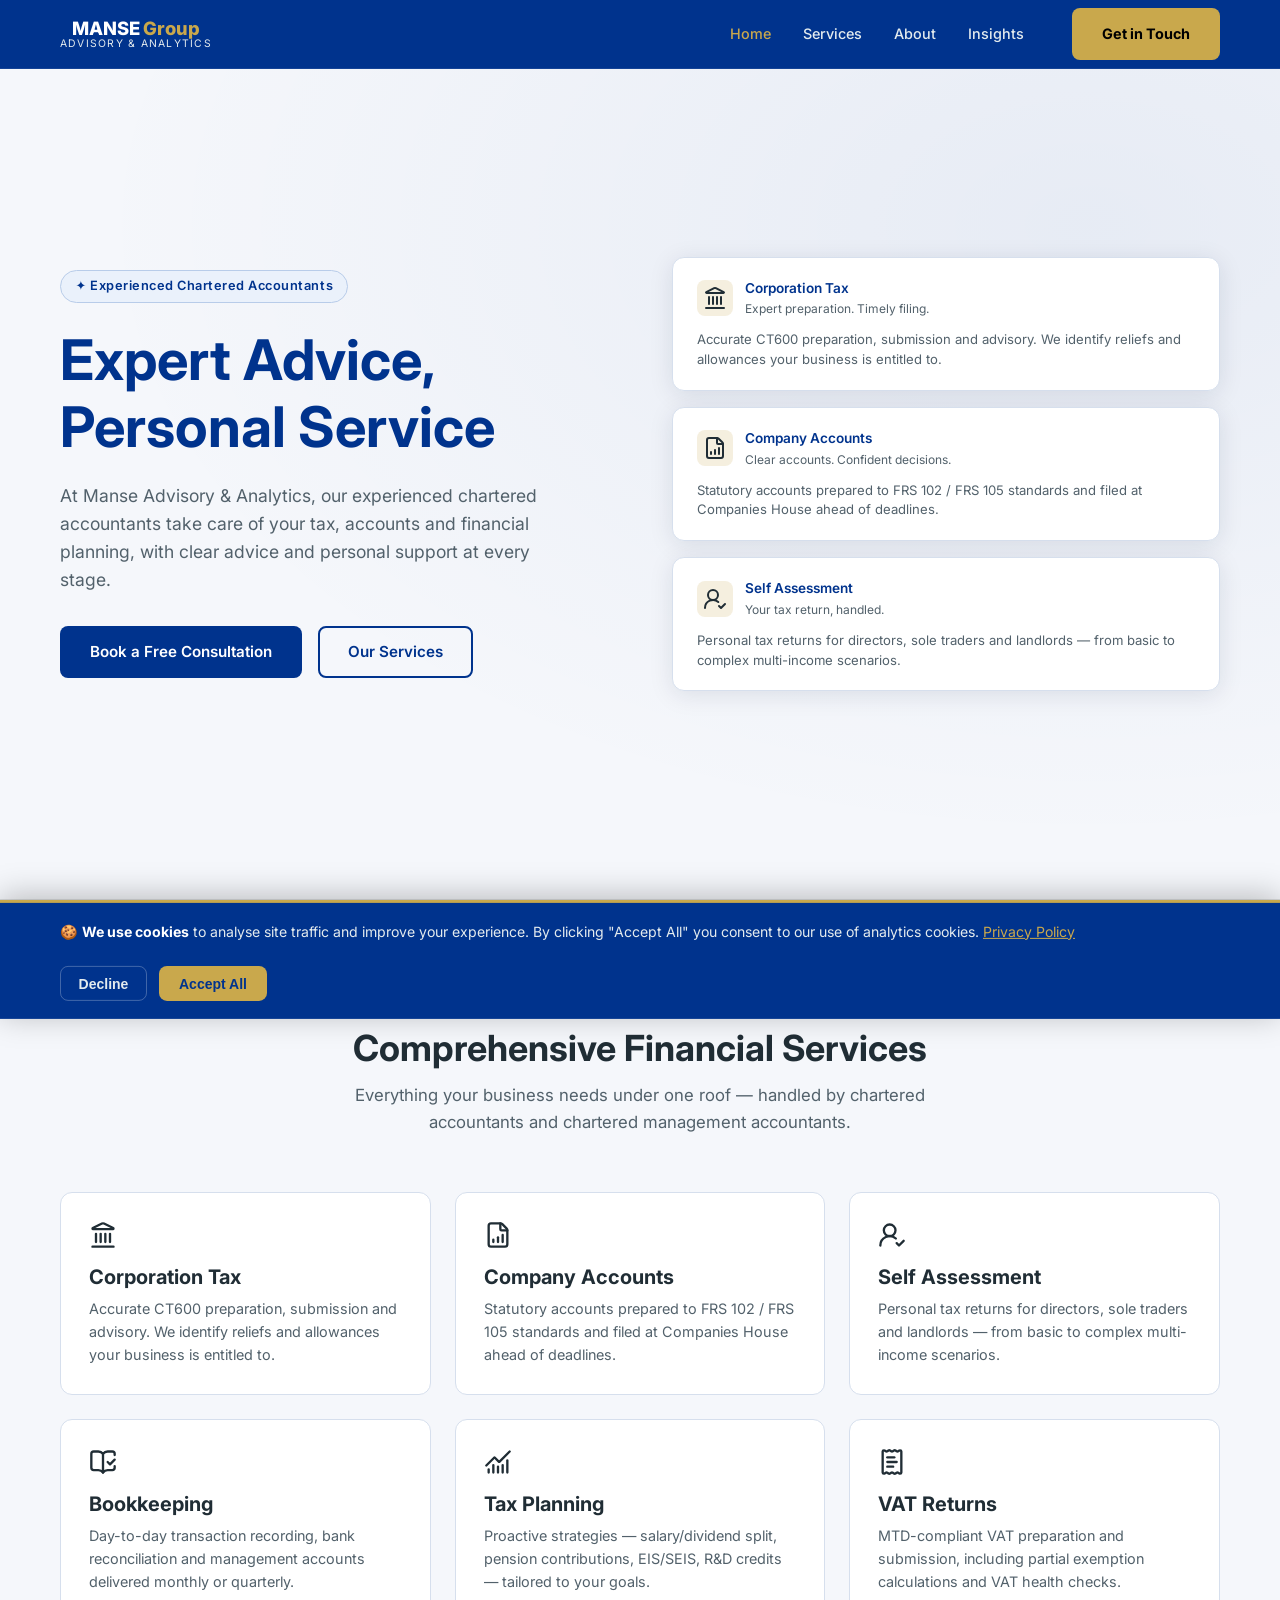
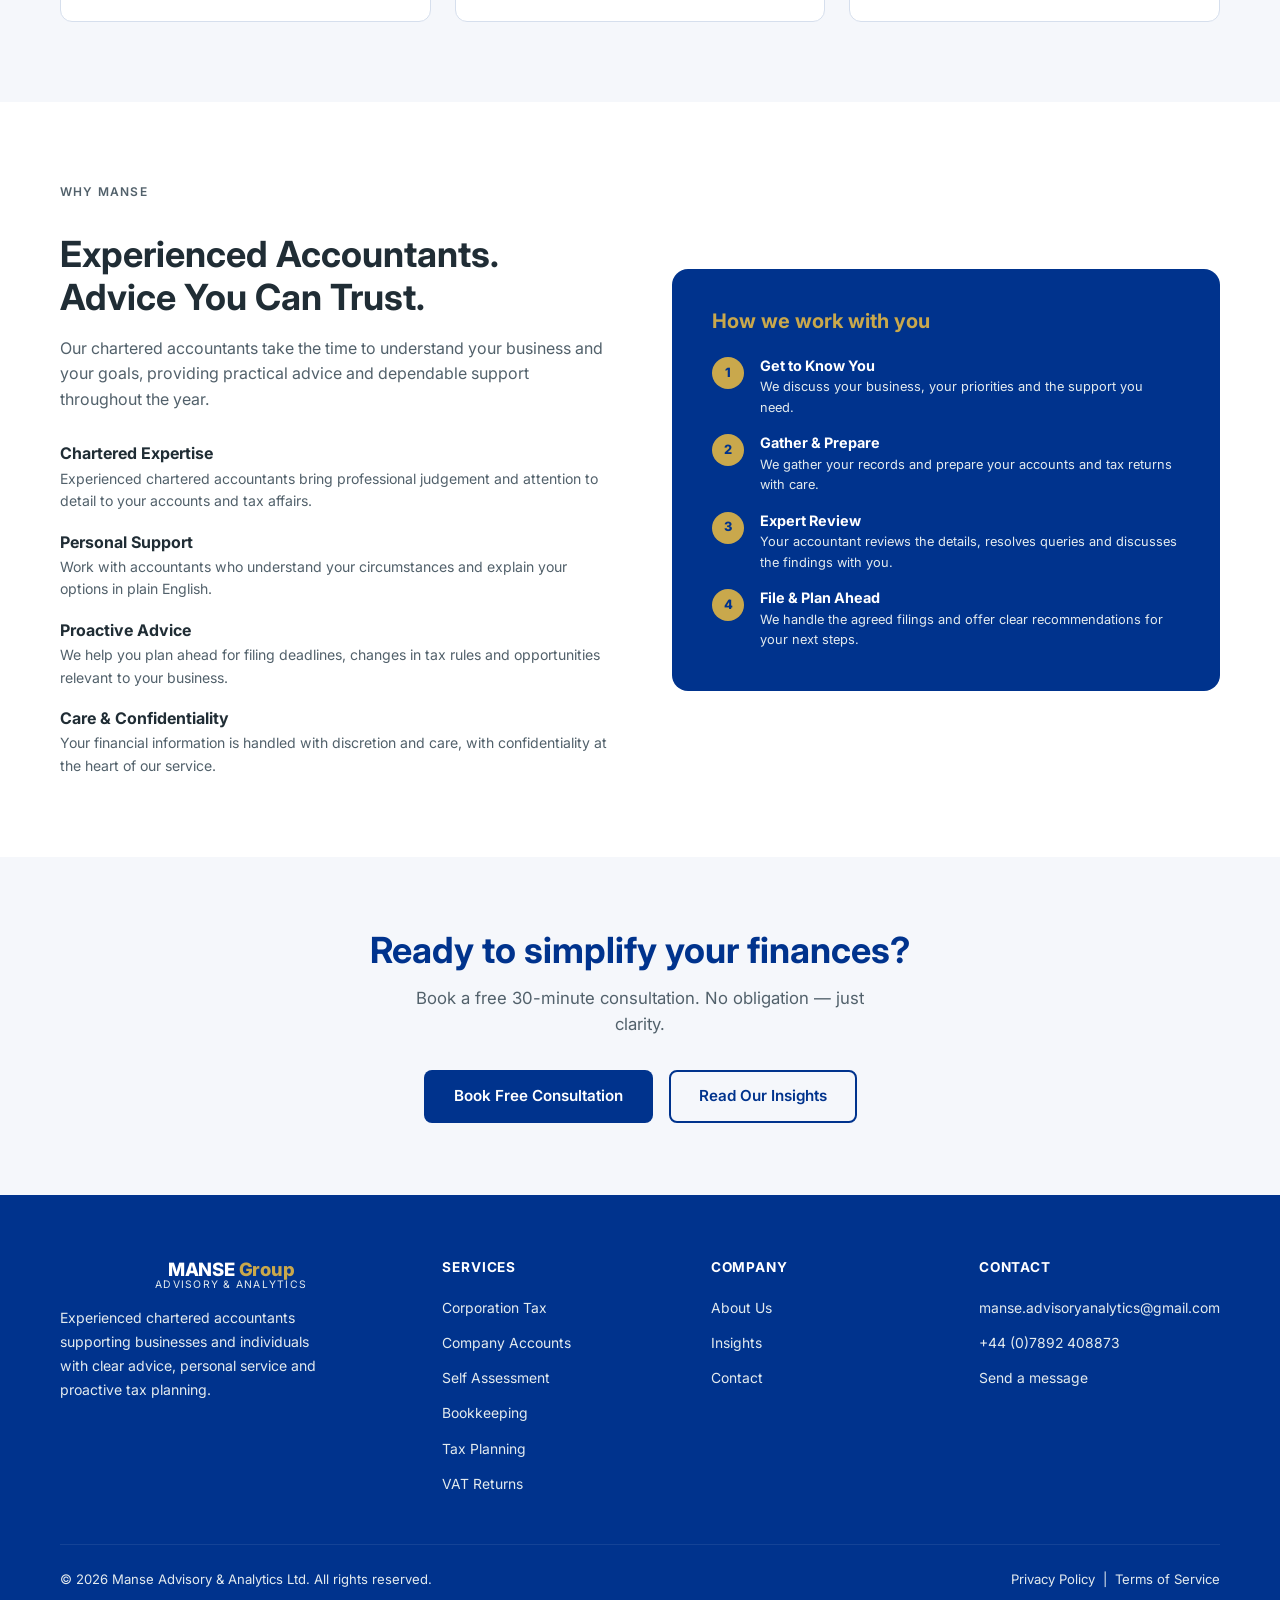
<file: index.html>
<!DOCTYPE html>
<html lang="en">
<head>
  <meta charset="UTF-8" />
  <meta name="viewport" content="width=device-width, initial-scale=1.0" />
  <title>MANSE Group - A&A</title>
  <meta name="description" content="Expert accountancy services — corporation tax, VAT, payroll, self-assessment and more — powered by AI and delivered by human professionals." />
  <link rel="preconnect" href="https://fonts.googleapis.com" />
  <link rel="preconnect" href="https://fonts.gstatic.com" crossorigin />
  <link href="https://fonts.googleapis.com/css2?family=Inter:wght@400;500;600;700;800&display=swap" rel="stylesheet" />
  <link rel="icon" type="image/svg+xml" href="favicon.svg" />
  <link rel="stylesheet" href="css/style.css" />
  <!-- GA4 Consent Mode default (must be before gtag loads) -->
  <script>
    window.dataLayer = window.dataLayer || [];
    function gtag(){dataLayer.push(arguments);}
    gtag('consent', 'default', {
      analytics_storage: localStorage.getItem('manse_cookie_consent') === 'granted' ? 'granted' : 'denied'
    });
  </script>
  <script async src="https://www.googletagmanager.com/gtag/js?id=G-XYK1B6R14M"></script>
  <script>
    gtag('js', new Date());
    gtag('config', 'G-XYK1B6R14M');
  </script>
</head>
<!-- Start of Tawk.to Script
<script type="text/javascript">
  var Tawk_API=Tawk_API||{}, Tawk_LoadStart=new Date();
  (function(){
  var s1=document.createElement("script"),s0=document.getElementsByTagName("script")[0];
  s1.async=true;
  s1.src='https://embed.tawk.to/6a2394128705f01c35097189/1jqdfkqfv';
  s1.charset='UTF-8';
  s1.setAttribute('crossorigin','*');
  s0.parentNode.insertBefore(s1,s0);
  })();
</script> -->
<!--End of Tawk.to Script-->
<body>

<!-- ===== NAVBAR ===== -->
<nav class="navbar" aria-label="Main navigation">
  <div class="container nav-inner">
    <a href="index.html" class="nav-logo" aria-label="Manse Advisory & Analytics home">
      <span class="logo-main">MANSE <span>Group</span></span>
      <span class="logo-sub">Advisory &amp; Analytics</span>
    </a>
    <button class="hamburger" aria-label="Toggle menu" aria-expanded="false">
      <span></span><span></span><span></span>
    </button>
    <ul class="nav-links" role="list">
      <li><a href="index.html">Home</a></li>
      <li><a href="index.html#services">Services</a></li>
      <li><a href="index.html#why-us">About</a></li>
      <li><a href="articles.html">Insights</a></li>
      <!-- <li class="nav-item-dropdown">
        <a href="#" class="nav-dropdown-trigger">Resources <span class="chevron">▾</span></a>
        <ul class="nav-dropdown">
          <li><a href="deadlines.html"><span class="dd-icon">📅</span> Tax Deadlines</a></li>
          <li><a href="calculator.html"><span class="dd-icon">🧮</span> Tax Calculator</a></li>
          <li><a href="policies.html"><span class="dd-icon">📋</span> Policy Updates</a></li>
        </ul>
      </li> -->
      <li class="nav-cta"><a href="contact.html" class="btn btn-primary">Get in Touch</a></li>
    </ul>
  </div>
</nav>

<!-- ===== HERO ===== -->
<section class="hero" aria-label="Hero">
  <div class="container hero-grid">
    <div class="hero-content">
      <div class="hero-badge">✦ Experienced Chartered Accountants</div>
      <h1>Expert Advice, <span>Personal Service</span></h1>
      <p class="hero-sub">
        At Manse Advisory &amp; Analytics, our experienced chartered accountants take care of your tax, accounts and financial planning, with clear advice and personal support at every stage.
      </p>
      <div class="hero-actions">
        <a href="contact.html" class="btn btn-primary">Book a Free Consultation</a>
        <a href="index.html#services" class="btn btn-outline">Our Services</a>
      </div>
      <!-- <div class="hero-stats">
        <div class="stat-item">
          <div class="stat-num">100%</div>
          <div class="stat-label">Compliance rate</div>
        </div>
        <div class="stat-item">
          <div class="stat-num">AI+</div>
          <div class="stat-label">Human in the loop</div>
        </div>
        <div class="stat-item">
          <div class="stat-num">48hr</div>
          <div class="stat-label">Avg. turnaround</div>
        </div>
      </div> -->
    </div>

    <div class="hero-visual" aria-hidden="true">
      <div class="card-float">
        <div class="card-float-header">
          <div class="card-float-icon">
            <svg class="lucide lucide-landmark" aria-hidden="true" focusable="false"
              xmlns="http://www.w3.org/2000/svg"
              width="24"
              height="24"
              viewBox="0 0 24 24"
              fill="none"
              stroke="currentColor"
              stroke-width="2"
              stroke-linecap="round"
              stroke-linejoin="round"
            >
              <path d="M10 18v-7" />
              <path d="M11.119 2.205a2 2 0 0 1 1.762 0l7.84 3.846A.5.5 0 0 1 20.5 7h-17a.5.5 0 0 1-.22-.949z" />
              <path d="M14 18v-7" />
              <path d="M18 18v-7" />
              <path d="M3 22h18" />
              <path d="M6 18v-7" />
            </svg>
          </div>
          <div>
            <div class="card-float-title">Corporation Tax</div>
            <div class="card-float-sub">Expert preparation. Timely filing.</div>
          </div>
        </div>
        <div class="card-float-body">Accurate CT600 preparation, submission and advisory. We identify reliefs and allowances your business is entitled to.</div>
        <!-- <div class="ai-chip">⚡ AI-assisted review complete</div> -->
      </div>
      <div class="card-float">
        <div class="card-float-header">
          <div class="card-float-icon">
          <svg class="lucide lucide-file-chart-column-increasing" aria-hidden="true" focusable="false"
            xmlns="http://www.w3.org/2000/svg"
            width="24"
            height="24"
            viewBox="0 0 24 24"
            fill="none"
            stroke="currentColor"
            stroke-width="2"
            stroke-linecap="round"
            stroke-linejoin="round"
          >
            <path d="M6 22a2 2 0 0 1-2-2V4a2 2 0 0 1 2-2h8a2.4 2.4 0 0 1 1.704.706l3.588 3.588A2.4 2.4 0 0 1 20 8v12a2 2 0 0 1-2 2z" />
            <path d="M14 2v5a1 1 0 0 0 1 1h5" />
            <path d="M8 18v-2" />
            <path d="M12 18v-4" />
            <path d="M16 18v-6" />
          </svg>
          </div>
          <div>
            <div class="card-float-title">Company Accounts</div>
            <div class="card-float-sub">Clear accounts. Confident decisions.</div>
          </div>
        </div>
        <div class="card-float-body">Statutory accounts prepared to FRS 102 / FRS 105 standards and filed at Companies House ahead of deadlines.</div>
        <!-- <div class="ai-chip">⚡ 3 anomalies flagged &amp; resolved</div> -->
      </div>
      <div class="card-float">
        <div class="card-float-header">
          <div class="card-float-icon">
            <svg class="lucide lucide-user-round-check" aria-hidden="true" focusable="false"
              xmlns="http://www.w3.org/2000/svg"
              width="24"
              height="24"
              viewBox="0 0 24 24"
              fill="none"
              stroke="currentColor"
              stroke-width="2"
              stroke-linecap="round"
              stroke-linejoin="round"
            >
              <path d="M2 21a8 8 0 0 1 13.292-6" />
              <circle cx="10" cy="8" r="5" />
              <path d="m16 19 2 2 4-4" />
            </svg>
          </div>
          <div>
            <div class="card-float-title">Self Assessment</div>
            <div class="card-float-sub">Your tax return, handled.</div>
          </div>
        </div>
        <div class="card-float-body">Personal tax returns for directors, sole traders and landlords — from basic to complex multi-income scenarios.</div>
        <!-- <div class="ai-chip">⚡ £4,200 saving identified</div> -->
      </div>
    </div>
  </div>
</section>

<!-- ===== ACCREDITATION STRIP ===== -->
<!-- <section class="accreditation" aria-label="Professional accreditations">
  <div class="container accreditation-inner">
    <span class="accreditation-label">Trusted &amp; Accredited Professionals</span>
    <div class="badges-row">
      <div class="badge">
        <span class="badge-abbr">ACA</span>
        <span class="badge-name">ICAEW Chartered Accountant</span>
      </div>
      <div class="badge">
        <span class="badge-abbr">CIMA</span>
        <span class="badge-name">Chartered Management Accountant</span>
      </div>
      <div class="badge">
        <span class="badge-abbr">ACCA</span>
        <span class="badge-name">Certified Chartered Accountant</span>
      </div>
      <div class="badge">
        <span class="badge-abbr">AAT</span>
        <span class="badge-name">Accounting Technician</span>
      </div>
       <div class="badge">
        <span class="badge-abbr">HMRC</span>
        <span class="badge-name">Registered Tax Agent</span>
      </div> 
    </div>
  </div>
</section> -->

<!-- ===== SERVICES ===== -->
<section class="services" id="services">
  <div class="container">
    <div class="section-header fade-in">
      <p class="section-label">What we do</p>
      <h2>Comprehensive Financial Services</h2>
      <p>Everything your business needs under one roof — handled by chartered accountants and chartered management accountants.</p>
    </div>

    <div class="services-grid">
      <div class="service-card fade-in">
        <span class="service-icon">
          <svg class="lucide lucide-landmark" aria-hidden="true" focusable="false"
            xmlns="http://www.w3.org/2000/svg"
            width="24"
            height="24"
            viewBox="0 0 24 24"
            fill="none"
            stroke="currentColor"
            stroke-width="2"
            stroke-linecap="round"
            stroke-linejoin="round"
          >
            <path d="M10 18v-7" />
            <path d="M11.119 2.205a2 2 0 0 1 1.762 0l7.84 3.846A.5.5 0 0 1 20.5 7h-17a.5.5 0 0 1-.22-.949z" />
            <path d="M14 18v-7" />
            <path d="M18 18v-7" />
            <path d="M3 22h18" />
            <path d="M6 18v-7" />
          </svg>
        </span>
        <h3>Corporation Tax</h3>
        <p>Accurate CT600 preparation, submission and advisory. We identify reliefs and allowances your business is entitled to.</p>
        <!-- <div class="ai-tag">⚡ AI-enhanced</div> -->
      </div>
      <div class="service-card fade-in">
        <span class="service-icon">
          <svg class="lucide lucide-file-chart-column-increasing" aria-hidden="true" focusable="false"
            xmlns="http://www.w3.org/2000/svg"
            width="24"
            height="24"
            viewBox="0 0 24 24"
            fill="none"
            stroke="currentColor"
            stroke-width="2"
            stroke-linecap="round"
            stroke-linejoin="round"
          >
            <path d="M6 22a2 2 0 0 1-2-2V4a2 2 0 0 1 2-2h8a2.4 2.4 0 0 1 1.704.706l3.588 3.588A2.4 2.4 0 0 1 20 8v12a2 2 0 0 1-2 2z" />
            <path d="M14 2v5a1 1 0 0 0 1 1h5" />
            <path d="M8 18v-2" />
            <path d="M12 18v-4" />
            <path d="M16 18v-6" />
          </svg>
        </span>
        <h3>Company Accounts</h3>
        <p>Statutory accounts prepared to FRS 102 / FRS 105 standards and filed at Companies House ahead of deadlines.</p>
        <!-- <div class="ai-tag">⚡ AI-enhanced</div> -->
      </div>
      <div class="service-card fade-in">
        <span class="service-icon">
          <svg class="lucide lucide-user-round-check" aria-hidden="true" focusable="false"
            xmlns="http://www.w3.org/2000/svg"
            width="24"
            height="24"
            viewBox="0 0 24 24"
            fill="none"
            stroke="currentColor"
            stroke-width="2"
            stroke-linecap="round"
            stroke-linejoin="round"
          >
            <path d="M2 21a8 8 0 0 1 13.292-6" />
            <circle cx="10" cy="8" r="5" />
            <path d="m16 19 2 2 4-4" />
          </svg>
        </span>
        <h3>Self Assessment</h3>
        <p>Personal tax returns for directors, sole traders and landlords — from basic to complex multi-income scenarios.</p>
      </div>
      <div class="service-card fade-in">
        <span class="service-icon">
          <svg class="lucide lucide-book-open-check" aria-hidden="true" focusable="false"
            xmlns="http://www.w3.org/2000/svg"
            width="24"
            height="24"
            viewBox="0 0 24 24"
            fill="none"
            stroke="currentColor"
            stroke-width="2"
            stroke-linecap="round"
            stroke-linejoin="round"
          >
            <path d="M12 5v16" />
            <path d="m16 12 2 2 4-4" />
            <path d="M22 6V5a2 2 0 00-1.999-2L16 3.002A5 5 0 0012 5a5 5 0 00-4-2H4a2 2 0 00-2 2v12a2 2 0 001.999 2H8a5 5 0 014 2 5 5 0 014-2h4.001A2 2 0 0022 17v-1.344" />
          </svg>
        </span>
        <h3>Bookkeeping</h3>
        <p>Day-to-day transaction recording, bank reconciliation and management accounts delivered monthly or quarterly.</p>
        <!-- <div class="ai-tag">⚡ AI-enhanced</div> -->
      </div>
      <div class="service-card fade-in">
        <span class="service-icon">
          <svg class="lucide lucide-chart-no-axes-combined" aria-hidden="true" focusable="false"
            xmlns="http://www.w3.org/2000/svg"
            width="24"
            height="24"
            viewBox="0 0 24 24"
            fill="none"
            stroke="currentColor"
            stroke-width="2"
            stroke-linecap="round"
            stroke-linejoin="round"
          >
            <path d="M12 16v5" />
            <path d="M16 14.639V21" />
            <path d="M20 10.656V21" />
            <path d="m22 3-8.646 8.646a.5.5 0 0 1-.708 0L9.354 8.354a.5.5 0 0 0-.707 0L2 15" />
            <path d="M4 18.463V21" />
            <path d="M8 14.656V21" />
          </svg>
        </span>
        <h3>Tax Planning</h3>
        <p>Proactive strategies — salary/dividend split, pension contributions, EIS/SEIS, R&amp;D credits — tailored to your goals.</p>
        <!-- <div class="ai-tag">⚡ AI-enhanced</div> -->
      </div>
      <div class="service-card fade-in">
        <span class="service-icon">
          <svg class="lucide lucide-receipt-text" aria-hidden="true" focusable="false"
            xmlns="http://www.w3.org/2000/svg"
            width="24"
            height="24"
            viewBox="0 0 24 24"
            fill="none"
            stroke="currentColor"
            stroke-width="2"
            stroke-linecap="round"
            stroke-linejoin="round"
          >
            <path d="M13 16H8" />
            <path d="M14 8H8" />
            <path d="M16 12H8" />
            <path d="M4 3a1 1 0 0 1 1-1 1.3 1.3 0 0 1 .7.2l.933.6a1.3 1.3 0 0 0 1.4 0l.934-.6a1.3 1.3 0 0 1 1.4 0l.933.6a1.3 1.3 0 0 0 1.4 0l.933-.6a1.3 1.3 0 0 1 1.4 0l.934.6a1.3 1.3 0 0 0 1.4 0l.933-.6A1.3 1.3 0 0 1 19 2a1 1 0 0 1 1 1v18a1 1 0 0 1-1 1 1.3 1.3 0 0 1-.7-.2l-.933-.6a1.3 1.3 0 0 0-1.4 0l-.934.6a1.3 1.3 0 0 1-1.4 0l-.933-.6a1.3 1.3 0 0 0-1.4 0l-.933.6a1.3 1.3 0 0 1-1.4 0l-.934-.6a1.3 1.3 0 0 0-1.4 0l-.933.6a1.3 1.3 0 0 1-.7.2 1 1 0 0 1-1-1z" />
          </svg>
        </span>
        <h3>VAT Returns</h3>
        <p>MTD-compliant VAT preparation and submission, including partial exemption calculations and VAT health checks.</p>
        <!-- <div class="ai-tag">⚡ AI-enhanced</div> -->
      </div>
      <!-- <div class="service-card fade-in">
        <span class="service-icon">💼</span>
        <h3>Payroll</h3>
        <p>Full payroll bureau service — PAYE, National Insurance, auto-enrolment pension, P60s and P11Ds.</p>
      </div>
      <div class="service-card fade-in">
        <span class="service-icon">☂️</span>
        <h3>Umbrella Companies</h3>
        <p>Compliant umbrella company solutions for contractors and agencies — fully IR35-aware.</p>
      </div>
      <div class="service-card fade-in">
        <span class="service-icon">📋</span>
        <h3>Confirmation Statements</h3>
        <p>Annual confirmation statement (CS01) filing to Companies House — never miss a deadline again.</p>
      </div> -->
    </div>
  </div>
</section>

<!-- ===== WHY US ===== -->
<section class="why-us" id="why-us">
  <div class="container why-grid">
    <div class="why-content fade-in">
      <p class="section-label">Why Manse</p>
      <h2>Experienced Accountants. Advice You Can Trust.</h2>
      <p>Our chartered accountants take the time to understand your business and your goals, providing practical advice and dependable support throughout the year.</p>
      <ul class="why-list">
        <li class="why-item">
          <!-- <div class="why-item-icon">🎓</div> -->
          <div class="why-item-text">
            <h4>Chartered Expertise</h4>
            <p>Experienced chartered accountants bring professional judgement and attention to detail to your accounts and tax affairs.</p>
          </div>
        </li>
        <li class="why-item">
          <!-- <div class="why-item-icon">👩‍💼</div> -->
          <div class="why-item-text">
            <h4>Personal Support</h4>
            <p>Work with accountants who understand your circumstances and explain your options in plain English.</p>
          </div>
        </li>
        <li class="why-item">
          <!-- <div class="why-item-icon">📅</div> -->
          <div class="why-item-text">
            <h4>Proactive Advice</h4>
            <p>We help you plan ahead for filing deadlines, changes in tax rules and opportunities relevant to your business.</p>
          </div>
        </li>
        <li class="why-item">
          <!-- <div class="why-item-icon">🔒</div> -->
          <div class="why-item-text">
            <h4>Care &amp; Confidentiality</h4>
            <p>Your financial information is handled with discretion and care, with confidentiality at the heart of our service.</p>
          </div>
        </li>
      </ul>
    </div>

    <div class="why-visual fade-in" aria-hidden="true">
      <h3>How we work with you</h3>
      <div class="ai-process">
        <div class="process-step">
          <div class="step-num">1</div>
          <div class="step-text">
            <h4>Get to Know You</h4>
            <p>We discuss your business, your priorities and the support you need.</p>
          </div>
        </div>
        <div class="process-step">
          <div class="step-num">2</div>
          <div class="step-text">
            <h4>Gather &amp; Prepare</h4>
            <p>We gather your records and prepare your accounts and tax returns with care.</p>
          </div>
        </div>
        <div class="process-step">
          <div class="step-num">3</div>
          <div class="step-text">
            <h4>Expert Review</h4>
            <p>Your accountant reviews the details, resolves queries and discusses the findings with you.</p>
          </div>
        </div>
        <div class="process-step">
          <div class="step-num">4</div>
          <div class="step-text">
            <h4>File &amp; Plan Ahead</h4>
            <p>We handle the agreed filings and offer clear recommendations for your next steps.</p>
          </div>
        </div>
      </div>
    </div>
  </div>
</section>

<!-- ===== CTA BAND ===== -->
<section class="cta-band">
  <div class="container fade-in">
    <h2>Ready to simplify your finances?</h2>
    <p>Book a free 30-minute consultation. No obligation — just clarity.</p>
    <div class="cta-actions">
      <a href="contact.html" class="btn btn-primary">Book Free Consultation</a>
      <a href="articles.html" class="btn btn-outline">Read Our Insights</a>
    </div>
  </div>
</section>

<!-- ===== FOOTER ===== -->
<footer>
  <div class="container">
    <div class="footer-grid">
      <div class="footer-brand">
        <a href="index.html" class="nav-logo">
          <span class="logo-main">MANSE <span>Group</span></span>
          <span class="logo-sub">Advisory &amp; Analytics</span>
        </a>
        <p>Experienced chartered accountants supporting businesses and individuals with clear advice, personal service and proactive tax planning.</p>
      </div>
      <div class="footer-col">
        <h4>Services</h4>
        <ul role="list">
          <li><a href="index.html#services">Corporation Tax</a></li>
          <li><a href="index.html#services">Company Accounts</a></li>
          <li><a href="index.html#services">Self Assessment</a></li>
          <li><a href="index.html#services">Bookkeeping</a></li>
          <li><a href="index.html#services">Tax Planning</a></li>
          <li><a href="index.html#services">VAT Returns</a></li>
        </ul>
      </div>
      <div class="footer-col">
        <h4>Company</h4>
        <ul role="list">
          <li><a href="index.html#why-us">About Us</a></li>
          <li><a href="articles.html">Insights</a></li>
          <li><a href="contact.html">Contact</a></li>
        </ul>
      </div>
      <div class="footer-col">
        <h4>Contact</h4>
        <ul role="list">
          <li><a href="mailto:hello@manseadvisory.co.uk">manse.advisoryanalytics@gmail.com</a></li>
          <li><a href="tel:+447892408873">+44 (0)7892 408873</a></li>
          <li><a href="contact.html">Send a message</a></li>
        </ul>
      </div>
    </div>
    <div class="footer-bottom">
      <span>&copy; 2026 Manse Advisory &amp; Analytics Ltd. All rights reserved.</span>
      <span><a href="#">Privacy Policy</a> &nbsp;|&nbsp; <a href="#">Terms of Service</a></span>
    </div>
  </div>
</footer>

<script src="js/main.js"></script>

<!-- ===== COOKIE CONSENT BANNER ===== -->
<div class="cookie-banner" id="cookieBanner" role="dialog" aria-label="Cookie consent" aria-live="polite">
  <div class="cookie-inner">
    <p class="cookie-text">
      🍪 <strong>We use cookies</strong> to analyse site traffic and improve your experience.
      By clicking "Accept All" you consent to our use of analytics cookies.
      <a href="#">Privacy Policy</a>
    </p>
    <div class="cookie-actions">
      <button class="btn-cookie-decline" id="cookieDecline">Decline</button>
      <button class="btn-cookie-accept" id="cookieAccept">Accept All</button>
    </div>
  </div>
</div>
</body>
</html>
</file>
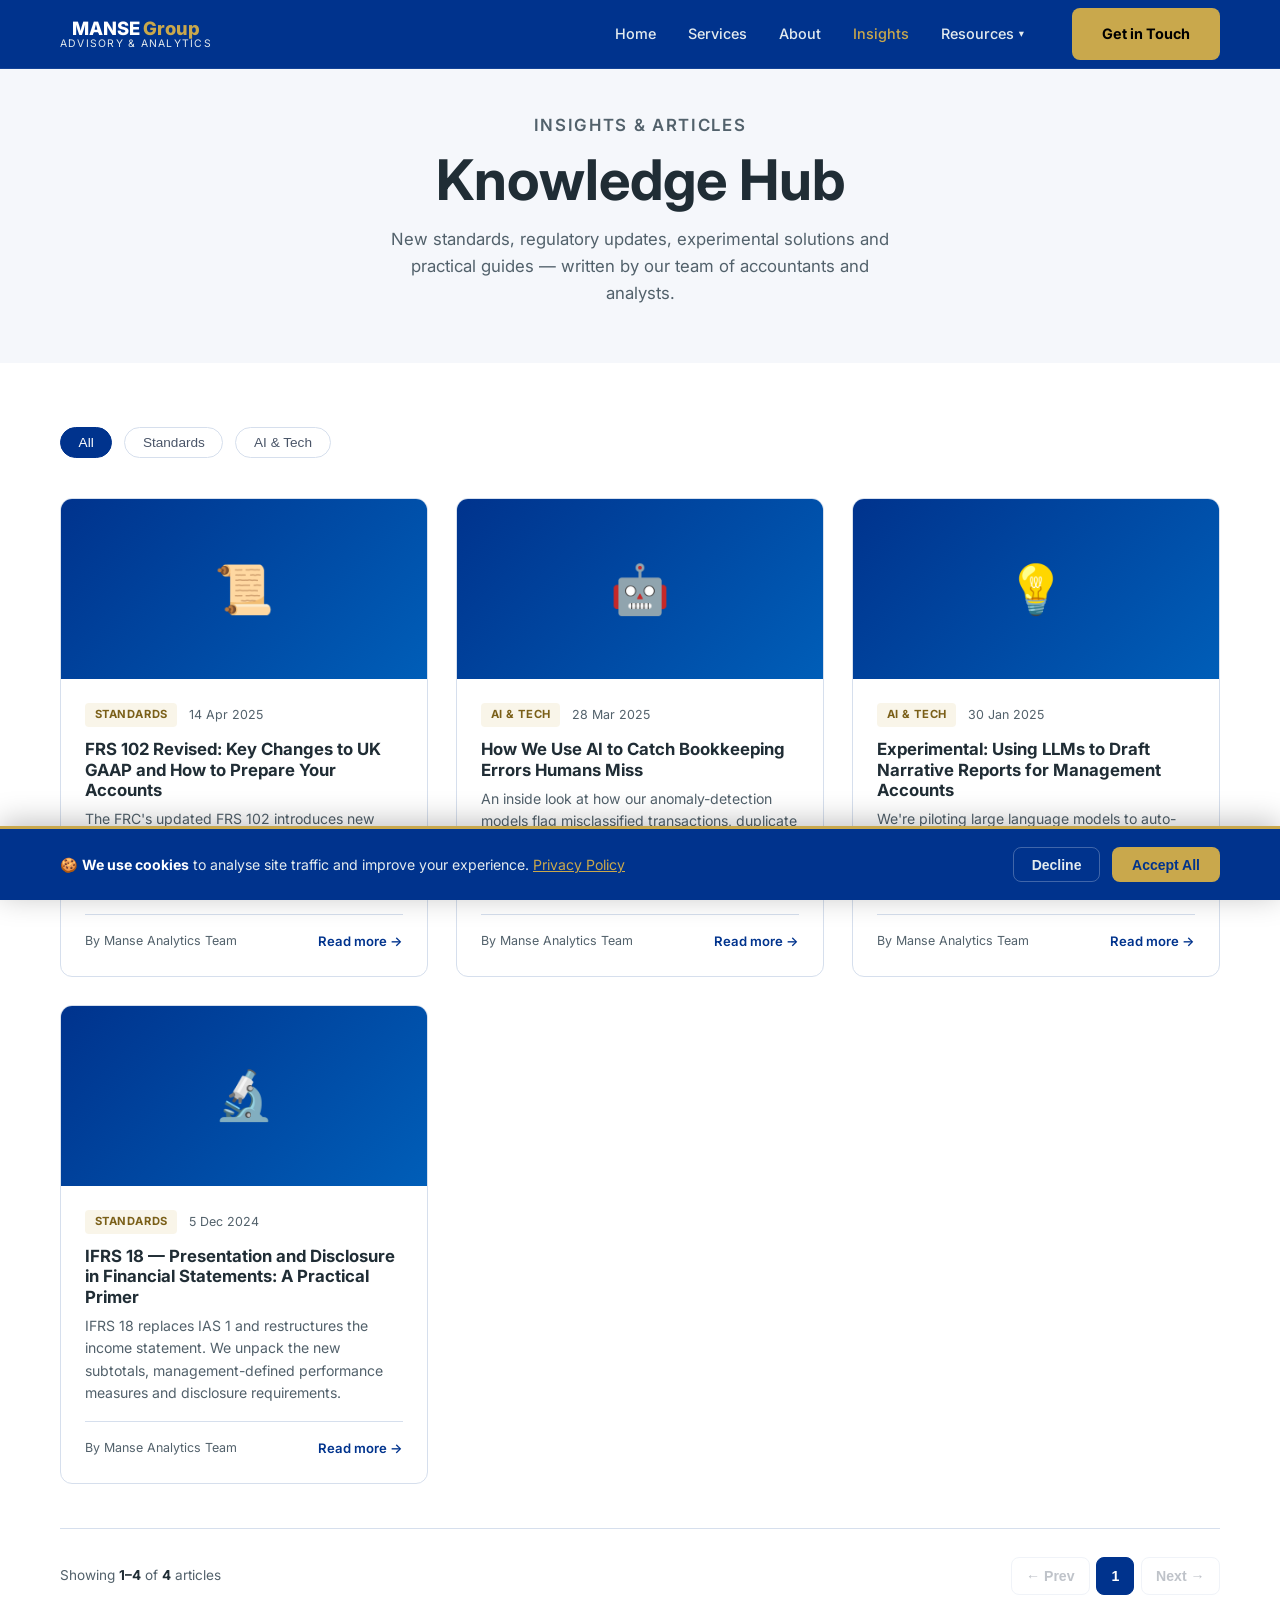
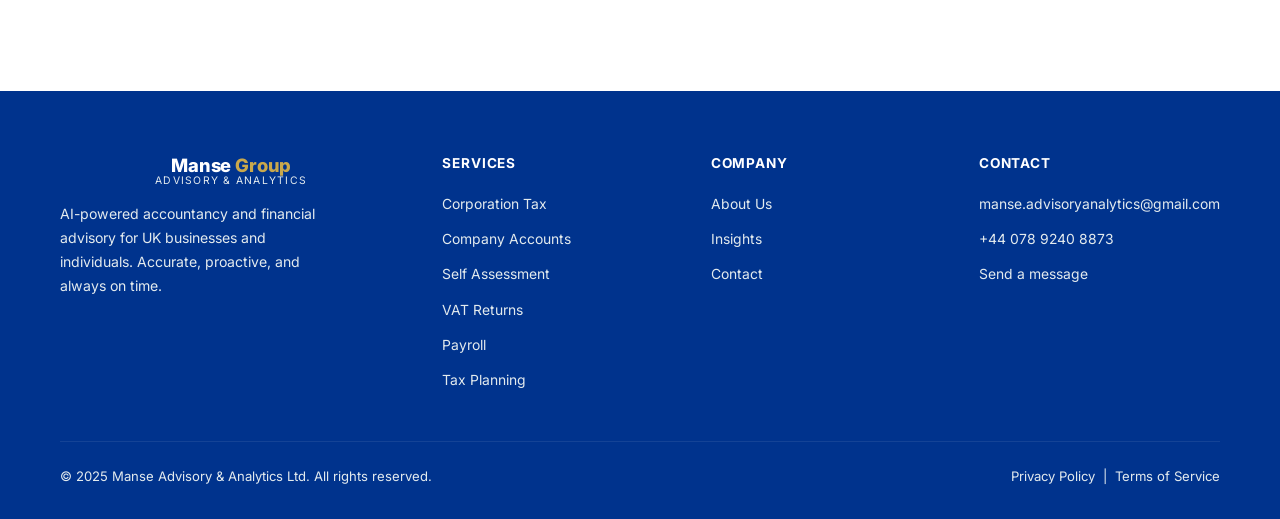
<file: articles.html>
<!DOCTYPE html>
<html lang="en">
<head>
  <meta charset="UTF-8" />
  <meta name="viewport" content="width=device-width, initial-scale=1.0" />
  <title>MANSE Group - A&A</title>
  <meta name="description" content="Articles on tax law changes, accounting standards, AI in finance, and practical guides from the Manse Advisory team." />
  <link rel="preconnect" href="https://fonts.googleapis.com" />
  <link rel="preconnect" href="https://fonts.gstatic.com" crossorigin />
  <link href="https://fonts.googleapis.com/css2?family=Inter:wght@400;500;600;700;800&display=swap" rel="stylesheet" />
  <link rel="icon" type="image/svg+xml" href="favicon.svg" />
  <link rel="stylesheet" href="css/style.css" />
  <!-- Google tag (gtag.js) -->
  <script async src="https://www.googletagmanager.com/gtag/js?id=G-XYK1B6R14M"></script>
  <script>
    window.dataLayer = window.dataLayer || [];
    function gtag(){dataLayer.push(arguments);}
    gtag('js', new Date());
    gtag('config', 'G-XYK1B6R14M');
  </script>
</head>
<!-- Start of Tawk.to Script
<script type="text/javascript">
  var Tawk_API=Tawk_API||{}, Tawk_LoadStart=new Date();
  (function(){
  var s1=document.createElement("script"),s0=document.getElementsByTagName("script")[0];
  s1.async=true;
  s1.src='https://embed.tawk.to/6a2394128705f01c35097189/1jqdfkqfv';
  s1.charset='UTF-8';
  s1.setAttribute('crossorigin','*');
  s0.parentNode.insertBefore(s1,s0);
  })();
</script> -->
<body>

<!-- ===== NAVBAR ===== -->
<nav class="navbar" aria-label="Main navigation">
  <div class="container nav-inner">
    <a href="index.html" class="nav-logo" aria-label="Manse Advisory & Analytics home">
      <span class="logo-main">MANSE <span>Group</span></span>
      <span class="logo-sub">Advisory &amp; Analytics</span>
    </a>
    <button class="hamburger" aria-label="Toggle menu" aria-expanded="false">
      <span></span><span></span><span></span>
    </button>
    <ul class="nav-links" role="list">
      <li><a href="index.html">Home</a></li>
      <li><a href="index.html#services">Services</a></li>
      <li><a href="index.html#why-us">About</a></li>
      <li><a href="articles.html">Insights</a></li>
      <li class="nav-item-dropdown">
        <a href="#" class="nav-dropdown-trigger">Resources <span class="chevron">▾</span></a>
        <ul class="nav-dropdown">
          <li><a href="deadlines.html"><span class="dd-icon">📅</span> Tax Deadlines</a></li>
          <li><a href="calculator.html"><span class="dd-icon">🧮</span> Tax Calculator</a></li>
          <li><a href="policies.html"><span class="dd-icon">📋</span> Policy Updates</a></li>
        </ul>
      </li>
      <li class="nav-cta"><a href="contact.html" class="btn btn-primary">Get in Touch</a></li>
    </ul>
  </div>
</nav>

<!-- ===== PAGE HERO ===== -->
<section class="page-hero">
  <div class="container">
    <p class="section-label">Insights &amp; Articles</p>
    <h1>Knowledge Hub</h1>
    <p>New standards, regulatory updates, experimental solutions and practical guides — written by our team of accountants and analysts.</p>
  </div>
</section>

<!-- ===== ARTICLES ===== -->
<section class="articles-section">
  <div class="container">

    <div class="articles-filter" role="group" aria-label="Filter articles by category">
      <button class="filter-btn active" data-filter="all">All</button>
      <!-- <button class="filter-btn" data-filter="tax">Tax &amp; HMRC</button> -->
      <button class="filter-btn" data-filter="standards">Standards</button>
      <button class="filter-btn" data-filter="ai">AI &amp; Tech</button>
      <!-- <button class="filter-btn" data-filter="payroll">Payroll</button>
      <button class="filter-btn" data-filter="vat">VAT</button> -->
    </div>

    <div class="articles-grid">

      <!-- Article 1
      <article class="article-card fade-in" data-category="tax">
        <div class="article-card-img" aria-hidden="true">📊</div>
        <div class="article-card-body">
          <div class="article-meta">
            <span class="article-tag">Tax &amp; HMRC</span>
            <time class="article-date" datetime="2025-05-20">20 May 2025</time>
          </div>
          <h3>Corporation Tax Rate Changes: What Every Director Needs to Know in 2025</h3>
          <p>Following the Spring Statement, we break down the maintained 25% main rate, small profits relief thresholds, and what they mean for your year-end planning.</p>
          <div class="article-footer">
            <span class="article-author">By Samuel Mensah</span>
            <a href="article/corporation-tax-rate-changes-2025.html" class="read-more">Read more →</a>
          </div>
        </div>
      </article> -->

      <!-- Article 2 -->
      <article class="article-card fade-in" data-category="standards">
        <div class="article-card-img" aria-hidden="true">📜</div>
        <div class="article-card-body">
          <div class="article-meta">
            <span class="article-tag">Standards</span>
            <time class="article-date" datetime="2025-04-14">14 Apr 2025</time>
          </div>
          <h3>FRS 102 Revised: Key Changes to UK GAAP and How to Prepare Your Accounts</h3>
          <p>The FRC's updated FRS 102 introduces new lease accounting requirements akin to IFRS 16. We explain the practical impact for small and medium entities.</p>
          <div class="article-footer">
            <span class="article-author">By Manse Analytics Team</span>
            <a href="#" class="read-more">Read more →</a>
          </div>
        </div>
      </article>

      <!-- Article 3 -->
      <article class="article-card fade-in" data-category="ai">
        <div class="article-card-img" aria-hidden="true">🤖</div>
        <div class="article-card-body">
          <div class="article-meta">
            <span class="article-tag">AI &amp; Tech</span>
            <time class="article-date" datetime="2025-03-28">28 Mar 2025</time>
          </div>
          <h3>How We Use AI to Catch Bookkeeping Errors Humans Miss</h3>
          <p>An inside look at how our anomaly-detection models flag misclassified transactions, duplicate invoices and VAT errors — before they become costly problems.</p>
          <div class="article-footer">
            <span class="article-author">By Manse Analytics Team</span>
            <a href="#" class="read-more">Read more →</a>
          </div>
        </div>
      </article>

      <!-- Article 4
      <article class="article-card fade-in" data-category="vat">
        <div class="article-card-img" aria-hidden="true">🧾</div>
        <div class="article-card-body">
          <div class="article-meta">
            <span class="article-tag">VAT</span>
            <time class="article-date" datetime="2025-03-10">10 Mar 2025</time>
          </div>
          <h3>Making Tax Digital for ITSA: The Timeline and What to Do Now</h3>
          <p>MTD for Income Tax Self Assessment is coming for sole traders and landlords with income over £50,000 from April 2026. Here's your action checklist.</p>
          <div class="article-footer">
            <span class="article-author">By Samuel Mensah</span>
            <a href="#" class="read-more">Read more →</a>
          </div>
        </div>
      </article>

      <article class="article-card fade-in" data-category="payroll">
        <div class="article-card-img" aria-hidden="true">💼</div>
        <div class="article-card-body">
          <div class="article-meta">
            <span class="article-tag">Payroll</span>
            <time class="article-date" datetime="2025-02-18">18 Feb 2025</time>
          </div>
          <h3>National Living Wage Rise April 2025: Payroll Impact and Auto-Enrolment Updates</h3>
          <p>The NLW increases to £12.21/hr from April 2025. We cover the ripple effects on payroll calculations, employer NICs and pension contribution thresholds.</p>
          <div class="article-footer">
            <span class="article-author">By Manse Advisory Team</span>
            <a href="#" class="read-more">Read more →</a>
          </div>
        </div>
      </article> -->

      <!-- Article 6 -->
      <article class="article-card fade-in" data-category="ai">
        <div class="article-card-img" aria-hidden="true">💡</div>
        <div class="article-card-body">
          <div class="article-meta">
            <span class="article-tag">AI &amp; Tech</span>
            <time class="article-date" datetime="2025-01-30">30 Jan 2025</time>
          </div>
          <h3>Experimental: Using LLMs to Draft Narrative Reports for Management Accounts</h3>
          <p>We're piloting large language models to auto-generate plain-English commentary on management accounts. Early results, limitations, and what's next.</p>
          <div class="article-footer">
            <span class="article-author">By Manse Analytics Team</span>
            <a href="#" class="read-more">Read more →</a>
          </div>
        </div>
      </article>

      <!-- Article 7
      <article class="article-card fade-in" data-category="tax">
        <div class="article-card-img" aria-hidden="true">🗺️</div>
        <div class="article-card-body">
          <div class="article-meta">
            <span class="article-tag">Tax &amp; HMRC</span>
            <time class="article-date" datetime="2025-01-08">8 Jan 2025</time>
          </div>
          <h3>R&amp;D Tax Relief Reform: Navigating the Merged Scheme for 2025 Claims</h3>
          <p>The merged R&amp;D relief scheme is now fully in effect. We walk through qualifying expenditure, subcontracted R&amp;D rules and the enhanced rate for loss-making SMEs.</p>
          <div class="article-footer">
            <span class="article-author">By Samuel Mensah</span>
            <a href="#" class="read-more">Read more →</a>
          </div>
        </div>
      </article> -->

      <!-- Article 8 -->
      <article class="article-card fade-in" data-category="standards">
        <div class="article-card-img" aria-hidden="true">🔬</div>
        <div class="article-card-body">
          <div class="article-meta">
            <span class="article-tag">Standards</span>
            <time class="article-date" datetime="2024-12-05">5 Dec 2024</time>
          </div>
          <h3>IFRS 18 — Presentation and Disclosure in Financial Statements: A Practical Primer</h3>
          <p>IFRS 18 replaces IAS 1 and restructures the income statement. We unpack the new subtotals, management-defined performance measures and disclosure requirements.</p>
          <div class="article-footer">
            <span class="article-author">By Manse Analytics Team</span>
            <a href="#" class="read-more">Read more →</a>
          </div>
        </div>
      </article>

      <!-- Article 9 -->
      <!-- <article class="article-card fade-in" data-category="tax">
        <div class="article-card-img" aria-hidden="true">☂️</div>
        <div class="article-card-body">
          <div class="article-meta">
            <span class="article-tag">Tax &amp; HMRC</span>
            <time class="article-date" datetime="2024-11-12">12 Nov 2024</time>
          </div>
          <h3>Umbrella Companies &amp; IR35: Staying Compliant Post-2024 Off-Payroll Changes</h3>
          <p>A guide for contractors and hirers on the current IR35 landscape, umbrella company due diligence, and how to spot non-compliant schemes.</p>
          <div class="article-footer">
            <span class="article-author">By Manse Advisory Team</span>
            <a href="#" class="read-more">Read more →</a>
          </div>
        </div>
      </article> -->

    </div>

    <!-- Pagination -->
    <div class="pagination-bar" id="paginationBar" aria-label="Article pagination">
      <p class="pagination-info" id="paginationInfo"></p>
      <div class="pagination-controls" id="paginationControls" role="navigation" aria-label="Page navigation"></div>
    </div>

  </div>
</section>

<!-- ===== FOOTER ===== -->
<footer>
  <div class="container">
    <div class="footer-grid">
      <div class="footer-brand">
        <a href="index.html" class="nav-logo">
          <span class="logo-main">Manse <span>Group</span></span>
          <span class="logo-sub">Advisory &amp; Analytics</span>
        </a>
        <p>AI-powered accountancy and financial advisory for UK businesses and individuals. Accurate, proactive, and always on time.</p>
      </div>
      <div class="footer-col">
        <h4>Services</h4>
        <ul role="list">
          <li><a href="index.html#services">Corporation Tax</a></li>
          <li><a href="index.html#services">Company Accounts</a></li>
          <li><a href="index.html#services">Self Assessment</a></li>
          <li><a href="index.html#services">VAT Returns</a></li>
          <li><a href="index.html#services">Payroll</a></li>
          <li><a href="index.html#services">Tax Planning</a></li>
        </ul>
      </div>
      <div class="footer-col">
        <h4>Company</h4>
        <ul role="list">
          <li><a href="index.html#why-us">About Us</a></li>
          <li><a href="articles.html">Insights</a></li>
          <li><a href="contact.html">Contact</a></li>
        </ul>
      </div>
      <div class="footer-col">
        <h4>Contact</h4>
        <ul role="list">
          <li><a href="mailto:manse.advisoryanalytics@gmail.com">manse.advisoryanalytics@gmail.com</a></li>
          <li><a href="tel:+447892408873">+44 078 9240 8873</a></li>
          <li><a href="contact.html">Send a message</a></li>
        </ul>
      </div>
    </div>
    <div class="footer-bottom">
      <span>&copy; 2025 Manse Advisory &amp; Analytics Ltd. All rights reserved.</span>
      <span><a href="#">Privacy Policy</a> &nbsp;|&nbsp; <a href="#">Terms of Service</a></span>
    </div>
  </div>
</footer>

<!-- ===== COOKIE CONSENT BANNER ===== -->
<div class="cookie-banner" id="cookieBanner" role="dialog" aria-label="Cookie consent" aria-live="polite">
  <div class="cookie-inner">
    <p class="cookie-text">🍪 <strong>We use cookies</strong> to analyse site traffic and improve your experience. <a href="#">Privacy Policy</a></p>
    <div class="cookie-actions">
      <button class="btn-cookie-decline" id="cookieDecline">Decline</button>
      <button class="btn-cookie-accept" id="cookieAccept">Accept All</button>
    </div>
  </div>
</div>

<script src="js/main.js"></script>
<script>
(function () {
  'use strict';
  /* ============================================================
     ARTICLES PAGINATION + FILTER
     - 6 cards per page
     - Filter resets to page 1 and re-paginates visible cards
     - Page change scrolls back to the filter bar
  ============================================================ */
  const CARDS_PER_PAGE = 6;

  const filterBtns    = document.querySelectorAll('.filter-btn');
  const allCards      = Array.from(document.querySelectorAll('.article-card'));
  const infoEl        = document.getElementById('paginationInfo');
  const controlsEl    = document.getElementById('paginationControls');
  const filterBarEl   = document.querySelector('.articles-filter');

  let currentPage     = 1;
  let activeFilter    = 'all';

  /* ---- helpers ---- */
  function getVisible() {
    return allCards.filter(c =>
      activeFilter === 'all' || c.dataset.category === activeFilter
    );
  }

  function totalPages(visible) {
    return Math.max(1, Math.ceil(visible.length / CARDS_PER_PAGE));
  }

  /* ---- render cards for the current page ---- */
  function renderCards() {
    const visible = getVisible();
    const pages   = totalPages(visible);

    // clamp page
    if (currentPage > pages) currentPage = pages;

    const start = (currentPage - 1) * CARDS_PER_PAGE;
    const end   = start + CARDS_PER_PAGE;

    // hide all cards and reset inline styles
    allCards.forEach(c => {
      c.style.display = 'none';
      c.style.opacity = '';
      c.style.transform = '';
      c.style.transition = '';
    });

    // no results state
    const grid = document.querySelector('.articles-grid');
    const existingEmpty = grid.querySelector('.no-results');
    if (existingEmpty) existingEmpty.remove();

    if (visible.length === 0) {
      const msg = document.createElement('div');
      msg.className = 'no-results';
      msg.innerHTML = '<strong>No articles found</strong><p>Try selecting a different category.</p>';
      grid.appendChild(msg);
      infoEl.innerHTML = '';
      controlsEl.innerHTML = '';
      return;
    }

    // show only this page's slice
    visible.slice(start, end).forEach((c, i) => {
      c.style.display = '';
      c.style.opacity = '0';
      c.style.transform = 'translateY(20px)';
      c.style.transition = `opacity .35s ease ${i * 60}ms, transform .35s ease ${i * 60}ms`;
      requestAnimationFrame(() => {
        requestAnimationFrame(() => {
          c.style.opacity = '1';
          c.style.transform = 'translateY(0)';
        });
      });
    });

    renderPagination(visible.length, pages);
  }

  /* ---- render pagination controls ---- */
  function renderPagination(total, pages) {
    const start = (currentPage - 1) * CARDS_PER_PAGE + 1;
    const end   = Math.min(currentPage * CARDS_PER_PAGE, total);

    infoEl.innerHTML =
      `Showing <strong>${start}–${end}</strong> of <strong>${total}</strong> article${total !== 1 ? 's' : ''}`;

    controlsEl.innerHTML = '';

    /* Prev button */
    const prev = makeBtn('← Prev', 'prev-btn', currentPage === 1);
    prev.addEventListener('click', () => goTo(currentPage - 1));
    controlsEl.appendChild(prev);

    /* Page number buttons — always show first, last, current ±1, with dots */
    const nums = buildPageRange(currentPage, pages);
    nums.forEach(item => {
      if (item === '…') {
        const dots = document.createElement('span');
        dots.className = 'page-dots';
        dots.textContent = '…';
        controlsEl.appendChild(dots);
      } else {
        const btn = makeBtn(String(item), 'num-btn', false);
        if (item === currentPage) btn.classList.add('active');
        btn.setAttribute('aria-label', `Page ${item}`);
        if (item === currentPage) btn.setAttribute('aria-current', 'page');
        btn.addEventListener('click', () => goTo(item));
        controlsEl.appendChild(btn);
      }
    });

    /* Next button */
    const next = makeBtn('Next →', 'next-btn', currentPage === pages);
    next.addEventListener('click', () => goTo(currentPage + 1));
    controlsEl.appendChild(next);
  }

  function makeBtn(label, cls, disabled) {
    const b = document.createElement('button');
    b.className = `page-btn ${cls}`;
    b.textContent = label;
    b.disabled = disabled;
    return b;
  }

  /* produce e.g. [1, 2, '…', 8] or [1, '…', 4, 5, 6, '…', 10] */
  function buildPageRange(current, total) {
    if (total <= 7) return Array.from({ length: total }, (_, i) => i + 1);
    const range = new Set([1, total, current, current - 1, current + 1]
      .filter(n => n >= 1 && n <= total));
    const sorted = [...range].sort((a, b) => a - b);
    const result = [];
    let prev = 0;
    for (const n of sorted) {
      if (n - prev > 1) result.push('…');
      result.push(n);
      prev = n;
    }
    return result;
  }

  function goTo(page) {
    currentPage = page;
    renderCards();
    // scroll to top of filter bar
    filterBarEl.scrollIntoView({ behavior: 'smooth', block: 'start' });
  }

  /* ---- filter buttons ---- */
  filterBtns.forEach(btn => {
    btn.addEventListener('click', () => {
      filterBtns.forEach(b => b.classList.remove('active'));
      btn.classList.add('active');
      activeFilter  = btn.dataset.filter;
      currentPage   = 1;
      renderCards();
    });
  });

  /* ---- initial render ---- */
  renderCards();
})();
</script>
</body>
</html>
</file>
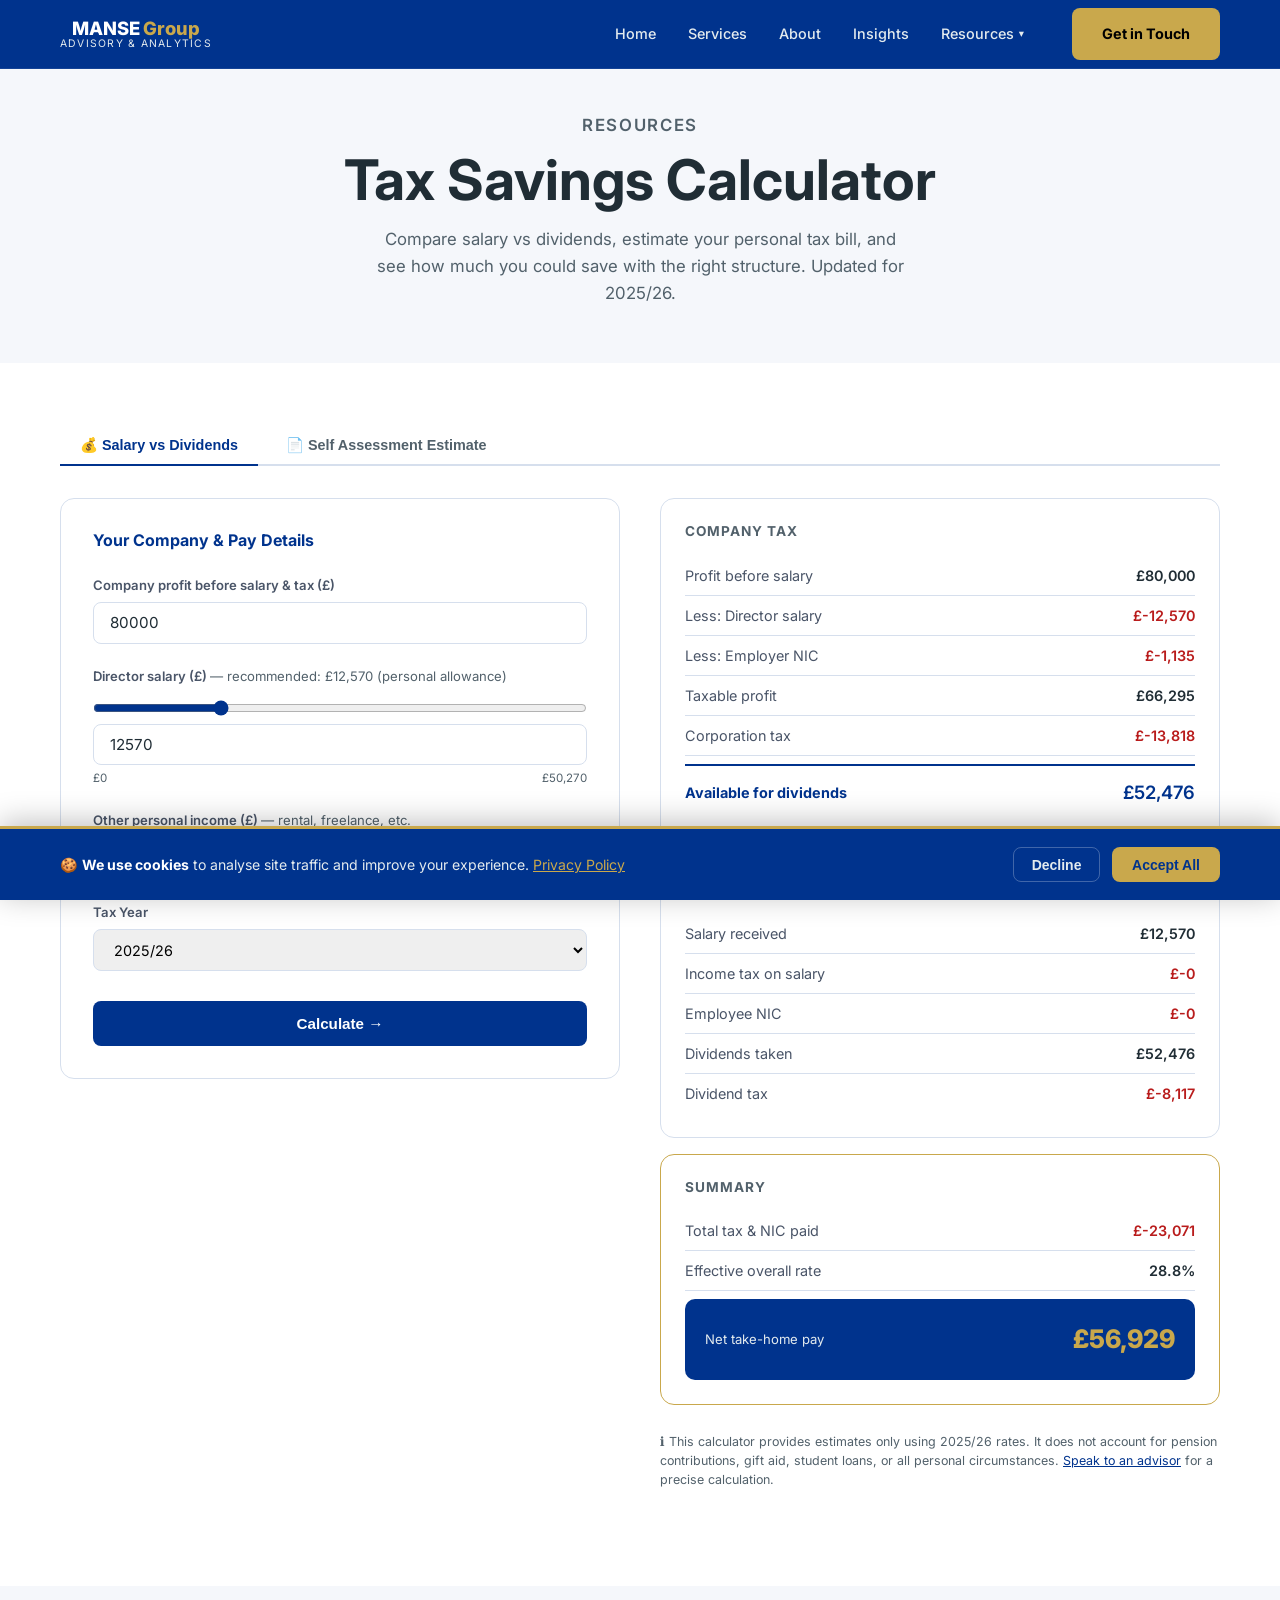
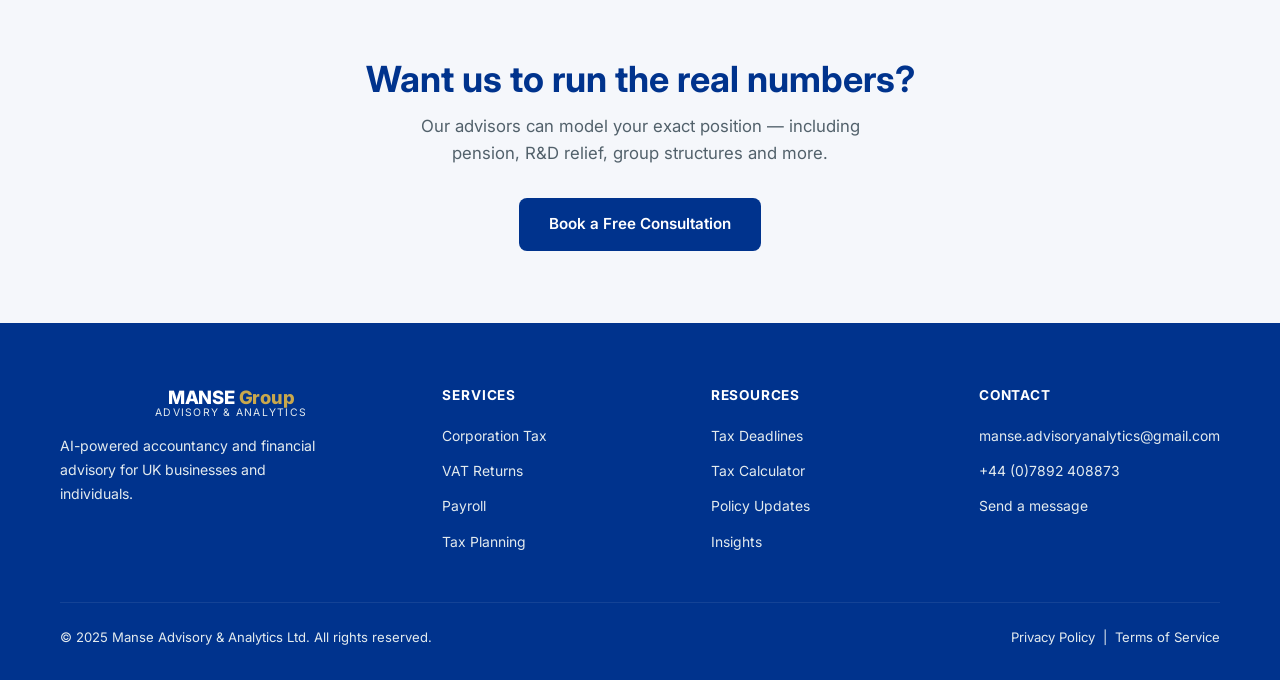
<file: calculator.html>
<!DOCTYPE html>
<html lang="en">
<head>
  <meta charset="UTF-8" />
  <meta name="viewport" content="width=device-width, initial-scale=1.0" />
  <title>Tax Savings Calculator 2025/26 — MANSE Group</title>
  <meta name="description" content="Free UK tax calculator for 2025/26. Compare salary vs dividends, estimate your Self Assessment bill, and find the most tax-efficient pay structure." />
  <link rel="preconnect" href="https://fonts.googleapis.com" />
  <link rel="preconnect" href="https://fonts.gstatic.com" crossorigin />
  <link href="https://fonts.googleapis.com/css2?family=Inter:wght@400;500;600;700;800&display=swap" rel="stylesheet" />
  <link rel="icon" type="image/svg+xml" href="favicon.svg" />
  <link rel="stylesheet" href="css/style.css" />
  <script>
    window.dataLayer = window.dataLayer || [];
    function gtag(){dataLayer.push(arguments);}
    gtag('consent', 'default', {
      analytics_storage: localStorage.getItem('manse_cookie_consent') === 'granted' ? 'granted' : 'denied'
    });
  </script>
  <script async src="https://www.googletagmanager.com/gtag/js?id=G-XYK1B6R14M"></script>
  <script>gtag('js', new Date()); gtag('config', 'G-XYK1B6R14M');</script>
</head>
<!-- Start of Tawk.to Script
<script type="text/javascript">
  var Tawk_API=Tawk_API||{}, Tawk_LoadStart=new Date();
  (function(){
  var s1=document.createElement("script"),s0=document.getElementsByTagName("script")[0];
  s1.async=true;
  s1.src='https://embed.tawk.to/6a2394128705f01c35097189/1jqdfkqfv';
  s1.charset='UTF-8';
  s1.setAttribute('crossorigin','*');
  s0.parentNode.insertBefore(s1,s0);
  })();
</script> -->
<body>

<nav class="navbar" aria-label="Main navigation">
  <div class="container nav-inner">
    <a href="index.html" class="nav-logo">
      <span class="logo-main">MANSE <span>Group</span></span>
      <span class="logo-sub">Advisory &amp; Analytics</span>
    </a>
    <button class="hamburger" aria-label="Toggle menu" aria-expanded="false">
      <span></span><span></span><span></span>
    </button>
    <ul class="nav-links" role="list">
      <li><a href="index.html">Home</a></li>
      <li><a href="index.html#services">Services</a></li>
      <li><a href="index.html#why-us">About</a></li>
      <li><a href="articles.html">Insights</a></li>
      <li class="nav-item-dropdown">
        <a href="#" class="nav-dropdown-trigger">Resources <span class="chevron">▾</span></a>
        <ul class="nav-dropdown">
          <li><a href="deadlines.html"><span class="dd-icon">📅</span> Tax Deadlines</a></li>
          <li><a href="calculator.html"><span class="dd-icon">🧮</span> Tax Calculator</a></li>
          <li><a href="policies.html"><span class="dd-icon">📋</span> Policy Updates</a></li>
        </ul>
      </li>
      <li class="nav-cta"><a href="contact.html" class="btn btn-primary">Get in Touch</a></li>
    </ul>
  </div>
</nav>

<section class="calc-hero">
  <div class="container">
    <p class="section-label">Resources</p>
    <h1>Tax Savings Calculator</h1>
    <p>Compare salary vs dividends, estimate your personal tax bill, and see how much you could save with the right structure. Updated for 2025/26.</p>
  </div>
</section>

<section class="calc-section">
  <div class="container">

    <div class="calc-tabs" role="tablist">
      <button class="calc-tab active" role="tab" aria-selected="true"  data-tab="divCalc">💰 Salary vs Dividends</button>
      <button class="calc-tab"        role="tab" aria-selected="false" data-tab="saCalc">📄 Self Assessment Estimate</button>
    </div>

    <!-- ===== TAB 1: SALARY VS DIVIDENDS ===== -->
    <div class="calc-panel active" id="divCalc" role="tabpanel">
      <div class="calc-grid">

        <div class="calc-inputs">
          <h3>Your Company &amp; Pay Details</h3>

          <div class="calc-field">
            <label for="companyProfit">Company profit before salary &amp; tax (£)</label>
            <input type="number" id="companyProfit" value="80000" min="0" max="2000000" step="1000" />
          </div>

          <div class="calc-field">
            <label for="salaryAmount">Director salary (£) <span>— recommended: £12,570 (personal allowance)</span></label>
            <input type="range" id="salarySlider" min="0" max="50270" step="100" value="12570" />
            <input type="number" id="salaryAmount" value="12570" min="0" max="50270" step="100" />
            <div class="range-labels"><span>£0</span><span>£50,270</span></div>
          </div>

          <div class="calc-field">
            <label for="otherIncome">Other personal income (£) <span>— rental, freelance, etc.</span></label>
            <input type="number" id="otherIncome" value="0" min="0" max="500000" step="500" />
          </div>

          <div class="calc-field">
            <label for="taxYear">Tax Year</label>
            <select id="taxYear" style="width:100%;padding:.65rem 1rem;border:1px solid var(--border);border-radius:var(--radius);font-family:inherit;font-size:.9rem;">
              <option value="2526" selected>2025/26</option>
              <option value="2425">2024/25</option>
            </select>
          </div>

          <button class="btn btn-navy" id="calcDivBtn" style="width:100%;justify-content:center;margin-top:.5rem;">Calculate →</button>
        </div>

        <div class="calc-results" id="divResults">
          <div class="result-card">
            <h3>Company Tax</h3>
            <div class="result-row"><span class="label">Profit before salary</span><span class="value" id="r_profit">—</span></div>
            <div class="result-row"><span class="label">Less: Director salary</span><span class="value negative" id="r_salary_ded">—</span></div>
            <div class="result-row"><span class="label">Less: Employer NIC</span><span class="value negative" id="r_emp_nic">—</span></div>
            <div class="result-row"><span class="label">Taxable profit</span><span class="value" id="r_taxable_profit">—</span></div>
            <div class="result-row"><span class="label">Corporation tax</span><span class="value negative" id="r_corp_tax">—</span></div>
            <div class="result-row total"><span class="label">Available for dividends</span><span class="value positive" id="r_available_div">—</span></div>
          </div>

          <div class="result-card">
            <h3>Your Personal Tax</h3>
            <div class="result-row"><span class="label">Salary received</span><span class="value" id="r_salary_rec">—</span></div>
            <div class="result-row"><span class="label">Income tax on salary</span><span class="value negative" id="r_inc_tax_sal">—</span></div>
            <div class="result-row"><span class="label">Employee NIC</span><span class="value negative" id="r_emp_nic2">—</span></div>
            <div class="result-row"><span class="label">Dividends taken</span><span class="value" id="r_divs">—</span></div>
            <div class="result-row"><span class="label">Dividend tax</span><span class="value negative" id="r_div_tax">—</span></div>
          </div>

          <div class="result-card" style="border-color:var(--gold);">
            <h3>Summary</h3>
            <div class="result-row"><span class="label">Total tax &amp; NIC paid</span><span class="value negative" id="r_total_tax">—</span></div>
            <div class="result-row"><span class="label">Effective overall rate</span><span class="value" id="r_eff_rate">—</span></div>
            <div class="result-highlight">
              <div><div class="rh-label">Net take-home pay</div></div>
              <div class="rh-value" id="r_takehome">—</div>
            </div>
          </div>

          <p class="calc-disclaimer">
            ℹ️ This calculator provides estimates only using 2025/26 rates. It does not account for pension contributions, gift aid, student loans, or all personal circumstances. <a href="contact.html">Speak to an advisor</a> for a precise calculation.
          </p>
        </div>
      </div>
    </div>

    <!-- ===== TAB 2: SELF ASSESSMENT ===== -->
    <div class="calc-panel" id="saCalc" role="tabpanel">
      <div class="calc-grid">

        <div class="calc-inputs">
          <h3>Your 2025/26 Income</h3>

          <div class="calc-field">
            <label for="sa_employment">Employment income (£) <span>— gross salary from P60</span></label>
            <input type="number" id="sa_employment" value="0" min="0" step="500" />
          </div>
          <div class="calc-field">
            <label for="sa_selfemploy">Self-employment / freelance profit (£)</label>
            <input type="number" id="sa_selfemploy" value="0" min="0" step="500" />
          </div>
          <div class="calc-field">
            <label for="sa_rental">Rental income profit (£) <span>— after allowable expenses</span></label>
            <input type="number" id="sa_rental" value="0" min="0" step="500" />
          </div>
          <div class="calc-field">
            <label for="sa_dividends">Dividends received (£)</label>
            <input type="number" id="sa_dividends" value="0" min="0" step="500" />
          </div>
          <div class="calc-field">
            <label for="sa_savings">Savings interest (£)</label>
            <input type="number" id="sa_savings" value="0" min="0" step="100" />
          </div>
          <div class="calc-field">
            <label for="sa_pension">Pension contributions this year (£) <span>— reduces your taxable income</span></label>
            <input type="number" id="sa_pension" value="0" min="0" step="100" />
          </div>

          <button class="btn btn-navy" id="calcSaBtn" style="width:100%;justify-content:center;margin-top:.5rem;">Estimate Bill →</button>
        </div>

        <div class="calc-results" id="saResults">
          <div class="result-card">
            <h3>Income Breakdown</h3>
            <div class="result-row"><span class="label">Total gross income</span><span class="value" id="sa_r_gross">—</span></div>
            <div class="result-row"><span class="label">Less: Personal allowance</span><span class="value negative" id="sa_r_pa">—</span></div>
            <div class="result-row"><span class="label">Less: Pension relief</span><span class="value negative" id="sa_r_pension">—</span></div>
            <div class="result-row total"><span class="label">Taxable income</span><span class="value" id="sa_r_taxable">—</span></div>
          </div>

          <div class="result-card">
            <h3>Tax &amp; NIC Due</h3>
            <div class="result-row"><span class="label">Income tax</span><span class="value negative" id="sa_r_it">—</span></div>
            <div class="result-row"><span class="label">Dividend tax</span><span class="value negative" id="sa_r_dt">—</span></div>
            <div class="result-row"><span class="label">Class 4 NIC (self-employed)</span><span class="value negative" id="sa_r_nic">—</span></div>
            <div class="result-row total"><span class="label">Estimated SA bill</span><span class="value negative" id="sa_r_bill">—</span></div>
          </div>

          <div class="result-card" style="border-color:var(--gold);">
            <div class="result-highlight">
              <div><div class="rh-label">Estimated net income</div></div>
              <div class="rh-value" id="sa_r_net">—</div>
            </div>
            <div class="result-row" style="margin-top:.75rem;"><span class="label">Effective tax rate</span><span class="value" id="sa_r_rate">—</span></div>
          </div>

          <p class="calc-disclaimer">
            ℹ️ Estimates use 2025/26 rates: personal allowance £12,570, basic rate 20%, higher rate 40%, dividend allowance £500. Student loan repayments, capital gains and all reliefs are not included. <a href="contact.html">Get a precise estimate from our team →</a>
          </p>
        </div>
      </div>
    </div>

  </div>
</section>

<section class="cta-band">
  <div class="container" style="text-align:center;">
    <h2>Want us to run the real numbers?</h2>
    <p style="color:var(--muted);max-width:480px;margin:0 auto 2rem;">Our advisors can model your exact position — including pension, R&amp;D relief, group structures and more.</p>
    <a href="contact.html" class="btn btn-primary">Book a Free Consultation</a>
  </div>
</section>

<footer>
  <div class="container">
    <div class="footer-grid">
      <div class="footer-brand">
        <a href="index.html" class="nav-logo">
          <span class="logo-main">MANSE <span>Group</span></span>
          <span class="logo-sub">Advisory &amp; Analytics</span>
        </a>
        <p>AI-powered accountancy and financial advisory for UK businesses and individuals.</p>
      </div>
      <div class="footer-col">
        <h4>Services</h4>
        <ul role="list">
          <li><a href="index.html#services">Corporation Tax</a></li>
          <li><a href="index.html#services">VAT Returns</a></li>
          <li><a href="index.html#services">Payroll</a></li>
          <li><a href="index.html#services">Tax Planning</a></li>
        </ul>
      </div>
      <div class="footer-col">
        <h4>Resources</h4>
        <ul role="list">
          <li><a href="deadlines.html">Tax Deadlines</a></li>
          <li><a href="calculator.html">Tax Calculator</a></li>
          <li><a href="policies.html">Policy Updates</a></li>
          <li><a href="articles.html">Insights</a></li>
        </ul>
      </div>
      <div class="footer-col">
        <h4>Contact</h4>
        <ul role="list">
          <li><a href="mailto:manse.advisoryanalytics@gmail.com">manse.advisoryanalytics@gmail.com</a></li>
          <li><a href="tel:+447892408873">+44 (0)7892 408873</a></li>
          <li><a href="contact.html">Send a message</a></li>
        </ul>
      </div>
    </div>
    <div class="footer-bottom">
      <span>&copy; 2025 Manse Advisory &amp; Analytics Ltd. All rights reserved.</span>
      <span><a href="#">Privacy Policy</a> &nbsp;|&nbsp; <a href="#">Terms of Service</a></span>
    </div>
  </div>
</footer>

<div class="cookie-banner" id="cookieBanner" role="dialog" aria-label="Cookie consent" aria-live="polite">
  <div class="cookie-inner">
    <p class="cookie-text">🍪 <strong>We use cookies</strong> to analyse site traffic and improve your experience. <a href="#">Privacy Policy</a></p>
    <div class="cookie-actions">
      <button class="btn-cookie-decline" id="cookieDecline">Decline</button>
      <button class="btn-cookie-accept" id="cookieAccept">Accept All</button>
    </div>
  </div>
</div>

<script src="js/main.js"></script>
<script>
(function () {
  'use strict';

  /* ===== TAX CONSTANTS 2025/26 ===== */
  const PA       = 12570;   // Personal allowance
  const BR_LIMIT = 50270;   // Basic rate upper limit
  const HR_LIMIT = 125140;  // Higher rate upper limit
  const DIV_ALLOW = 500;    // Dividend allowance
  const CORP_SMALL = 19/100;
  const CORP_MAIN  = 25/100;
  const CORP_LOW   = 50000;
  const CORP_HIGH  = 250000;

  function fmt(n) {
    return '£' + Math.round(n).toLocaleString('en-GB');
  }
  function pct(n) { return (n * 100).toFixed(1) + '%'; }

  /* Corporation tax with marginal relief */
  function corpTax(profit) {
    if (profit <= 0) return 0;
    if (profit <= CORP_LOW)  return profit * CORP_SMALL;
    if (profit >= CORP_HIGH) return profit * CORP_MAIN;
    const grossTax = profit * CORP_MAIN;
    const relief   = (CORP_HIGH - profit) * (3/200);
    return grossTax - relief;
  }

  /* Income tax on non-dividend income */
  function incomeTax(income, pa) {
    const taxable = Math.max(0, income - pa);
    const basic   = Math.min(taxable, BR_LIMIT - pa);
    const higher  = Math.min(Math.max(0, taxable - (BR_LIMIT - pa)), HR_LIMIT - BR_LIMIT);
    const addl    = Math.max(0, taxable - (HR_LIMIT - pa));
    return basic * 0.20 + higher * 0.40 + addl * 0.45;
  }

  /* Dividend tax — dividends sit on top of other income */
  function dividendTax(divs, otherIncome, pa) {
    if (divs <= 0) return 0;
    const taxableDiv = Math.max(0, divs - DIV_ALLOW);
    // How much of the basic rate band is used by other income?
    const otherTaxable = Math.max(0, otherIncome - pa);
    const basicUsed    = Math.min(otherTaxable, BR_LIMIT - pa);
    const basicLeft    = Math.max(0, (BR_LIMIT - pa) - basicUsed);
    const basicDiv     = Math.min(taxableDiv, basicLeft);
    const higherDiv    = Math.min(Math.max(0, taxableDiv - basicLeft), HR_LIMIT - BR_LIMIT);
    const addlDiv      = Math.max(0, taxableDiv - basicLeft - (HR_LIMIT - BR_LIMIT));
    return basicDiv * 0.0875 + higherDiv * 0.3375 + addlDiv * 0.3935;
  }

  /* Employee NIC: 8% on £12,570–£50,270, 2% above */
  function empNIC(salary) {
    if (salary <= 12570) return 0;
    const band1 = Math.min(salary, 50270) - 12570;
    const band2 = Math.max(0, salary - 50270);
    return band1 * 0.08 + band2 * 0.02;
  }

  /* Employer NIC: 15% above £5,000 secondary threshold (2025/26) */
  function empNICer(salary) {
    return Math.max(0, salary - 5000) * 0.15;
  }

  /* ===== SALARY VS DIVIDENDS CALCULATOR ===== */
  function calcDividends() {
    const profit      = parseFloat(document.getElementById('companyProfit').value) || 0;
    const salary      = parseFloat(document.getElementById('salaryAmount').value)  || 0;
    const otherIncome = parseFloat(document.getElementById('otherIncome').value)   || 0;

    const erNIC         = empNICer(salary);
    const taxableProfit = Math.max(0, profit - salary - erNIC);
    const ct            = corpTax(taxableProfit);
    const availableDiv  = Math.max(0, taxableProfit - ct);

    const totalPersonalIncome = salary + otherIncome;
    const itOnSalary          = incomeTax(totalPersonalIncome, PA) - incomeTax(otherIncome, PA);
    const eeNIC               = empNIC(salary);
    const divTax              = dividendTax(availableDiv, totalPersonalIncome, PA);

    const totalTax   = ct + itOnSalary + eeNIC + erNIC + divTax;
    const takeHome   = salary - itOnSalary - eeNIC + availableDiv - divTax;
    const effRate    = profit > 0 ? totalTax / profit : 0;

    document.getElementById('r_profit').textContent        = fmt(profit);
    document.getElementById('r_salary_ded').textContent    = fmt(-salary);
    document.getElementById('r_emp_nic').textContent       = fmt(-erNIC);
    document.getElementById('r_taxable_profit').textContent= fmt(taxableProfit);
    document.getElementById('r_corp_tax').textContent      = fmt(-ct);
    document.getElementById('r_available_div').textContent = fmt(availableDiv);
    document.getElementById('r_salary_rec').textContent    = fmt(salary);
    document.getElementById('r_inc_tax_sal').textContent   = fmt(-itOnSalary);
    document.getElementById('r_emp_nic2').textContent      = fmt(-eeNIC);
    document.getElementById('r_divs').textContent          = fmt(availableDiv);
    document.getElementById('r_div_tax').textContent       = fmt(-divTax);
    document.getElementById('r_total_tax').textContent     = fmt(-totalTax);
    document.getElementById('r_eff_rate').textContent      = pct(effRate);
    document.getElementById('r_takehome').textContent      = fmt(takeHome);
  }

  /* Sync salary slider ↔ number input */
  const slider = document.getElementById('salarySlider');
  const input  = document.getElementById('salaryAmount');
  slider?.addEventListener('input', () => { input.value = slider.value; });
  input?.addEventListener('input',  () => { slider.value = input.value; });

  document.getElementById('calcDivBtn')?.addEventListener('click', calcDividends);
  calcDividends(); // run on load

  /* ===== SELF ASSESSMENT CALCULATOR ===== */
  function calcSA() {
    const employment = parseFloat(document.getElementById('sa_employment').value) || 0;
    const selfEmp    = parseFloat(document.getElementById('sa_selfemploy').value) || 0;
    const rental     = parseFloat(document.getElementById('sa_rental').value)     || 0;
    const dividends  = parseFloat(document.getElementById('sa_dividends').value)  || 0;
    const savings    = parseFloat(document.getElementById('sa_savings').value)    || 0;
    const pension    = parseFloat(document.getElementById('sa_pension').value)    || 0;

    const grossIncome     = employment + selfEmp + rental + savings;
    const pensionRelief   = Math.min(pension, grossIncome);
    const effectivePA     = Math.max(0, PA - Math.max(0, (grossIncome + dividends - 100000) / 2));
    const taxableNonDiv   = Math.max(0, grossIncome - effectivePA - pensionRelief);

    // Income tax bands
    const basic  = Math.min(taxableNonDiv, BR_LIMIT - PA);
    const higher = Math.min(Math.max(0, taxableNonDiv - (BR_LIMIT - PA)), HR_LIMIT - BR_LIMIT);
    const addl   = Math.max(0, taxableNonDiv - (HR_LIMIT - PA));
    const it     = basic * 0.20 + higher * 0.40 + addl * 0.45;

    const dt  = dividendTax(dividends, grossIncome, effectivePA);

    // Class 4 NIC on self-employment profit
    const nic4 = selfEmp > 12570
      ? Math.min(selfEmp, 50270) * 0.09 - 12570 * 0.09 + Math.max(0, selfEmp - 50270) * 0.02
      : 0;

    const totalBill = it + dt + nic4;
    const netIncome = grossIncome + dividends - totalBill;

    document.getElementById('sa_r_gross').textContent   = fmt(grossIncome + dividends);
    document.getElementById('sa_r_pa').textContent      = fmt(-effectivePA);
    document.getElementById('sa_r_pension').textContent = fmt(-pensionRelief);
    document.getElementById('sa_r_taxable').textContent = fmt(taxableNonDiv);
    document.getElementById('sa_r_it').textContent      = fmt(-it);
    document.getElementById('sa_r_dt').textContent      = fmt(-dt);
    document.getElementById('sa_r_nic').textContent     = fmt(-nic4);
    document.getElementById('sa_r_bill').textContent    = fmt(-totalBill);
    document.getElementById('sa_r_net').textContent     = fmt(netIncome);
    const rate = (grossIncome + dividends) > 0 ? totalBill / (grossIncome + dividends) : 0;
    document.getElementById('sa_r_rate').textContent    = pct(rate);
  }

  document.getElementById('calcSaBtn')?.addEventListener('click', calcSA);

  /* ===== TABS ===== */
  document.querySelectorAll('.calc-tab').forEach(tab => {
    tab.addEventListener('click', () => {
      document.querySelectorAll('.calc-tab').forEach(t => { t.classList.remove('active'); t.setAttribute('aria-selected','false'); });
      document.querySelectorAll('.calc-panel').forEach(p => p.classList.remove('active'));
      tab.classList.add('active');
      tab.setAttribute('aria-selected','true');
      document.getElementById(tab.dataset.tab)?.classList.add('active');
    });
  });

})();
</script>
</body>
</html>
</file>
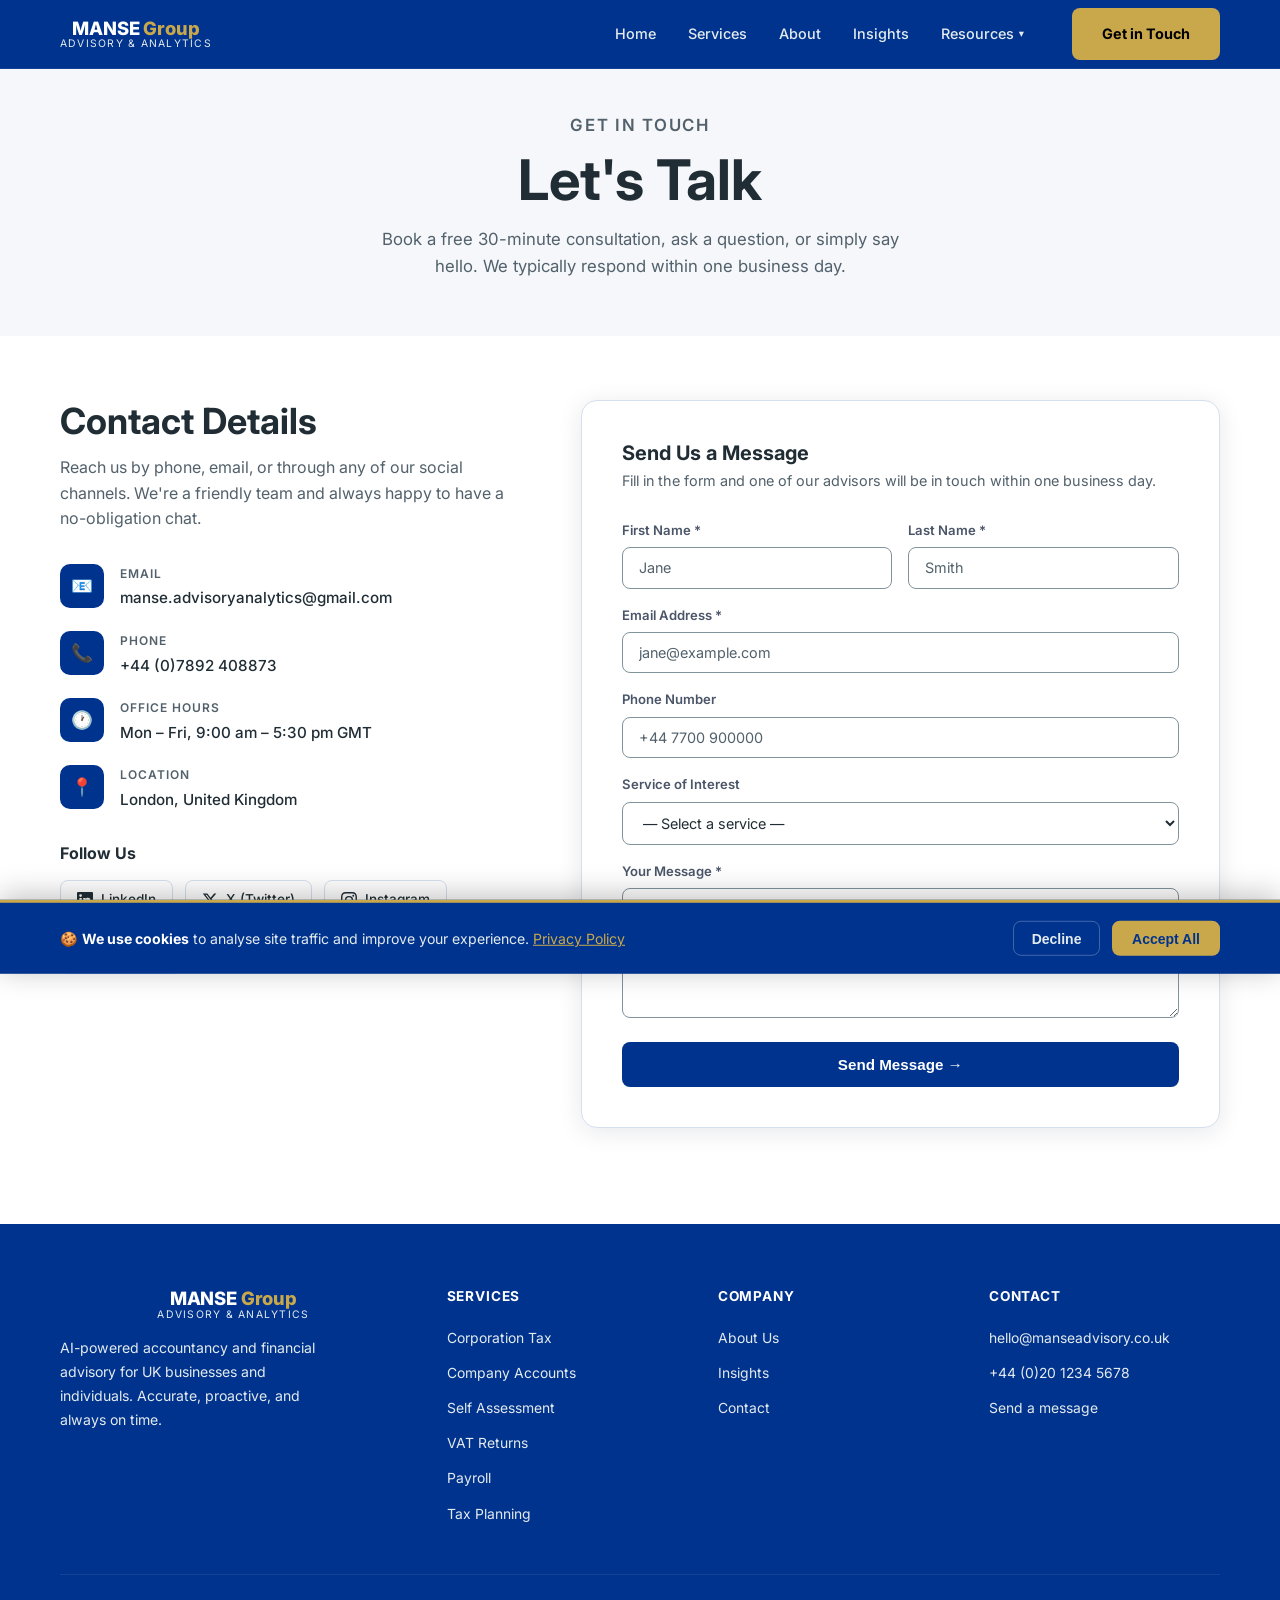
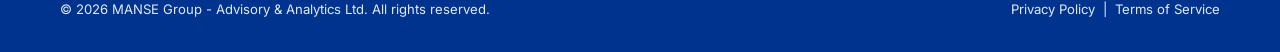
<file: contact.html>
<!DOCTYPE html>
<html lang="en">
<head>
  <meta charset="UTF-8" />
  <meta name="viewport" content="width=device-width, initial-scale=1.0" />
  <title>MANSE Group - A&A</title>
  <meta name="description" content="Get in touch with the Manse Advisory & Analytics team. Book a free consultation or ask us anything about your tax, accounts or financial planning." />
  <link rel="preconnect" href="https://fonts.googleapis.com" />
  <link rel="preconnect" href="https://fonts.gstatic.com" crossorigin />
  <link href="https://fonts.googleapis.com/css2?family=Inter:wght@400;500;600;700;800&display=swap" rel="stylesheet" />
  <link rel="icon" type="image/svg+xml" href="favicon.svg" />
  <link rel="stylesheet" href="css/style.css" />
    <!-- Google tag (gtag.js) -->
  <script async src="https://www.googletagmanager.com/gtag/js?id=G-XYK1B6R14M"></script>
  <script>
    window.dataLayer = window.dataLayer || [];
    function gtag(){dataLayer.push(arguments);}
    gtag('js', new Date());
    gtag('config', 'G-XYK1B6R14M');
  </script>
</head>
<!-- Start of Tawk.to Script
<script type="text/javascript">
  var Tawk_API=Tawk_API||{}, Tawk_LoadStart=new Date();
  (function(){
  var s1=document.createElement("script"),s0=document.getElementsByTagName("script")[0];
  s1.async=true;
  s1.src='https://embed.tawk.to/6a2394128705f01c35097189/1jqdfkqfv';
  s1.charset='UTF-8';
  s1.setAttribute('crossorigin','*');
  s0.parentNode.insertBefore(s1,s0);
  })();
</script> -->
<body>

<!-- ===== NAVBAR ===== -->
<nav class="navbar" aria-label="Main navigation">
  <div class="container nav-inner">
    <a href="index.html" class="nav-logo" aria-label="Manse Advisory & Analytics home">
      <span class="logo-main">MANSE <span>Group</span></span>
      <span class="logo-sub">Advisory &amp; Analytics</span>
    </a>
    <button class="hamburger" aria-label="Toggle menu" aria-expanded="false">
      <span></span><span></span><span></span>
    </button>
    <ul class="nav-links" role="list">
      <li><a href="index.html">Home</a></li>
      <li><a href="index.html#services">Services</a></li>
      <li><a href="index.html#why-us">About</a></li>
      <li><a href="articles.html">Insights</a></li>
      <li class="nav-item-dropdown">
        <a href="#" class="nav-dropdown-trigger">Resources <span class="chevron">▾</span></a>
        <ul class="nav-dropdown">
          <li><a href="deadlines.html"><span class="dd-icon">📅</span> Tax Deadlines</a></li>
          <li><a href="calculator.html"><span class="dd-icon">🧮</span> Tax Calculator</a></li>
          <li><a href="policies.html"><span class="dd-icon">📋</span> Policy Updates</a></li>
        </ul>
      </li>
      <li class="nav-cta"><a href="contact.html" class="btn btn-primary">Get in Touch</a></li>
    </ul>
  </div>
</nav>

<!-- ===== PAGE HERO ===== -->
<section class="page-hero">
  <div class="container">
    <p class="section-label">Get in Touch</p>
    <h1>Let's Talk</h1>
    <p>Book a free 30-minute consultation, ask a question, or simply say hello. We typically respond within one business day.</p>
  </div>
</section>

<!-- ===== CONTACT ===== -->
<section class="contact-section">
  <div class="container contact-grid">

    <!-- Left: info -->
    <div class="contact-info fade-in">
      <h2>Contact Details</h2>
      <p>Reach us by phone, email, or through any of our social channels. We're a friendly team and always happy to have a no-obligation chat.</p>

      <div class="contact-details">
        <div class="contact-item">
          <div class="contact-icon">📧</div>
          <div class="contact-item-text">
            <div class="label">Email</div>
            <a href="mailto:manse.advisoryanalytics@gmail.com">manse.advisoryanalytics@gmail.com</a>
          </div>
        </div>
        <div class="contact-item">
          <div class="contact-icon">📞</div>
          <div class="contact-item-text">
            <div class="label">Phone</div>
            <a href="tel:+447892408873">+44 (0)7892 408873</a>
          </div>
        </div>
        <div class="contact-item">
          <div class="contact-icon">🕐</div>
          <div class="contact-item-text">
            <div class="label">Office Hours</div>
            <span>Mon – Fri, 9:00 am – 5:30 pm GMT</span>
          </div>
        </div>
        <div class="contact-item">
          <div class="contact-icon">📍</div>
          <div class="contact-item-text">
            <div class="label">Location</div>
            <span>London, United Kingdom</span>
          </div>
        </div>
      </div>

      <h3 style="margin-bottom:1rem;font-size:1rem;">Follow Us</h3>
      <div class="social-links">

        <!-- LinkedIn -->
        <a href="https://linkedin.com/company/manseadvisory" target="_blank" rel="noopener noreferrer" class="social-link" aria-label="Manse Advisory on LinkedIn">
          <svg viewBox="0 0 24 24" fill="currentColor" aria-hidden="true">
            <path d="M20.447 20.452h-3.554v-5.569c0-1.328-.027-3.037-1.852-3.037-1.853 0-2.136 1.445-2.136 2.939v5.667H9.351V9h3.414v1.561h.046c.477-.9 1.637-1.85 3.37-1.85 3.601 0 4.267 2.37 4.267 5.455v6.286zM5.337 7.433a2.062 2.062 0 01-2.063-2.065 2.064 2.064 0 112.063 2.065zm1.782 13.019H3.555V9h3.564v11.452zM22.225 0H1.771C.792 0 0 .774 0 1.729v20.542C0 23.227.792 24 1.771 24h20.451C23.2 24 24 23.227 24 22.271V1.729C24 .774 23.2 0 22.222 0h.003z"/>
          </svg>
          LinkedIn
        </a>

        <!-- X / Twitter -->
        <a href="https://twitter.com/manseadvisory" target="_blank" rel="noopener noreferrer" class="social-link" aria-label="Manse Advisory on X (Twitter)">
          <svg viewBox="0 0 24 24" fill="currentColor" aria-hidden="true">
            <path d="M18.244 2.25h3.308l-7.227 8.26 8.502 11.24H16.17l-5.214-6.817L4.99 21.75H1.68l7.73-8.835L1.254 2.25H8.08l4.713 6.231zm-1.161 17.52h1.833L7.084 4.126H5.117z"/>
          </svg>
          X (Twitter)
        </a>

        <!-- Instagram -->
        <a href="https://instagram.com/manseadvisory" target="_blank" rel="noopener noreferrer" class="social-link" aria-label="Manse Advisory on Instagram">
          <svg viewBox="0 0 24 24" fill="currentColor" aria-hidden="true">
            <path d="M12 2.163c3.204 0 3.584.012 4.85.07 3.252.148 4.771 1.691 4.919 4.919.058 1.265.069 1.645.069 4.849 0 3.205-.012 3.584-.069 4.849-.149 3.225-1.664 4.771-4.919 4.919-1.266.058-1.644.07-4.85.07-3.204 0-3.584-.012-4.849-.07-3.26-.149-4.771-1.699-4.919-4.92-.058-1.265-.07-1.644-.07-4.849 0-3.204.013-3.583.07-4.849.149-3.227 1.664-4.771 4.919-4.919 1.266-.057 1.645-.069 4.849-.069zM12 0C8.741 0 8.333.014 7.053.072 2.695.272.273 2.69.073 7.052.014 8.333 0 8.741 0 12c0 3.259.014 3.668.072 4.948.2 4.358 2.618 6.78 6.98 6.98C8.333 23.986 8.741 24 12 24c3.259 0 3.668-.014 4.948-.072 4.354-.2 6.782-2.618 6.979-6.98.059-1.28.073-1.689.073-4.948 0-3.259-.014-3.667-.072-4.947-.196-4.354-2.617-6.78-6.979-6.98C15.668.014 15.259 0 12 0zm0 5.838a6.162 6.162 0 100 12.324 6.162 6.162 0 000-12.324zM12 16a4 4 0 110-8 4 4 0 010 8zm6.406-11.845a1.44 1.44 0 100 2.881 1.44 1.44 0 000-2.881z"/>
          </svg>
          Instagram
        </a>

        <!-- Facebook -->
        <a href="https://facebook.com/manseadvisory" target="_blank" rel="noopener noreferrer" class="social-link" aria-label="Manse Advisory on Facebook">
          <svg viewBox="0 0 24 24" fill="currentColor" aria-hidden="true">
            <path d="M24 12.073c0-6.627-5.373-12-12-12s-12 5.373-12 12c0 5.99 4.388 10.954 10.125 11.854v-8.385H7.078v-3.47h3.047V9.43c0-3.007 1.792-4.669 4.533-4.669 1.312 0 2.686.235 2.686.235v2.953H15.83c-1.491 0-1.956.925-1.956 1.874v2.25h3.328l-.532 3.47h-2.796v8.385C19.612 23.027 24 18.062 24 12.073z"/>
          </svg>
          Facebook
        </a>

      </div>
    </div>

    <!-- Right: form -->
    <div class="contact-form-card fade-in">
      <h3>Send Us a Message</h3>
      <p>Fill in the form and one of our advisors will be in touch within one business day.</p>

      <form id="contactForm" novalidate>
        <div class="form-row">
          <div class="form-group">
            <label for="firstName">First Name *</label>
            <input type="text" id="firstName" name="firstName" placeholder="Jane" required />
          </div>
          <div class="form-group">
            <label for="lastName">Last Name *</label>
            <input type="text" id="lastName" name="lastName" placeholder="Smith" required />
          </div>
        </div>

        <div class="form-group">
          <label for="email">Email Address *</label>
          <input type="email" id="email" name="email" placeholder="jane@example.com" required />
        </div>

        <div class="form-group">
          <label for="phone">Phone Number</label>
          <input type="tel" id="phone" name="phone" placeholder="+44 7700 900000" />
        </div>

        <div class="form-group">
          <label for="service">Service of Interest</label>
          <select id="service" name="service">
            <option value="">— Select a service —</option>
            <option value="corporation-tax">Corporation Tax</option>
            <option value="company-accounts">Company Accounts</option>
            <option value="self-assessment">Self Assessment</option>
            <option value="bookkeeping">Bookkeeping</option>
            <option value="tax-planning">Tax Planning</option>
            <option value="vat">VAT Returns</option>
            <option value="payroll">Payroll</option>
            <option value="umbrella">Umbrella Companies</option>
            <option value="confirmation">Confirmation Statements</option>
            <option value="other">Other / General Enquiry</option>
          </select>
        </div>

        <div class="form-group">
          <label for="message">Your Message *</label>
          <textarea id="message" name="message" placeholder="Tell us a bit about your situation and what you need help with…" required></textarea>
        </div>

        <button type="submit" class="btn btn-navy form-submit">Send Message &rarr;</button>
      </form>

      <div id="formSuccess" class="form-success" role="alert" aria-live="polite">
        <div class="success-icon">📧</div>
        <h3>Email Client Opened</h3>
        <p>Your default email client has opened with your message ready to send. Please click send to complete your submission, and a member of our team will be in touch within one business day.</p>
      </div>
    </div>

  </div>
</section>

<!-- ===== FOOTER ===== -->
<footer>
  <div class="container">
    <div class="footer-grid">
      <div class="footer-brand">
        <a href="index.html" class="nav-logo">
          <span class="logo-main">MANSE <span>Group</span></span>
          <span class="logo-sub">Advisory &amp; Analytics</span>
        </a>
        <p>AI-powered accountancy and financial advisory for UK businesses and individuals. Accurate, proactive, and always on time.</p>
      </div>
      <div class="footer-col">
        <h4>Services</h4>
        <ul role="list">
          <li><a href="index.html#services">Corporation Tax</a></li>
          <li><a href="index.html#services">Company Accounts</a></li>
          <li><a href="index.html#services">Self Assessment</a></li>
          <li><a href="index.html#services">VAT Returns</a></li>
          <li><a href="index.html#services">Payroll</a></li>
          <li><a href="index.html#services">Tax Planning</a></li>
        </ul>
      </div>
      <div class="footer-col">
        <h4>Company</h4>
        <ul role="list">
          <li><a href="index.html#why-us">About Us</a></li>
          <li><a href="articles.html">Insights</a></li>
          <li><a href="contact.html">Contact</a></li>
        </ul>
      </div>
      <div class="footer-col">
        <h4>Contact</h4>
        <ul role="list">
          <li><a href="mailto:hello@manseadvisory.co.uk">hello@manseadvisory.co.uk</a></li>
          <li><a href="tel:+442012345678">+44 (0)20 1234 5678</a></li>
          <li><a href="contact.html">Send a message</a></li>
        </ul>
      </div>
    </div>
    <div class="footer-bottom">
      <span>&copy; 2026 MANSE Group - Advisory &amp; Analytics Ltd. All rights reserved.</span>
      <span><a href="#">Privacy Policy</a> &nbsp;|&nbsp; <a href="#">Terms of Service</a></span>
    </div>
  </div>
</footer>

<script src="js/main.js"></script>
<!-- ===== COOKIE CONSENT BANNER ===== -->
<div class="cookie-banner" id="cookieBanner" role="dialog" aria-label="Cookie consent" aria-live="polite">
  <div class="cookie-inner">
    <p class="cookie-text">🍪 <strong>We use cookies</strong> to analyse site traffic and improve your experience. <a href="#">Privacy Policy</a></p>
    <div class="cookie-actions">
      <button class="btn-cookie-decline" id="cookieDecline">Decline</button>
      <button class="btn-cookie-accept" id="cookieAccept">Accept All</button>
    </div>
  </div>
</div>
</body>
</html>
</file>
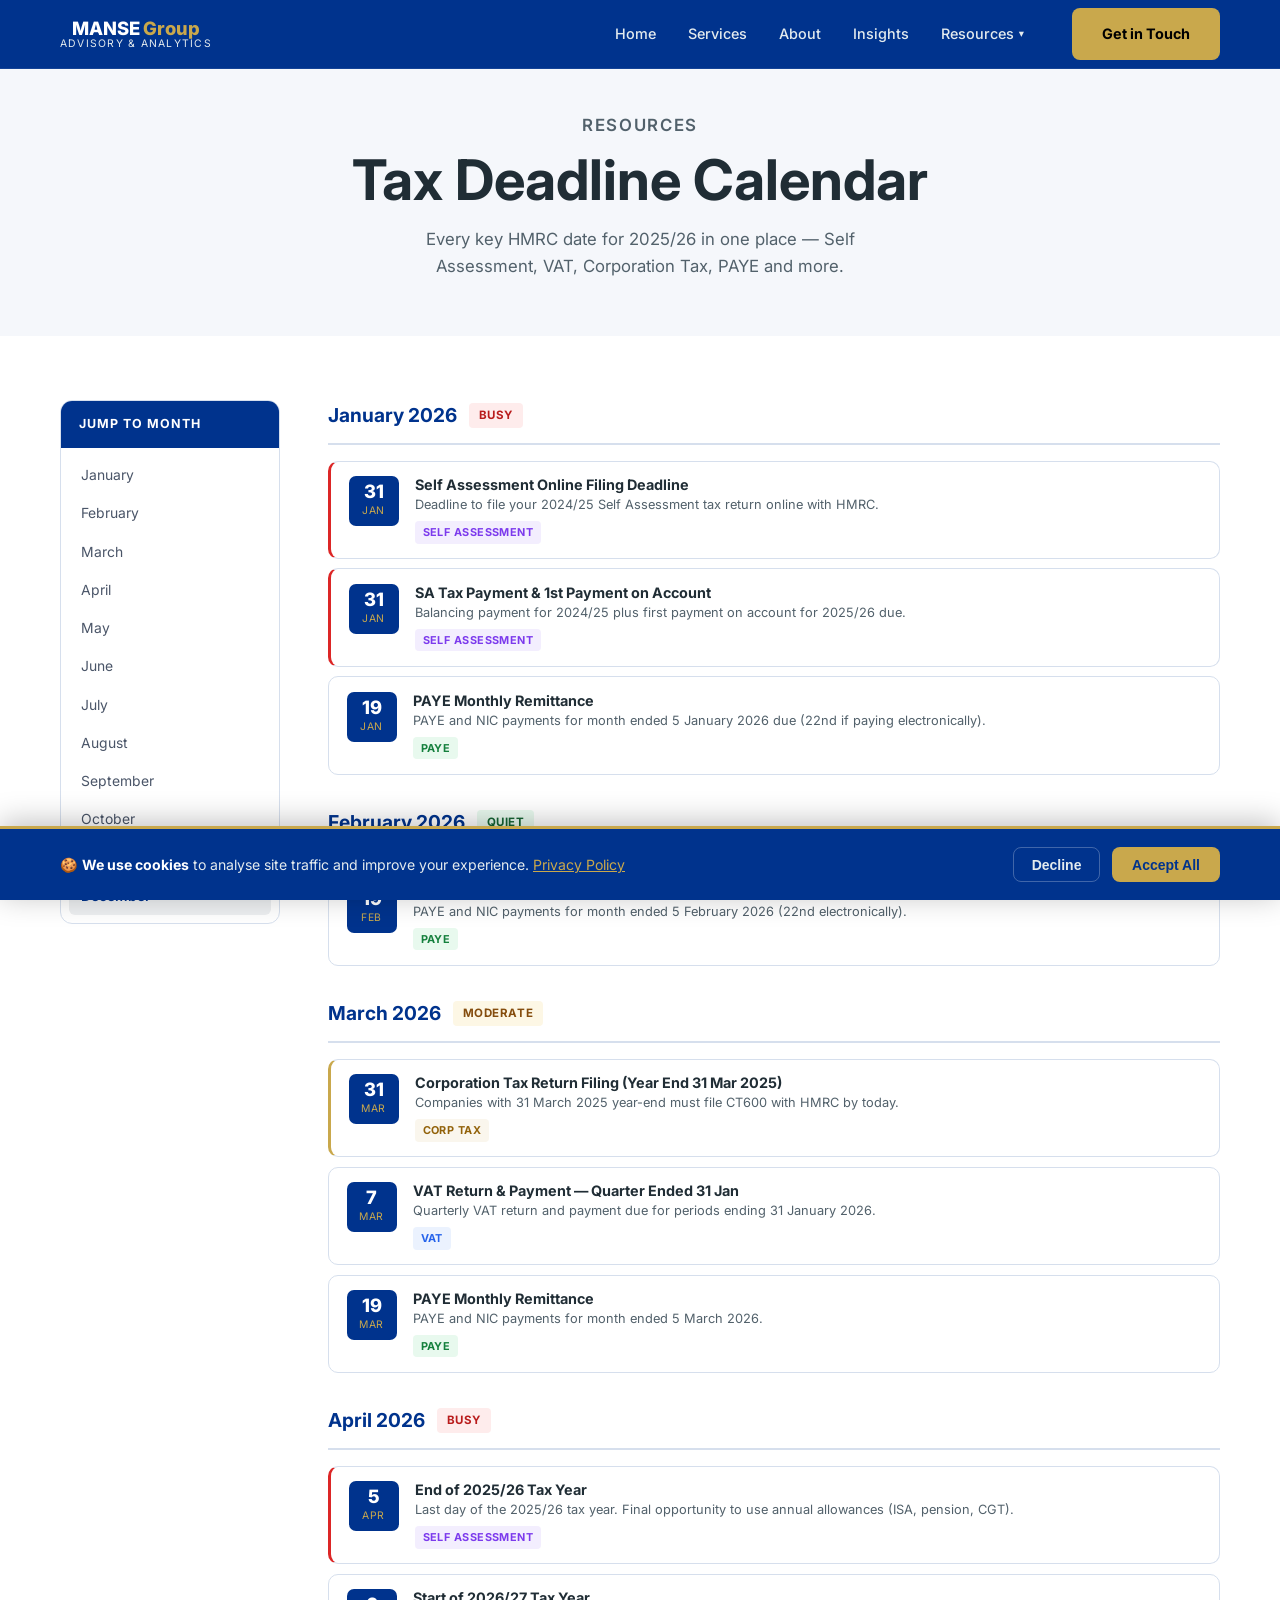
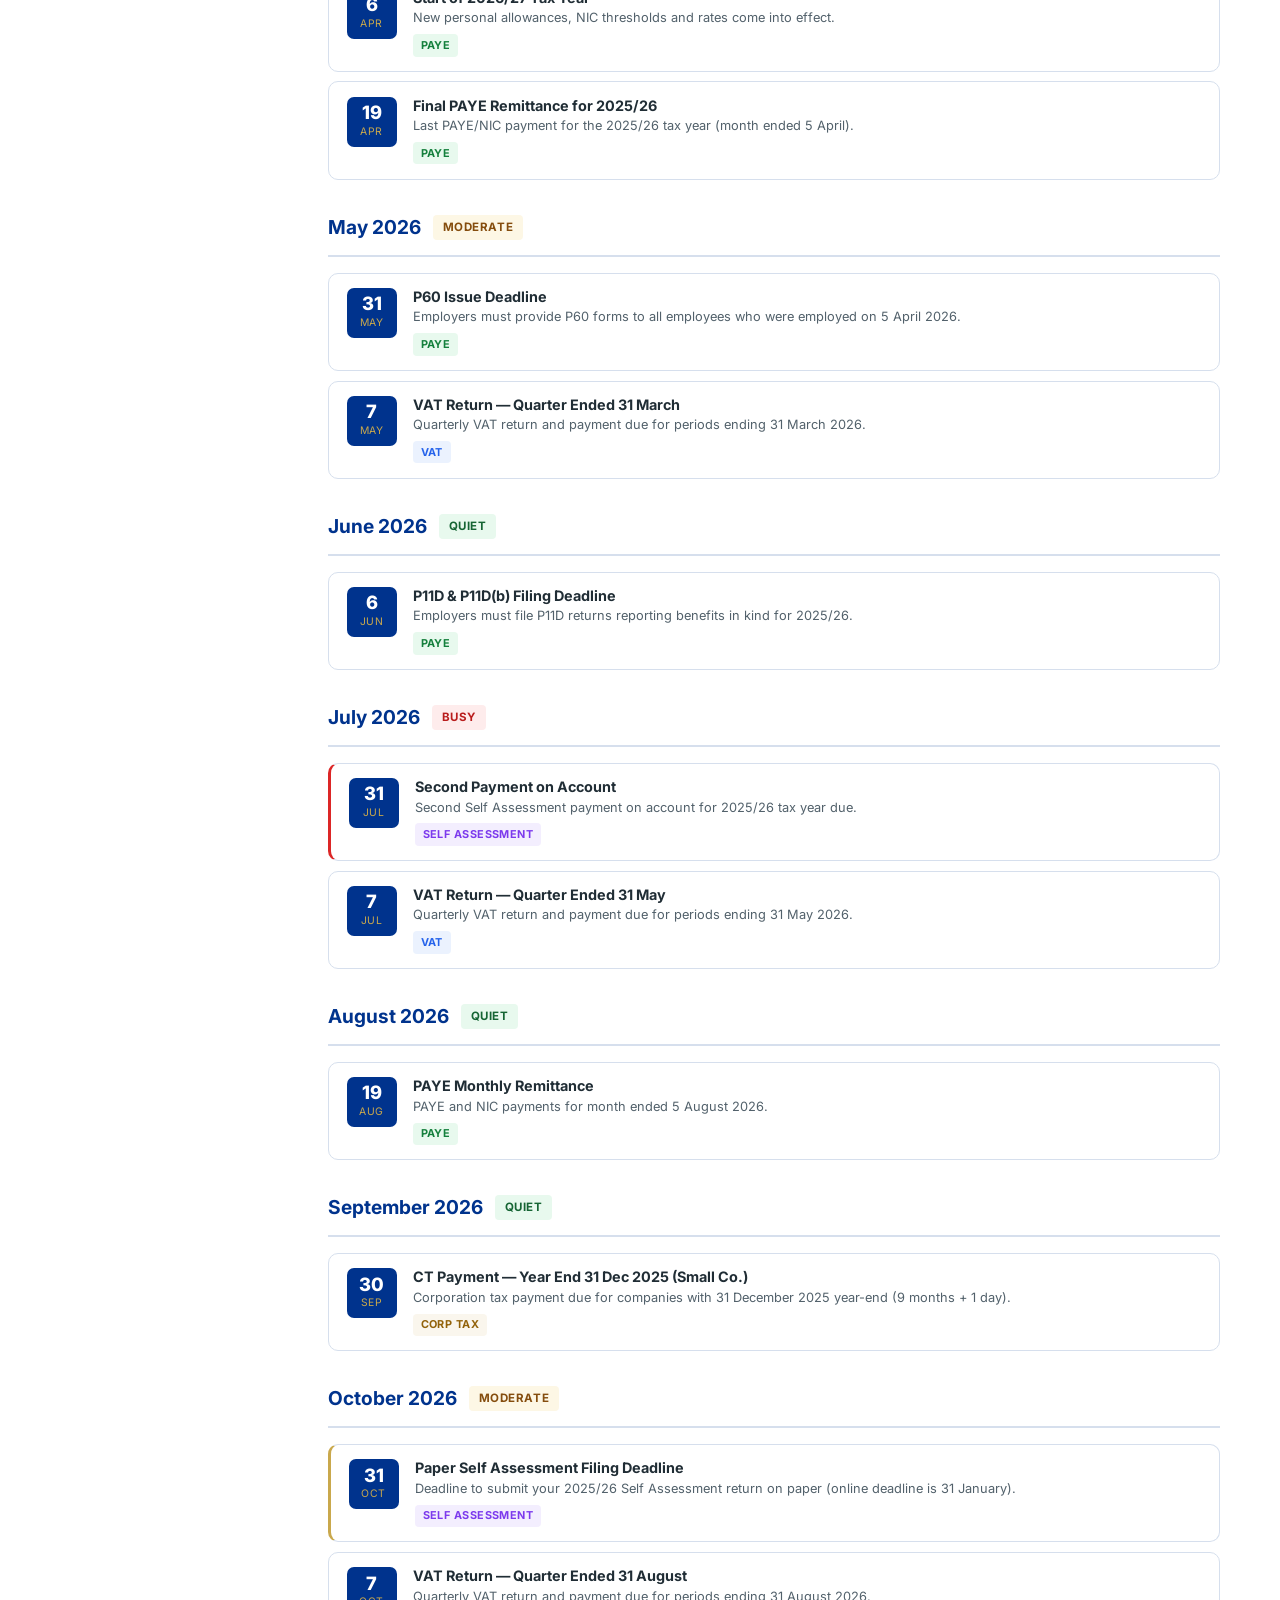
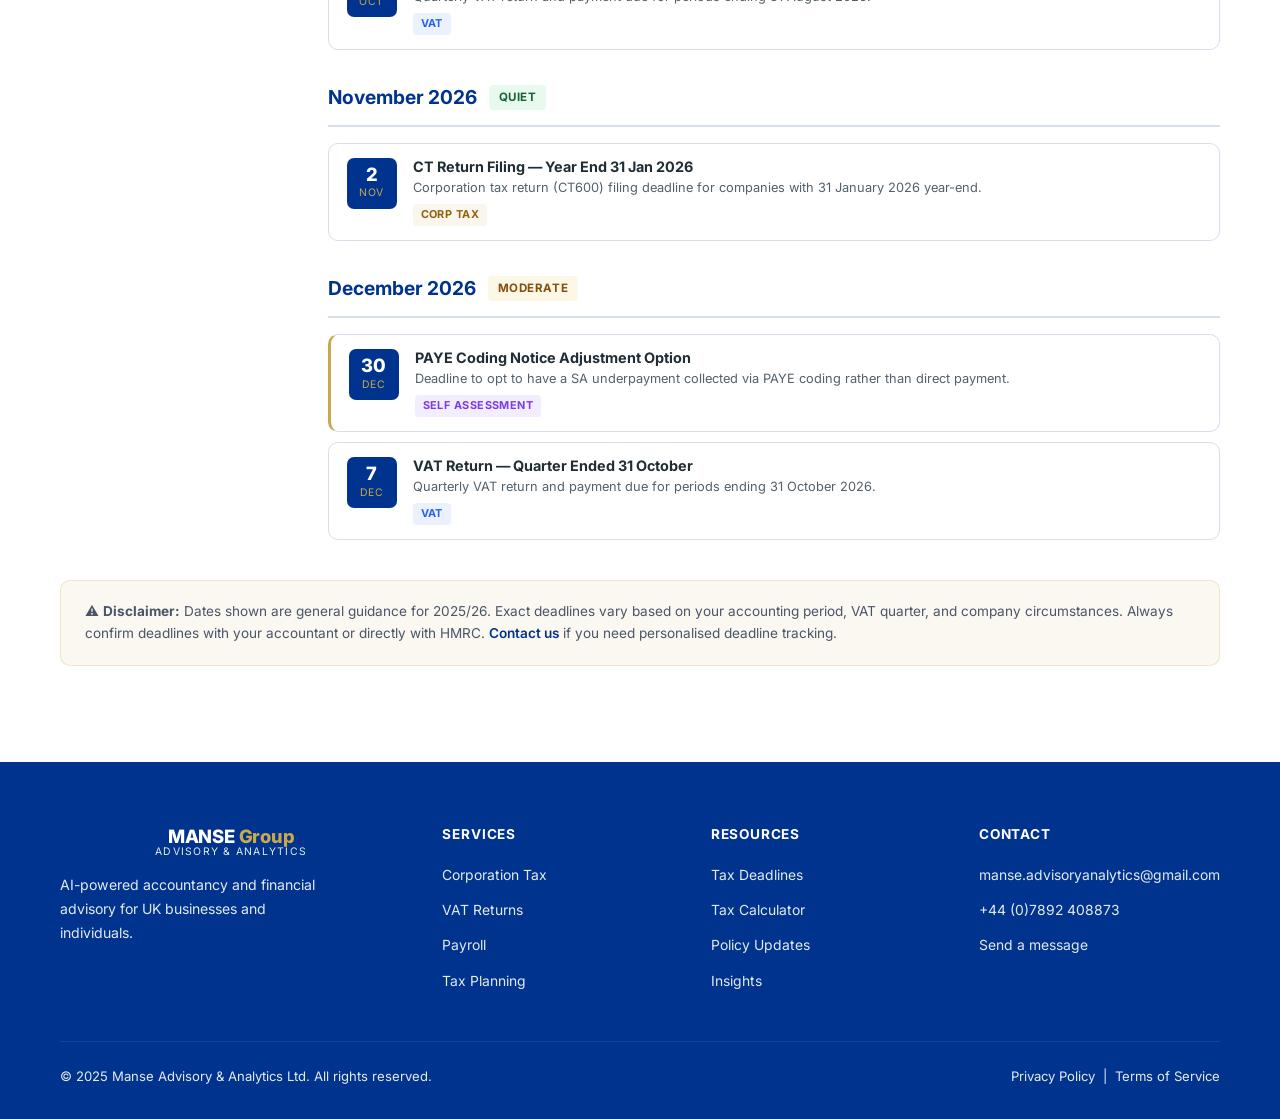
<file: deadlines.html>
<!DOCTYPE html>
<html lang="en">
<head>
  <meta charset="UTF-8" />
  <meta name="viewport" content="width=device-width, initial-scale=1.0" />
  <title>Tax Deadline Calendar 2025/26 — MANSE Group</title>
  <meta name="description" content="Key HMRC tax deadlines for 2025/26 — Self Assessment, VAT, Corporation Tax, PAYE and more. Never miss a filing date." />
  <link rel="preconnect" href="https://fonts.googleapis.com" />
  <link rel="preconnect" href="https://fonts.gstatic.com" crossorigin />
  <link href="https://fonts.googleapis.com/css2?family=Inter:wght@400;500;600;700;800&display=swap" rel="stylesheet" />
  <link rel="icon" type="image/svg+xml" href="favicon.svg" />
  <link rel="stylesheet" href="css/style.css" />
  <script>
    window.dataLayer = window.dataLayer || [];
    function gtag(){dataLayer.push(arguments);}
    gtag('consent', 'default', {
      analytics_storage: localStorage.getItem('manse_cookie_consent') === 'granted' ? 'granted' : 'denied'
    });
  </script>
  <script async src="https://www.googletagmanager.com/gtag/js?id=G-XYK1B6R14M"></script>
  <script>gtag('js', new Date()); gtag('config', 'G-XYK1B6R14M');</script>
</head>
<!-- Start of Tawk.to Script
<script type="text/javascript">
  var Tawk_API=Tawk_API||{}, Tawk_LoadStart=new Date();
  (function(){
  var s1=document.createElement("script"),s0=document.getElementsByTagName("script")[0];
  s1.async=true;
  s1.src='https://embed.tawk.to/6a2394128705f01c35097189/1jqdfkqfv';
  s1.charset='UTF-8';
  s1.setAttribute('crossorigin','*');
  s0.parentNode.insertBefore(s1,s0);
  })();
</script> -->
<body>

<nav class="navbar" aria-label="Main navigation">
  <div class="container nav-inner">
    <a href="index.html" class="nav-logo" aria-label="Manse Advisory & Analytics home">
      <span class="logo-main">MANSE <span>Group</span></span>
      <span class="logo-sub">Advisory &amp; Analytics</span>
    </a>
    <button class="hamburger" aria-label="Toggle menu" aria-expanded="false">
      <span></span><span></span><span></span>
    </button>
    <ul class="nav-links" role="list">
      <li><a href="index.html">Home</a></li>
      <li><a href="index.html#services">Services</a></li>
      <li><a href="index.html#why-us">About</a></li>
      <li><a href="articles.html">Insights</a></li>
      <li class="nav-item-dropdown">
        <a href="#" class="nav-dropdown-trigger">Resources <span class="chevron">▾</span></a>
        <ul class="nav-dropdown">
          <li><a href="deadlines.html"><span class="dd-icon">📅</span> Tax Deadlines</a></li>
          <li><a href="calculator.html"><span class="dd-icon">🧮</span> Tax Calculator</a></li>
          <li><a href="policies.html"><span class="dd-icon">📋</span> Policy Updates</a></li>
        </ul>
      </li>
      <li class="nav-cta"><a href="contact.html" class="btn btn-primary">Get in Touch</a></li>
    </ul>
  </div>
</nav>

<section class="deadline-hero">
  <div class="container">
    <p class="section-label">Resources</p>
    <h1>Tax Deadline Calendar</h1>
    <p>Every key HMRC date for 2025/26 in one place — Self Assessment, VAT, Corporation Tax, PAYE and more.</p>
  </div>
</section>

<section class="deadline-section">
  <div class="container">
    <div class="deadline-layout">

      <!-- Sidebar month jump -->
      <aside class="deadline-nav-card" aria-label="Jump to month">
        <div class="deadline-nav-title">Jump to Month</div>
        <nav class="deadline-nav-list">
          <a href="#jan">January</a>
          <a href="#feb">February</a>
          <a href="#mar">March</a>
          <a href="#apr">April</a>
          <a href="#may">May</a>
          <a href="#jun">June</a>
          <a href="#jul">July</a>
          <a href="#aug">August</a>
          <a href="#sep">September</a>
          <a href="#oct">October</a>
          <a href="#nov">November</a>
          <a href="#dec">December</a>
        </nav>
      </aside>

      <!-- Deadline months -->
      <main class="deadline-months">

        <!-- JANUARY -->
        <div class="deadline-month-block" id="jan">
          <div class="deadline-month-header">
            <span class="deadline-month-name">January 2026</span>
            <span class="deadline-month-tag tag-busy">Busy</span>
          </div>
          <div class="deadline-items">
            <div class="deadline-item urgent">
              <div class="deadline-date-box"><div class="deadline-date-day">31</div><div class="deadline-date-month">Jan</div></div>
              <div class="deadline-item-body">
                <h4>Self Assessment Online Filing Deadline</h4>
                <p>Deadline to file your 2024/25 Self Assessment tax return online with HMRC.</p>
                <span class="deadline-tag dtag-sa">Self Assessment</span>
              </div>
            </div>
            <div class="deadline-item urgent">
              <div class="deadline-date-box"><div class="deadline-date-day">31</div><div class="deadline-date-month">Jan</div></div>
              <div class="deadline-item-body">
                <h4>SA Tax Payment &amp; 1st Payment on Account</h4>
                <p>Balancing payment for 2024/25 plus first payment on account for 2025/26 due.</p>
                <span class="deadline-tag dtag-sa">Self Assessment</span>
              </div>
            </div>
            <div class="deadline-item">
              <div class="deadline-date-box"><div class="deadline-date-day">19</div><div class="deadline-date-month">Jan</div></div>
              <div class="deadline-item-body">
                <h4>PAYE Monthly Remittance</h4>
                <p>PAYE and NIC payments for month ended 5 January 2026 due (22nd if paying electronically).</p>
                <span class="deadline-tag dtag-paye">PAYE</span>
              </div>
            </div>
          </div>
        </div>

        <!-- FEBRUARY -->
        <div class="deadline-month-block" id="feb">
          <div class="deadline-month-header">
            <span class="deadline-month-name">February 2026</span>
            <span class="deadline-month-tag tag-quiet">Quiet</span>
          </div>
          <div class="deadline-items">
            <div class="deadline-item">
              <div class="deadline-date-box"><div class="deadline-date-day">19</div><div class="deadline-date-month">Feb</div></div>
              <div class="deadline-item-body">
                <h4>PAYE Monthly Remittance</h4>
                <p>PAYE and NIC payments for month ended 5 February 2026 (22nd electronically).</p>
                <span class="deadline-tag dtag-paye">PAYE</span>
              </div>
            </div>
          </div>
        </div>

        <!-- MARCH -->
        <div class="deadline-month-block" id="mar">
          <div class="deadline-month-header">
            <span class="deadline-month-name">March 2026</span>
            <span class="deadline-month-tag tag-moderate">Moderate</span>
          </div>
          <div class="deadline-items">
            <div class="deadline-item upcoming">
              <div class="deadline-date-box"><div class="deadline-date-day">31</div><div class="deadline-date-month">Mar</div></div>
              <div class="deadline-item-body">
                <h4>Corporation Tax Return Filing (Year End 31 Mar 2025)</h4>
                <p>Companies with 31 March 2025 year-end must file CT600 with HMRC by today.</p>
                <span class="deadline-tag dtag-ct">Corp Tax</span>
              </div>
            </div>
            <div class="deadline-item">
              <div class="deadline-date-box"><div class="deadline-date-day">7</div><div class="deadline-date-month">Mar</div></div>
              <div class="deadline-item-body">
                <h4>VAT Return &amp; Payment — Quarter Ended 31 Jan</h4>
                <p>Quarterly VAT return and payment due for periods ending 31 January 2026.</p>
                <span class="deadline-tag dtag-vat">VAT</span>
              </div>
            </div>
            <div class="deadline-item">
              <div class="deadline-date-box"><div class="deadline-date-day">19</div><div class="deadline-date-month">Mar</div></div>
              <div class="deadline-item-body">
                <h4>PAYE Monthly Remittance</h4>
                <p>PAYE and NIC payments for month ended 5 March 2026.</p>
                <span class="deadline-tag dtag-paye">PAYE</span>
              </div>
            </div>
          </div>
        </div>

        <!-- APRIL -->
        <div class="deadline-month-block" id="apr">
          <div class="deadline-month-header">
            <span class="deadline-month-name">April 2026</span>
            <span class="deadline-month-tag tag-busy">Busy</span>
          </div>
          <div class="deadline-items">
            <div class="deadline-item urgent">
              <div class="deadline-date-box"><div class="deadline-date-day">5</div><div class="deadline-date-month">Apr</div></div>
              <div class="deadline-item-body">
                <h4>End of 2025/26 Tax Year</h4>
                <p>Last day of the 2025/26 tax year. Final opportunity to use annual allowances (ISA, pension, CGT).</p>
                <span class="deadline-tag dtag-sa">Self Assessment</span>
              </div>
            </div>
            <div class="deadline-item">
              <div class="deadline-date-box"><div class="deadline-date-day">6</div><div class="deadline-date-month">Apr</div></div>
              <div class="deadline-item-body">
                <h4>Start of 2026/27 Tax Year</h4>
                <p>New personal allowances, NIC thresholds and rates come into effect.</p>
                <span class="deadline-tag dtag-paye">PAYE</span>
              </div>
            </div>
            <div class="deadline-item">
              <div class="deadline-date-box"><div class="deadline-date-day">19</div><div class="deadline-date-month">Apr</div></div>
              <div class="deadline-item-body">
                <h4>Final PAYE Remittance for 2025/26</h4>
                <p>Last PAYE/NIC payment for the 2025/26 tax year (month ended 5 April).</p>
                <span class="deadline-tag dtag-paye">PAYE</span>
              </div>
            </div>
          </div>
        </div>

        <!-- MAY -->
        <div class="deadline-month-block" id="may">
          <div class="deadline-month-header">
            <span class="deadline-month-name">May 2026</span>
            <span class="deadline-month-tag tag-moderate">Moderate</span>
          </div>
          <div class="deadline-items">
            <div class="deadline-item">
              <div class="deadline-date-box"><div class="deadline-date-day">31</div><div class="deadline-date-month">May</div></div>
              <div class="deadline-item-body">
                <h4>P60 Issue Deadline</h4>
                <p>Employers must provide P60 forms to all employees who were employed on 5 April 2026.</p>
                <span class="deadline-tag dtag-paye">PAYE</span>
              </div>
            </div>
            <div class="deadline-item">
              <div class="deadline-date-box"><div class="deadline-date-day">7</div><div class="deadline-date-month">May</div></div>
              <div class="deadline-item-body">
                <h4>VAT Return — Quarter Ended 31 March</h4>
                <p>Quarterly VAT return and payment due for periods ending 31 March 2026.</p>
                <span class="deadline-tag dtag-vat">VAT</span>
              </div>
            </div>
          </div>
        </div>

        <!-- JUNE -->
        <div class="deadline-month-block" id="jun">
          <div class="deadline-month-header">
            <span class="deadline-month-name">June 2026</span>
            <span class="deadline-month-tag tag-quiet">Quiet</span>
          </div>
          <div class="deadline-items">
            <div class="deadline-item">
              <div class="deadline-date-box"><div class="deadline-date-day">6</div><div class="deadline-date-month">Jun</div></div>
              <div class="deadline-item-body">
                <h4>P11D &amp; P11D(b) Filing Deadline</h4>
                <p>Employers must file P11D returns reporting benefits in kind for 2025/26.</p>
                <span class="deadline-tag dtag-paye">PAYE</span>
              </div>
            </div>
          </div>
        </div>

        <!-- JULY -->
        <div class="deadline-month-block" id="jul">
          <div class="deadline-month-header">
            <span class="deadline-month-name">July 2026</span>
            <span class="deadline-month-tag tag-busy">Busy</span>
          </div>
          <div class="deadline-items">
            <div class="deadline-item urgent">
              <div class="deadline-date-box"><div class="deadline-date-day">31</div><div class="deadline-date-month">Jul</div></div>
              <div class="deadline-item-body">
                <h4>Second Payment on Account</h4>
                <p>Second Self Assessment payment on account for 2025/26 tax year due.</p>
                <span class="deadline-tag dtag-sa">Self Assessment</span>
              </div>
            </div>
            <div class="deadline-item">
              <div class="deadline-date-box"><div class="deadline-date-day">7</div><div class="deadline-date-month">Jul</div></div>
              <div class="deadline-item-body">
                <h4>VAT Return — Quarter Ended 31 May</h4>
                <p>Quarterly VAT return and payment due for periods ending 31 May 2026.</p>
                <span class="deadline-tag dtag-vat">VAT</span>
              </div>
            </div>
          </div>
        </div>

        <!-- AUGUST -->
        <div class="deadline-month-block" id="aug">
          <div class="deadline-month-header">
            <span class="deadline-month-name">August 2026</span>
            <span class="deadline-month-tag tag-quiet">Quiet</span>
          </div>
          <div class="deadline-items">
            <div class="deadline-item">
              <div class="deadline-date-box"><div class="deadline-date-day">19</div><div class="deadline-date-month">Aug</div></div>
              <div class="deadline-item-body">
                <h4>PAYE Monthly Remittance</h4>
                <p>PAYE and NIC payments for month ended 5 August 2026.</p>
                <span class="deadline-tag dtag-paye">PAYE</span>
              </div>
            </div>
          </div>
        </div>

        <!-- SEPTEMBER -->
        <div class="deadline-month-block" id="sep">
          <div class="deadline-month-header">
            <span class="deadline-month-name">September 2026</span>
            <span class="deadline-month-tag tag-quiet">Quiet</span>
          </div>
          <div class="deadline-items">
            <div class="deadline-item">
              <div class="deadline-date-box"><div class="deadline-date-day">30</div><div class="deadline-date-month">Sep</div></div>
              <div class="deadline-item-body">
                <h4>CT Payment — Year End 31 Dec 2025 (Small Co.)</h4>
                <p>Corporation tax payment due for companies with 31 December 2025 year-end (9 months + 1 day).</p>
                <span class="deadline-tag dtag-ct">Corp Tax</span>
              </div>
            </div>
          </div>
        </div>

        <!-- OCTOBER -->
        <div class="deadline-month-block" id="oct">
          <div class="deadline-month-header">
            <span class="deadline-month-name">October 2026</span>
            <span class="deadline-month-tag tag-moderate">Moderate</span>
          </div>
          <div class="deadline-items">
            <div class="deadline-item upcoming">
              <div class="deadline-date-box"><div class="deadline-date-day">31</div><div class="deadline-date-month">Oct</div></div>
              <div class="deadline-item-body">
                <h4>Paper Self Assessment Filing Deadline</h4>
                <p>Deadline to submit your 2025/26 Self Assessment return on paper (online deadline is 31 January).</p>
                <span class="deadline-tag dtag-sa">Self Assessment</span>
              </div>
            </div>
            <div class="deadline-item">
              <div class="deadline-date-box"><div class="deadline-date-day">7</div><div class="deadline-date-month">Oct</div></div>
              <div class="deadline-item-body">
                <h4>VAT Return — Quarter Ended 31 August</h4>
                <p>Quarterly VAT return and payment due for periods ending 31 August 2026.</p>
                <span class="deadline-tag dtag-vat">VAT</span>
              </div>
            </div>
          </div>
        </div>

        <!-- NOVEMBER -->
        <div class="deadline-month-block" id="nov">
          <div class="deadline-month-header">
            <span class="deadline-month-name">November 2026</span>
            <span class="deadline-month-tag tag-quiet">Quiet</span>
          </div>
          <div class="deadline-items">
            <div class="deadline-item">
              <div class="deadline-date-box"><div class="deadline-date-day">2</div><div class="deadline-date-month">Nov</div></div>
              <div class="deadline-item-body">
                <h4>CT Return Filing — Year End 31 Jan 2026</h4>
                <p>Corporation tax return (CT600) filing deadline for companies with 31 January 2026 year-end.</p>
                <span class="deadline-tag dtag-ct">Corp Tax</span>
              </div>
            </div>
          </div>
        </div>

        <!-- DECEMBER -->
        <div class="deadline-month-block" id="dec">
          <div class="deadline-month-header">
            <span class="deadline-month-name">December 2026</span>
            <span class="deadline-month-tag tag-moderate">Moderate</span>
          </div>
          <div class="deadline-items">
            <div class="deadline-item upcoming">
              <div class="deadline-date-box"><div class="deadline-date-day">30</div><div class="deadline-date-month">Dec</div></div>
              <div class="deadline-item-body">
                <h4>PAYE Coding Notice Adjustment Option</h4>
                <p>Deadline to opt to have a SA underpayment collected via PAYE coding rather than direct payment.</p>
                <span class="deadline-tag dtag-sa">Self Assessment</span>
              </div>
            </div>
            <div class="deadline-item">
              <div class="deadline-date-box"><div class="deadline-date-day">7</div><div class="deadline-date-month">Dec</div></div>
              <div class="deadline-item-body">
                <h4>VAT Return — Quarter Ended 31 October</h4>
                <p>Quarterly VAT return and payment due for periods ending 31 October 2026.</p>
                <span class="deadline-tag dtag-vat">VAT</span>
              </div>
            </div>
          </div>
        </div>

      </main>
    </div>

    <div style="margin-top:2.5rem;padding:1.25rem 1.5rem;background:rgba(201,168,76,.08);border:1px solid rgba(201,168,76,.25);border-radius:10px;font-size:.85rem;color:var(--slate);">
      ⚠️ <strong>Disclaimer:</strong> Dates shown are general guidance for 2025/26. Exact deadlines vary based on your accounting period, VAT quarter, and company circumstances. Always confirm deadlines with your accountant or directly with HMRC. <a href="contact.html" style="color:var(--navy);font-weight:600;">Contact us</a> if you need personalised deadline tracking.
    </div>
  </div>
</section>

<footer>
  <div class="container">
    <div class="footer-grid">
      <div class="footer-brand">
        <a href="index.html" class="nav-logo">
          <span class="logo-main">MANSE <span>Group</span></span>
          <span class="logo-sub">Advisory &amp; Analytics</span>
        </a>
        <p>AI-powered accountancy and financial advisory for UK businesses and individuals.</p>
      </div>
      <div class="footer-col">
        <h4>Services</h4>
        <ul role="list">
          <li><a href="index.html#services">Corporation Tax</a></li>
          <li><a href="index.html#services">VAT Returns</a></li>
          <li><a href="index.html#services">Payroll</a></li>
          <li><a href="index.html#services">Tax Planning</a></li>
        </ul>
      </div>
      <div class="footer-col">
        <h4>Resources</h4>
        <ul role="list">
          <li><a href="deadlines.html">Tax Deadlines</a></li>
          <li><a href="calculator.html">Tax Calculator</a></li>
          <li><a href="policies.html">Policy Updates</a></li>
          <li><a href="articles.html">Insights</a></li>
        </ul>
      </div>
      <div class="footer-col">
        <h4>Contact</h4>
        <ul role="list">
          <li><a href="mailto:manse.advisoryanalytics@gmail.com">manse.advisoryanalytics@gmail.com</a></li>
          <li><a href="tel:+447892408873">+44 (0)7892 408873</a></li>
          <li><a href="contact.html">Send a message</a></li>
        </ul>
      </div>
    </div>
    <div class="footer-bottom">
      <span>&copy; 2025 Manse Advisory &amp; Analytics Ltd. All rights reserved.</span>
      <span><a href="#">Privacy Policy</a> &nbsp;|&nbsp; <a href="#">Terms of Service</a></span>
    </div>
  </div>
</footer>

<div class="cookie-banner" id="cookieBanner" role="dialog" aria-label="Cookie consent" aria-live="polite">
  <div class="cookie-inner">
    <p class="cookie-text">🍪 <strong>We use cookies</strong> to analyse site traffic and improve your experience. <a href="#">Privacy Policy</a></p>
    <div class="cookie-actions">
      <button class="btn-cookie-decline" id="cookieDecline">Decline</button>
      <button class="btn-cookie-accept" id="cookieAccept">Accept All</button>
    </div>
  </div>
</div>

<script src="js/main.js"></script>
<script>
  /* Highlight active month in sidebar on scroll */
  const monthBlocks = document.querySelectorAll('.deadline-month-block');
  const navLinks2   = document.querySelectorAll('.deadline-nav-list a');
  const mo = new IntersectionObserver(entries => {
    entries.forEach(e => {
      if (e.isIntersecting) {
        navLinks2.forEach(a => a.classList.remove('active'));
        const active = document.querySelector(`.deadline-nav-list a[href="#${e.target.id}"]`);
        if (active) active.classList.add('active');
      }
    });
  }, { rootMargin: '-30% 0px -60% 0px' });
  monthBlocks.forEach(b => mo.observe(b));
</script>
</body>
</html>
</file>
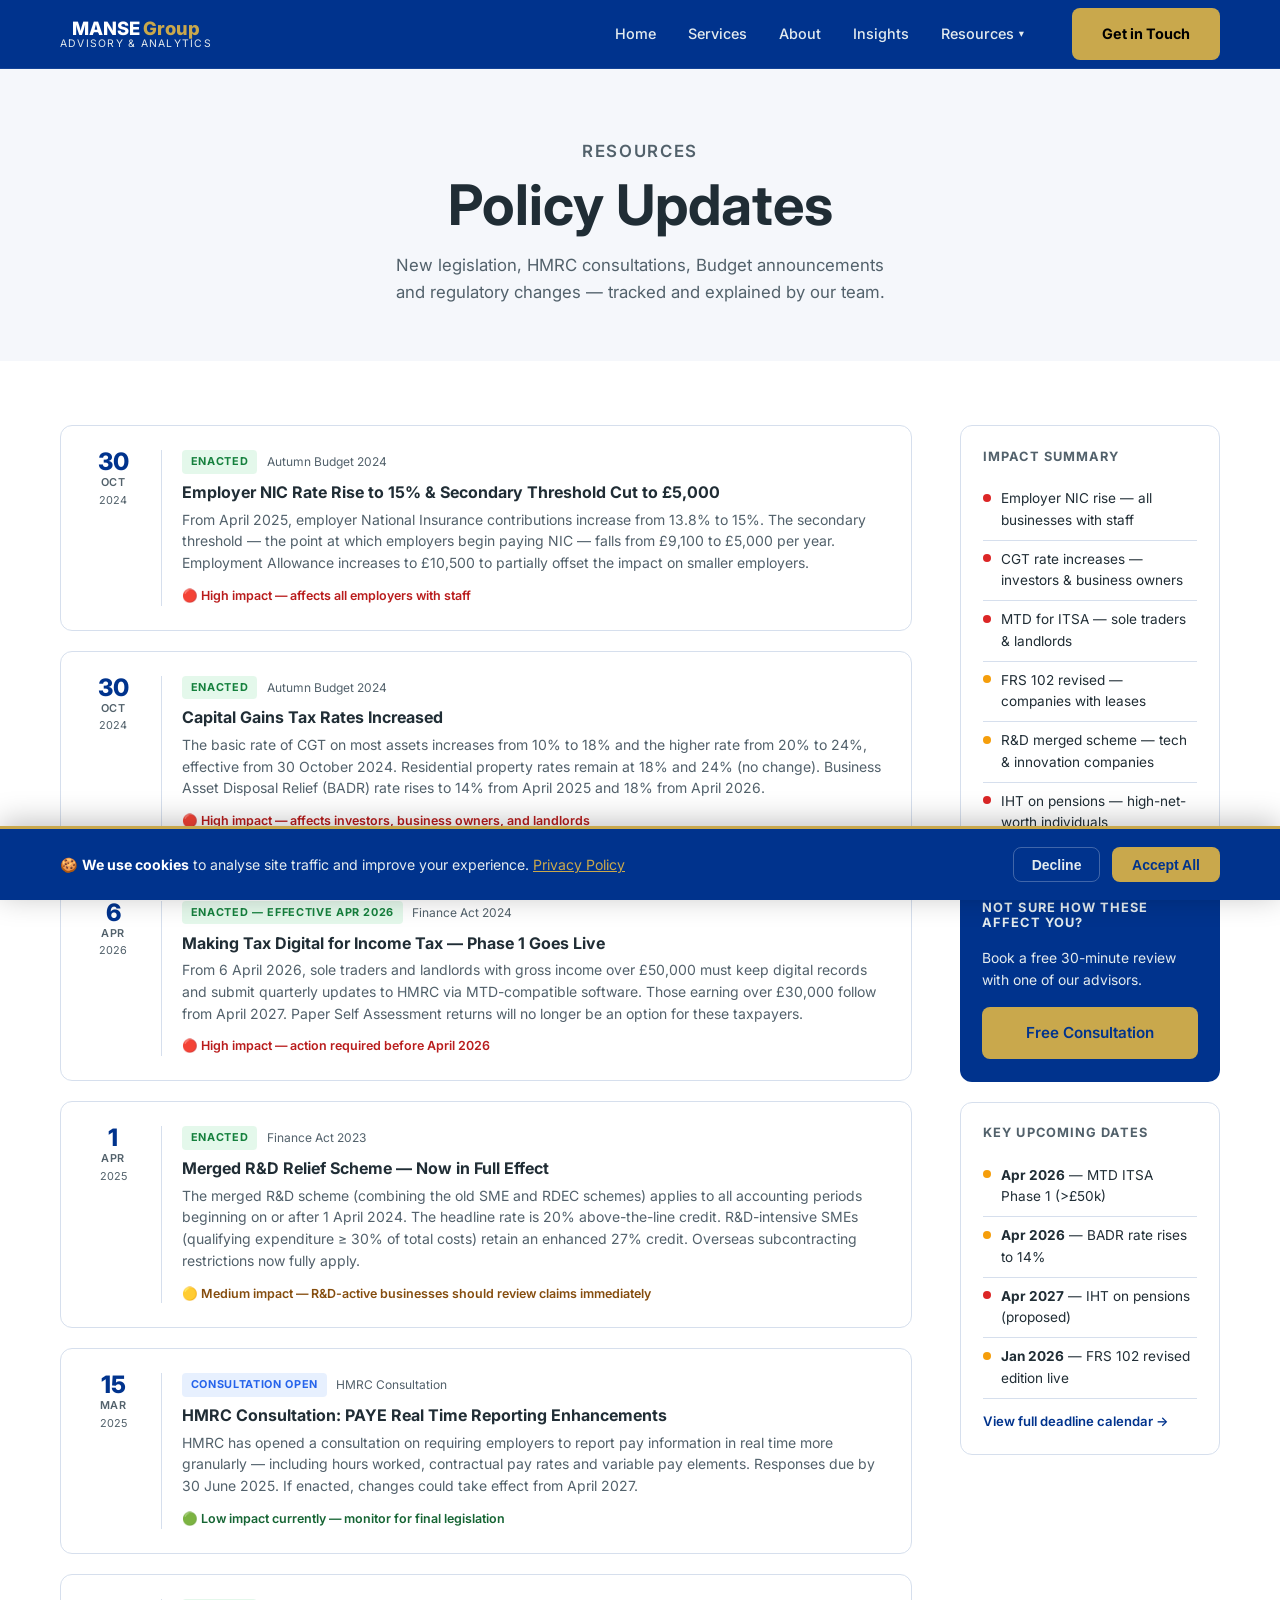
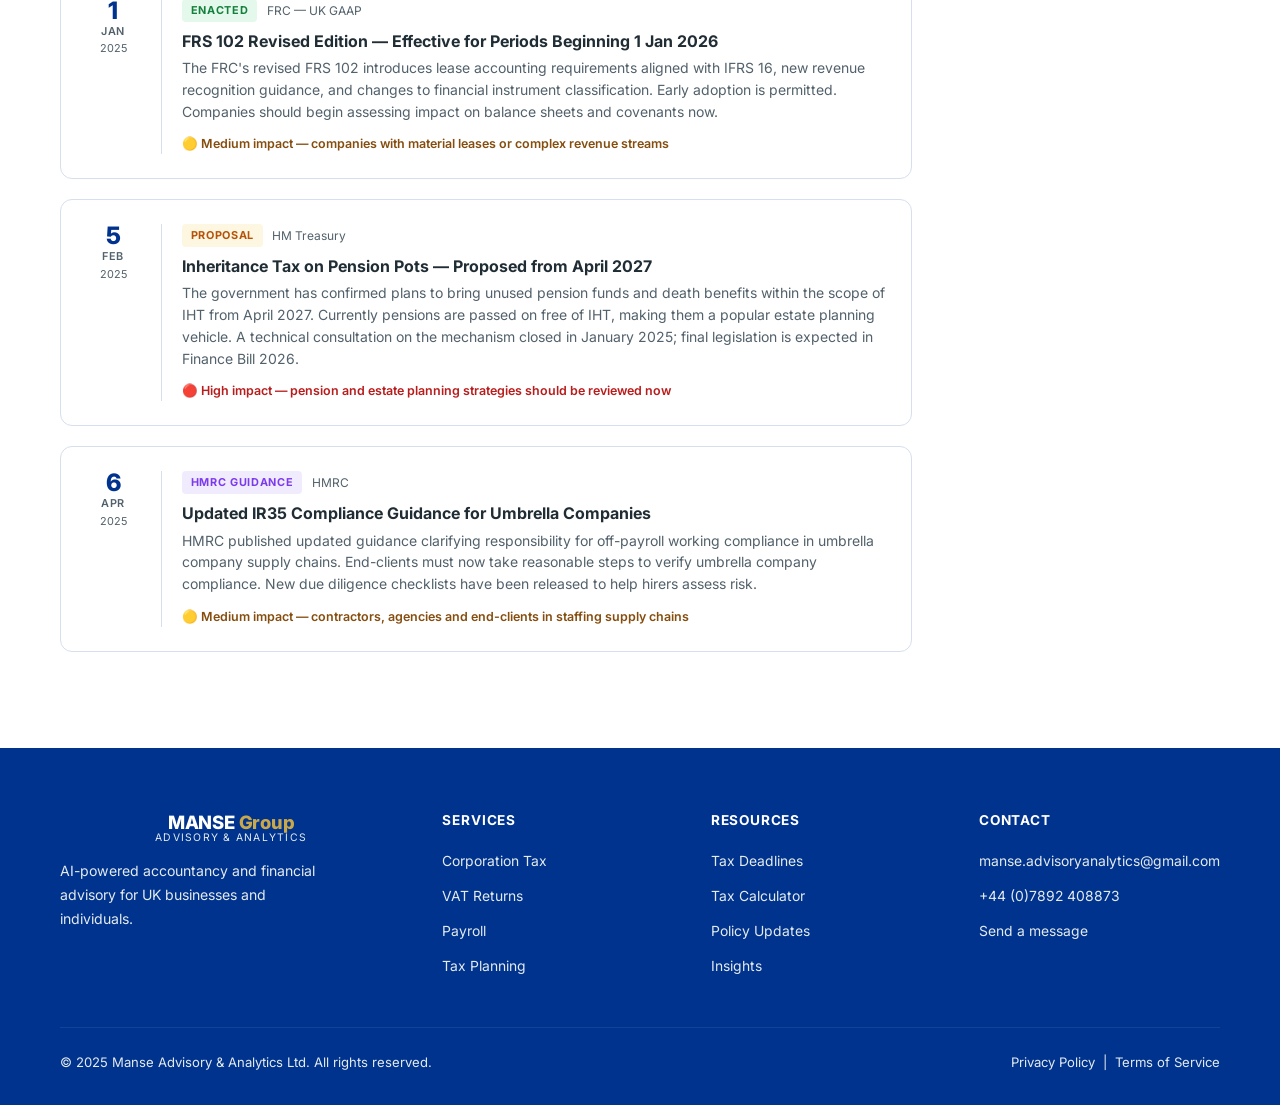
<file: policies.html>
<!DOCTYPE html>
<html lang="en">
<head>
  <meta charset="UTF-8" />
  <meta name="viewport" content="width=device-width, initial-scale=1.0" />
  <title>UK Tax Policy Updates 2025 — MANSE Group</title>
  <meta name="description" content="Latest UK tax policy changes, HMRC consultations, new legislation and regulatory updates affecting businesses and individuals in 2025." />
  <link rel="preconnect" href="https://fonts.googleapis.com" />
  <link rel="preconnect" href="https://fonts.gstatic.com" crossorigin />
  <link href="https://fonts.googleapis.com/css2?family=Inter:wght@400;500;600;700;800&display=swap" rel="stylesheet" />
  <link rel="icon" type="image/svg+xml" href="favicon.svg" />
  <link rel="stylesheet" href="css/style.css" />
  <script>
    window.dataLayer = window.dataLayer || [];
    function gtag(){dataLayer.push(arguments);}
    gtag('consent', 'default', {
      analytics_storage: localStorage.getItem('manse_cookie_consent') === 'granted' ? 'granted' : 'denied'
    });
  </script>
  <script async src="https://www.googletagmanager.com/gtag/js?id=G-XYK1B6R14M"></script>
  <script>gtag('js', new Date()); gtag('config', 'G-XYK1B6R14M');</script>
</head>]
<!--Start of Tawk.to Script-->
<!-- <script type="text/javascript">
  var Tawk_API=Tawk_API||{}, Tawk_LoadStart=new Date();
  (function(){
  var s1=document.createElement("script"),s0=document.getElementsByTagName("script")[0];
  s1.async=true;
  s1.src='https://embed.tawk.to/6a2394128705f01c35097189/1jqdfkqfv';
  s1.charset='UTF-8';
  s1.setAttribute('crossorigin','*');
  s0.parentNode.insertBefore(s1,s0);
  })();
</script> -->
<body>

<nav class="navbar" aria-label="Main navigation">
  <div class="container nav-inner">
    <a href="index.html" class="nav-logo">
      <span class="logo-main">MANSE <span>Group</span></span>
      <span class="logo-sub">Advisory &amp; Analytics</span>
    </a>
    <button class="hamburger" aria-label="Toggle menu" aria-expanded="false">
      <span></span><span></span><span></span>
    </button>
    <ul class="nav-links" role="list">
      <li><a href="index.html">Home</a></li>
      <li><a href="index.html#services">Services</a></li>
      <li><a href="index.html#why-us">About</a></li>
      <li><a href="articles.html">Insights</a></li>
      <li class="nav-item-dropdown">
        <a href="#" class="nav-dropdown-trigger">Resources <span class="chevron">▾</span></a>
        <ul class="nav-dropdown">
          <li><a href="deadlines.html"><span class="dd-icon">📅</span> Tax Deadlines</a></li>
          <li><a href="calculator.html"><span class="dd-icon">🧮</span> Tax Calculator</a></li>
          <li><a href="policies.html"><span class="dd-icon">📋</span> Policy Updates</a></li>
        </ul>
      </li>
      <li class="nav-cta"><a href="contact.html" class="btn btn-primary">Get in Touch</a></li>
    </ul>
  </div>
</nav>

<section class="page-hero">
  <div class="container">
    <p class="section-label">Resources</p>
    <h1>Policy Updates</h1>
    <p>New legislation, HMRC consultations, Budget announcements and regulatory changes — tracked and explained by our team.</p>
  </div>
</section>

<section class="policy-section">
  <div class="container">
    <div class="policy-layout">

      <!-- Main feed -->
      <main class="policy-feed">

        <div class="policy-card fade-in">
          <div class="policy-date-col">
            <div class="policy-date-day">30</div>
            <div class="policy-date-month">Oct</div>
            <div class="policy-date-year">2024</div>
          </div>
          <div class="policy-divider"></div>
          <div class="policy-body">
            <div class="policy-meta">
              <span class="policy-type ptype-enacted">Enacted</span>
              <span class="policy-source">Autumn Budget 2024</span>
            </div>
            <h3><a href="#">Employer NIC Rate Rise to 15% &amp; Secondary Threshold Cut to £5,000</a></h3>
            <p>From April 2025, employer National Insurance contributions increase from 13.8% to 15%. The secondary threshold — the point at which employers begin paying NIC — falls from £9,100 to £5,000 per year. Employment Allowance increases to £10,500 to partially offset the impact on smaller employers.</p>
            <div class="policy-impact impact-high">🔴 High impact — affects all employers with staff</div>
          </div>
        </div>

        <div class="policy-card fade-in">
          <div class="policy-date-col">
            <div class="policy-date-day">30</div>
            <div class="policy-date-month">Oct</div>
            <div class="policy-date-year">2024</div>
          </div>
          <div class="policy-divider"></div>
          <div class="policy-body">
            <div class="policy-meta">
              <span class="policy-type ptype-enacted">Enacted</span>
              <span class="policy-source">Autumn Budget 2024</span>
            </div>
            <h3><a href="#">Capital Gains Tax Rates Increased</a></h3>
            <p>The basic rate of CGT on most assets increases from 10% to 18% and the higher rate from 20% to 24%, effective from 30 October 2024. Residential property rates remain at 18% and 24% (no change). Business Asset Disposal Relief (BADR) rate rises to 14% from April 2025 and 18% from April 2026.</p>
            <div class="policy-impact impact-high">🔴 High impact — affects investors, business owners, and landlords</div>
          </div>
        </div>

        <div class="policy-card fade-in">
          <div class="policy-date-col">
            <div class="policy-date-day">6</div>
            <div class="policy-date-month">Apr</div>
            <div class="policy-date-year">2026</div>
          </div>
          <div class="policy-divider"></div>
          <div class="policy-body">
            <div class="policy-meta">
              <span class="policy-type ptype-enacted">Enacted — Effective Apr 2026</span>
              <span class="policy-source">Finance Act 2024</span>
            </div>
            <h3><a href="#">Making Tax Digital for Income Tax — Phase 1 Goes Live</a></h3>
            <p>From 6 April 2026, sole traders and landlords with gross income over £50,000 must keep digital records and submit quarterly updates to HMRC via MTD-compatible software. Those earning over £30,000 follow from April 2027. Paper Self Assessment returns will no longer be an option for these taxpayers.</p>
            <div class="policy-impact impact-high">🔴 High impact — action required before April 2026</div>
          </div>
        </div>

        <div class="policy-card fade-in">
          <div class="policy-date-col">
            <div class="policy-date-day">1</div>
            <div class="policy-date-month">Apr</div>
            <div class="policy-date-year">2025</div>
          </div>
          <div class="policy-divider"></div>
          <div class="policy-body">
            <div class="policy-meta">
              <span class="policy-type ptype-enacted">Enacted</span>
              <span class="policy-source">Finance Act 2023</span>
            </div>
            <h3><a href="#">Merged R&amp;D Relief Scheme — Now in Full Effect</a></h3>
            <p>The merged R&amp;D scheme (combining the old SME and RDEC schemes) applies to all accounting periods beginning on or after 1 April 2024. The headline rate is 20% above-the-line credit. R&amp;D-intensive SMEs (qualifying expenditure ≥ 30% of total costs) retain an enhanced 27% credit. Overseas subcontracting restrictions now fully apply.</p>
            <div class="policy-impact impact-medium">🟡 Medium impact — R&amp;D-active businesses should review claims immediately</div>
          </div>
        </div>

        <div class="policy-card fade-in">
          <div class="policy-date-col">
            <div class="policy-date-day">15</div>
            <div class="policy-date-month">Mar</div>
            <div class="policy-date-year">2025</div>
          </div>
          <div class="policy-divider"></div>
          <div class="policy-body">
            <div class="policy-meta">
              <span class="policy-type ptype-consultation">Consultation Open</span>
              <span class="policy-source">HMRC Consultation</span>
            </div>
            <h3><a href="#">HMRC Consultation: PAYE Real Time Reporting Enhancements</a></h3>
            <p>HMRC has opened a consultation on requiring employers to report pay information in real time more granularly — including hours worked, contractual pay rates and variable pay elements. Responses due by 30 June 2025. If enacted, changes could take effect from April 2027.</p>
            <div class="policy-impact impact-low">🟢 Low impact currently — monitor for final legislation</div>
          </div>
        </div>

        <div class="policy-card fade-in">
          <div class="policy-date-col">
            <div class="policy-date-day">1</div>
            <div class="policy-date-month">Jan</div>
            <div class="policy-date-year">2025</div>
          </div>
          <div class="policy-divider"></div>
          <div class="policy-body">
            <div class="policy-meta">
              <span class="policy-type ptype-enacted">Enacted</span>
              <span class="policy-source">FRC — UK GAAP</span>
            </div>
            <h3><a href="#">FRS 102 Revised Edition — Effective for Periods Beginning 1 Jan 2026</a></h3>
            <p>The FRC's revised FRS 102 introduces lease accounting requirements aligned with IFRS 16, new revenue recognition guidance, and changes to financial instrument classification. Early adoption is permitted. Companies should begin assessing impact on balance sheets and covenants now.</p>
            <div class="policy-impact impact-medium">🟡 Medium impact — companies with material leases or complex revenue streams</div>
          </div>
        </div>

        <div class="policy-card fade-in">
          <div class="policy-date-col">
            <div class="policy-date-day">5</div>
            <div class="policy-date-month">Feb</div>
            <div class="policy-date-year">2025</div>
          </div>
          <div class="policy-divider"></div>
          <div class="policy-body">
            <div class="policy-meta">
              <span class="policy-type ptype-proposal">Proposal</span>
              <span class="policy-source">HM Treasury</span>
            </div>
            <h3><a href="#">Inheritance Tax on Pension Pots — Proposed from April 2027</a></h3>
            <p>The government has confirmed plans to bring unused pension funds and death benefits within the scope of IHT from April 2027. Currently pensions are passed on free of IHT, making them a popular estate planning vehicle. A technical consultation on the mechanism closed in January 2025; final legislation is expected in Finance Bill 2026.</p>
            <div class="policy-impact impact-high">🔴 High impact — pension and estate planning strategies should be reviewed now</div>
          </div>
        </div>

        <div class="policy-card fade-in">
          <div class="policy-date-col">
            <div class="policy-date-day">6</div>
            <div class="policy-date-month">Apr</div>
            <div class="policy-date-year">2025</div>
          </div>
          <div class="policy-divider"></div>
          <div class="policy-body">
            <div class="policy-meta">
              <span class="policy-type ptype-guidance">HMRC Guidance</span>
              <span class="policy-source">HMRC</span>
            </div>
            <h3><a href="#">Updated IR35 Compliance Guidance for Umbrella Companies</a></h3>
            <p>HMRC published updated guidance clarifying responsibility for off-payroll working compliance in umbrella company supply chains. End-clients must now take reasonable steps to verify umbrella company compliance. New due diligence checklists have been released to help hirers assess risk.</p>
            <div class="policy-impact impact-medium">🟡 Medium impact — contractors, agencies and end-clients in staffing supply chains</div>
          </div>
        </div>

      </main>

      <!-- Sidebar -->
      <aside class="policy-sidebar">

        <div class="policy-sidebar-card">
          <h4>Impact Summary</h4>
          <div class="psc-item"><div class="psc-dot red"></div><div>Employer NIC rise — all businesses with staff</div></div>
          <div class="psc-item"><div class="psc-dot red"></div><div>CGT rate increases — investors &amp; business owners</div></div>
          <div class="psc-item"><div class="psc-dot red"></div><div>MTD for ITSA — sole traders &amp; landlords</div></div>
          <div class="psc-item"><div class="psc-dot amber"></div><div>FRS 102 revised — companies with leases</div></div>
          <div class="psc-item"><div class="psc-dot amber"></div><div>R&amp;D merged scheme — tech &amp; innovation companies</div></div>
          <div class="psc-item"><div class="psc-dot red"></div><div>IHT on pensions — high-net-worth individuals</div></div>
        </div>

        <div class="policy-sidebar-card" style="background:var(--navy);border:none;">
          <h4 style="color:var(--on-dark);">Not sure how these affect you?</h4>
          <p style="font-size:.87rem;color:var(--on-dark);margin-bottom:1rem;">Book a free 30-minute review with one of our advisors.</p>
          <a href="contact.html" class="btn btn-primary" style="width:100%;justify-content:center;">Free Consultation</a>
        </div>

        <div class="policy-sidebar-card">
          <h4>Key Upcoming Dates</h4>
          <div class="psc-item"><div class="psc-dot amber"></div><div><strong>Apr 2026</strong> — MTD ITSA Phase 1 (&gt;£50k)</div></div>
          <div class="psc-item"><div class="psc-dot amber"></div><div><strong>Apr 2026</strong> — BADR rate rises to 14%</div></div>
          <div class="psc-item"><div class="psc-dot red"></div><div><strong>Apr 2027</strong> — IHT on pensions (proposed)</div></div>
          <div class="psc-item"><div class="psc-dot amber"></div><div><strong>Jan 2026</strong> — FRS 102 revised edition live</div></div>
          <a href="deadlines.html" style="display:block;margin-top:.75rem;font-size:.82rem;font-weight:600;color:var(--navy);">View full deadline calendar →</a>
        </div>

      </aside>
    </div>
  </div>
</section>

<footer>
  <div class="container">
    <div class="footer-grid">
      <div class="footer-brand">
        <a href="index.html" class="nav-logo">
          <span class="logo-main">MANSE <span>Group</span></span>
          <span class="logo-sub">Advisory &amp; Analytics</span>
        </a>
        <p>AI-powered accountancy and financial advisory for UK businesses and individuals.</p>
      </div>
      <div class="footer-col">
        <h4>Services</h4>
        <ul role="list">
          <li><a href="index.html#services">Corporation Tax</a></li>
          <li><a href="index.html#services">VAT Returns</a></li>
          <li><a href="index.html#services">Payroll</a></li>
          <li><a href="index.html#services">Tax Planning</a></li>
        </ul>
      </div>
      <div class="footer-col">
        <h4>Resources</h4>
        <ul role="list">
          <li><a href="deadlines.html">Tax Deadlines</a></li>
          <li><a href="calculator.html">Tax Calculator</a></li>
          <li><a href="policies.html">Policy Updates</a></li>
          <li><a href="articles.html">Insights</a></li>
        </ul>
      </div>
      <div class="footer-col">
        <h4>Contact</h4>
        <ul role="list">
          <li><a href="mailto:manse.advisoryanalytics@gmail.com">manse.advisoryanalytics@gmail.com</a></li>
          <li><a href="tel:+447892408873">+44 (0)7892 408873</a></li>
          <li><a href="contact.html">Send a message</a></li>
        </ul>
      </div>
    </div>
    <div class="footer-bottom">
      <span>&copy; 2025 Manse Advisory &amp; Analytics Ltd. All rights reserved.</span>
      <span><a href="#">Privacy Policy</a> &nbsp;|&nbsp; <a href="#">Terms of Service</a></span>
    </div>
  </div>
</footer>

<div class="cookie-banner" id="cookieBanner" role="dialog" aria-label="Cookie consent" aria-live="polite">
  <div class="cookie-inner">
    <p class="cookie-text">🍪 <strong>We use cookies</strong> to analyse site traffic and improve your experience. <a href="#">Privacy Policy</a></p>
    <div class="cookie-actions">
      <button class="btn-cookie-decline" id="cookieDecline">Decline</button>
      <button class="btn-cookie-accept" id="cookieAccept">Accept All</button>
    </div>
  </div>
</div>

<script src="js/main.js"></script>
</body>
</html>
</file>
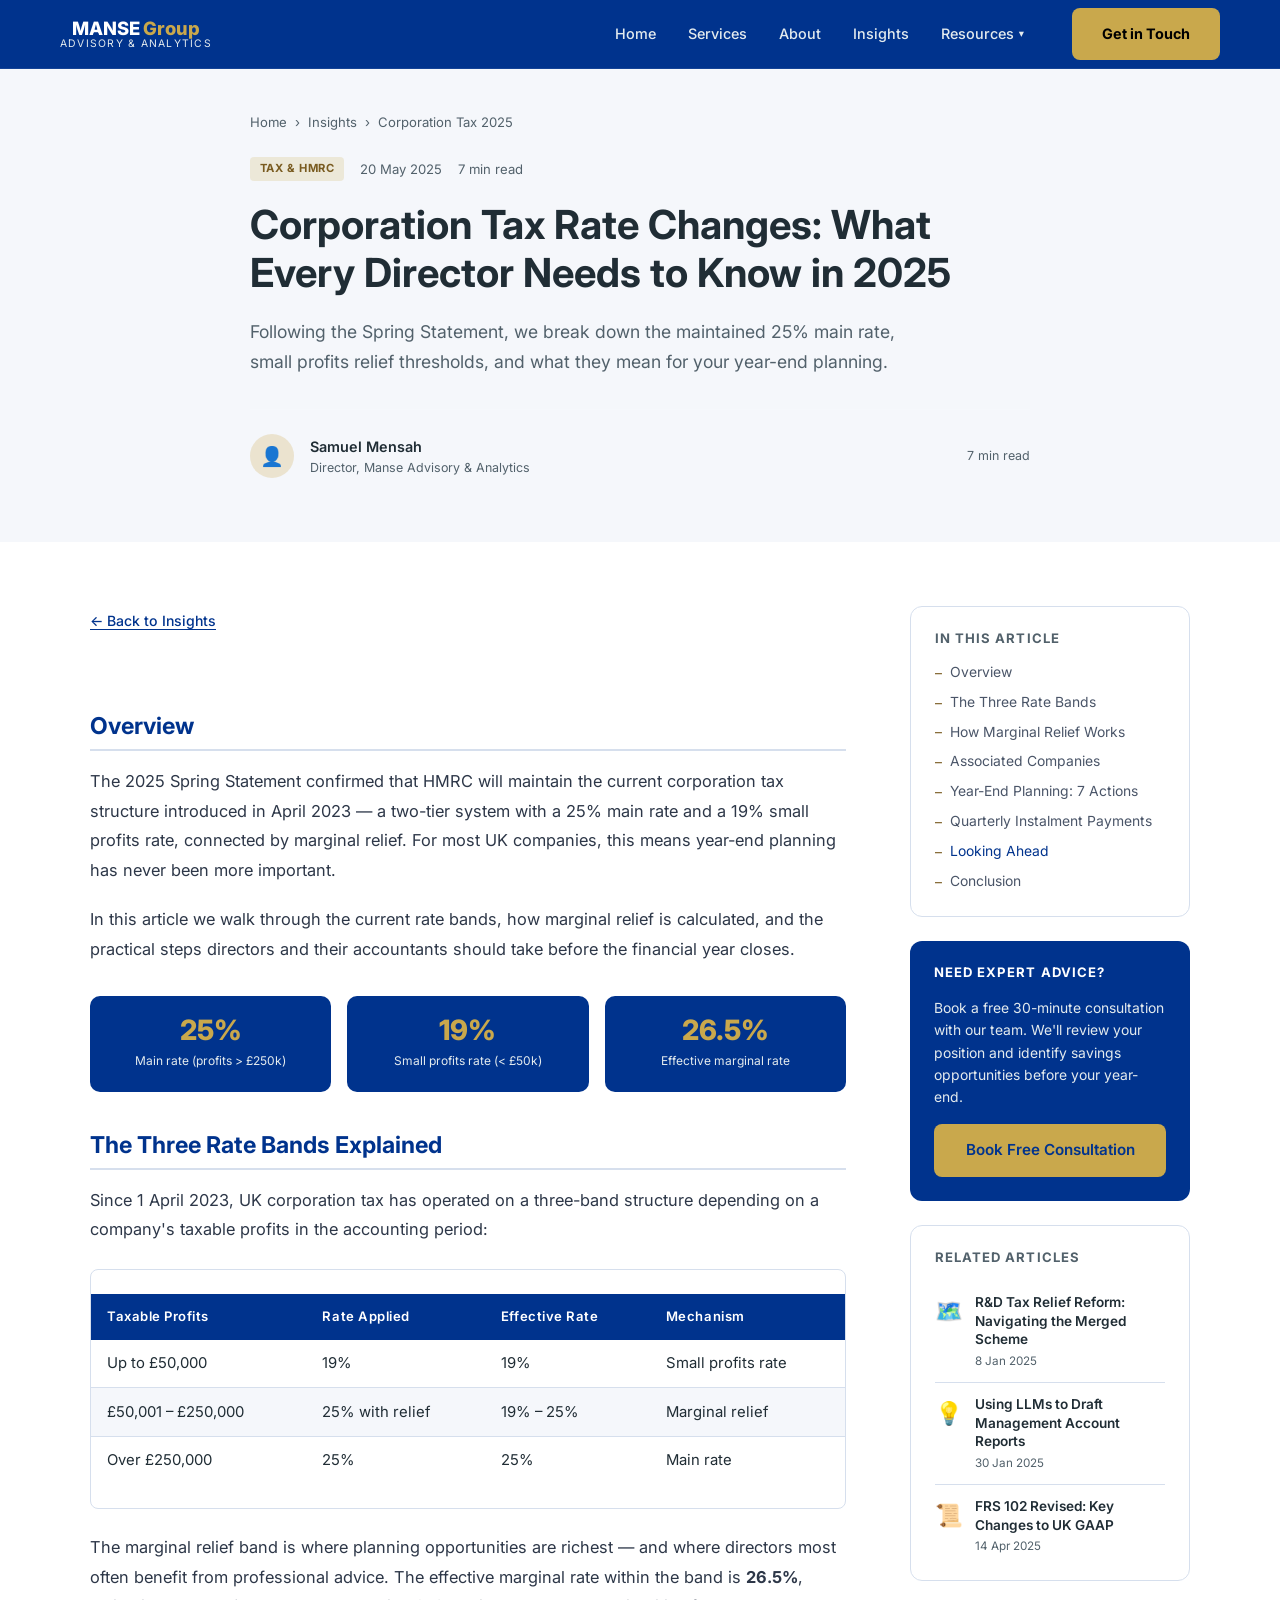
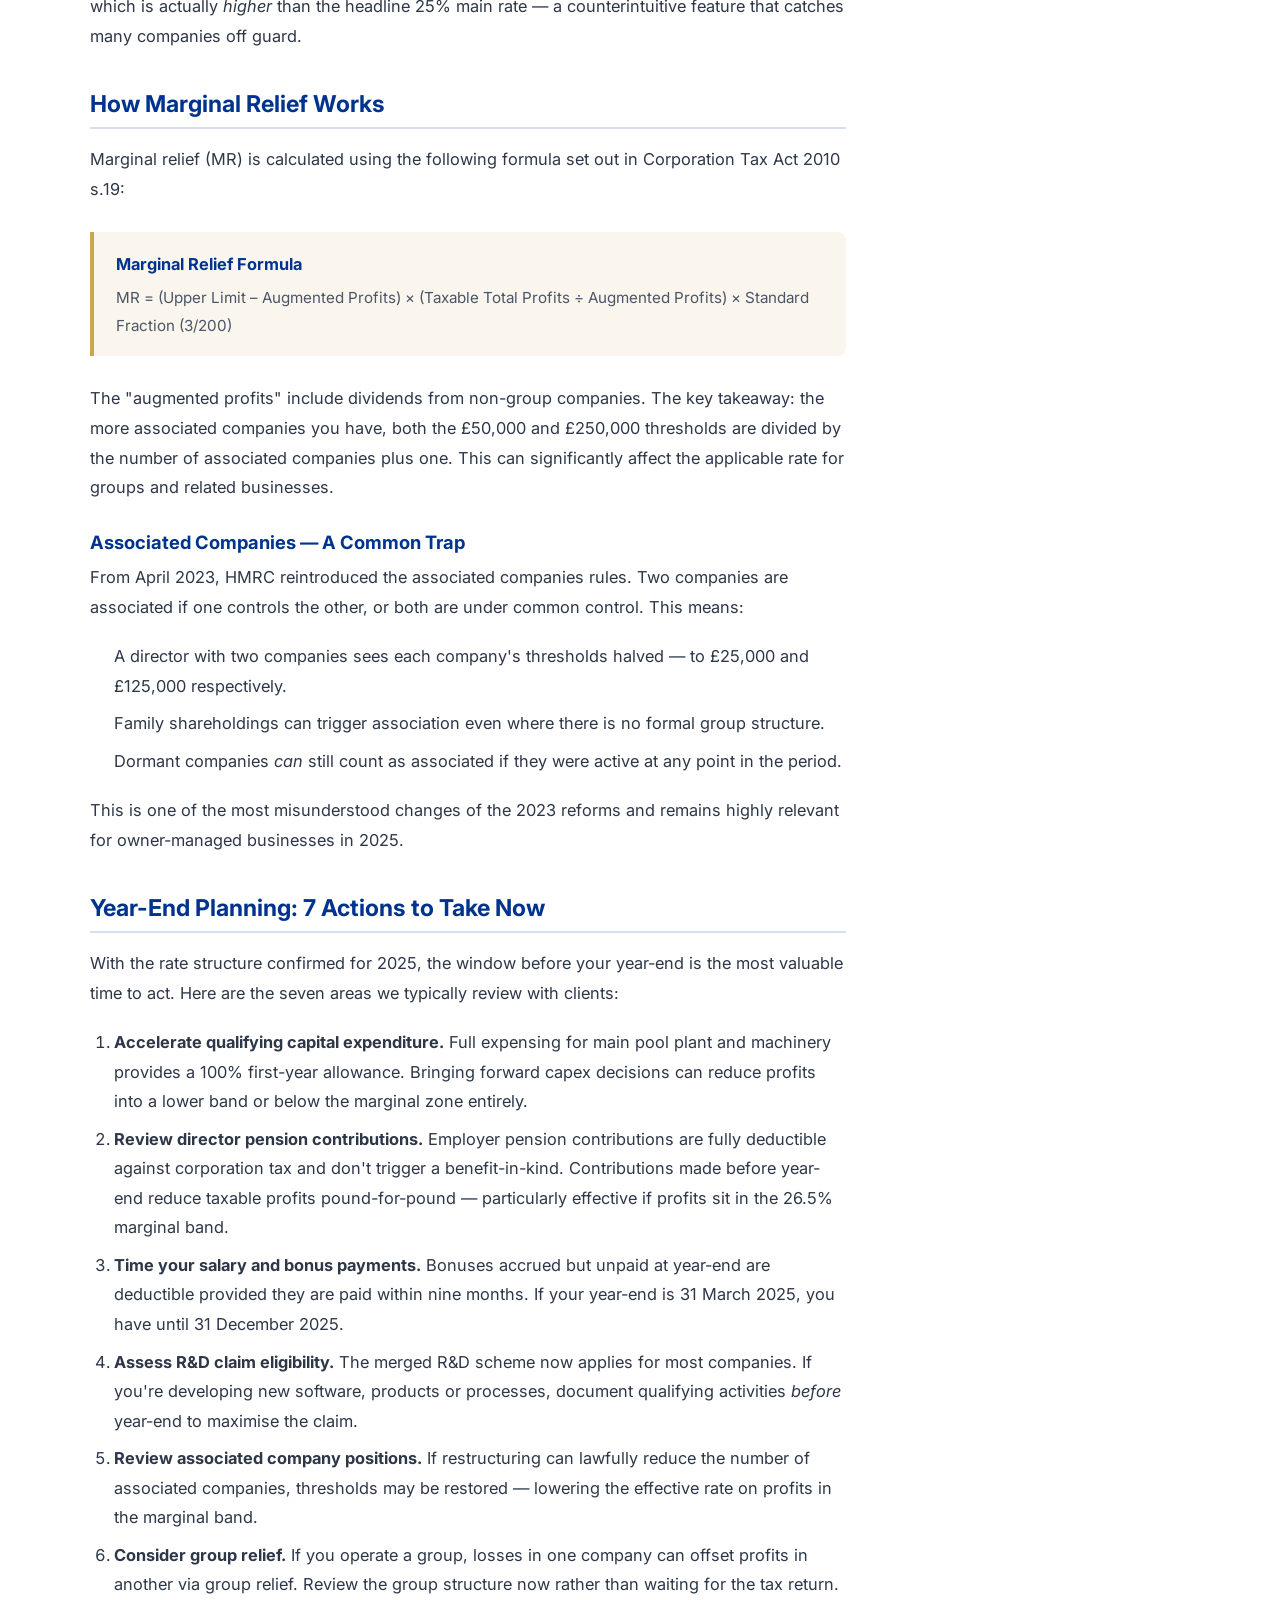
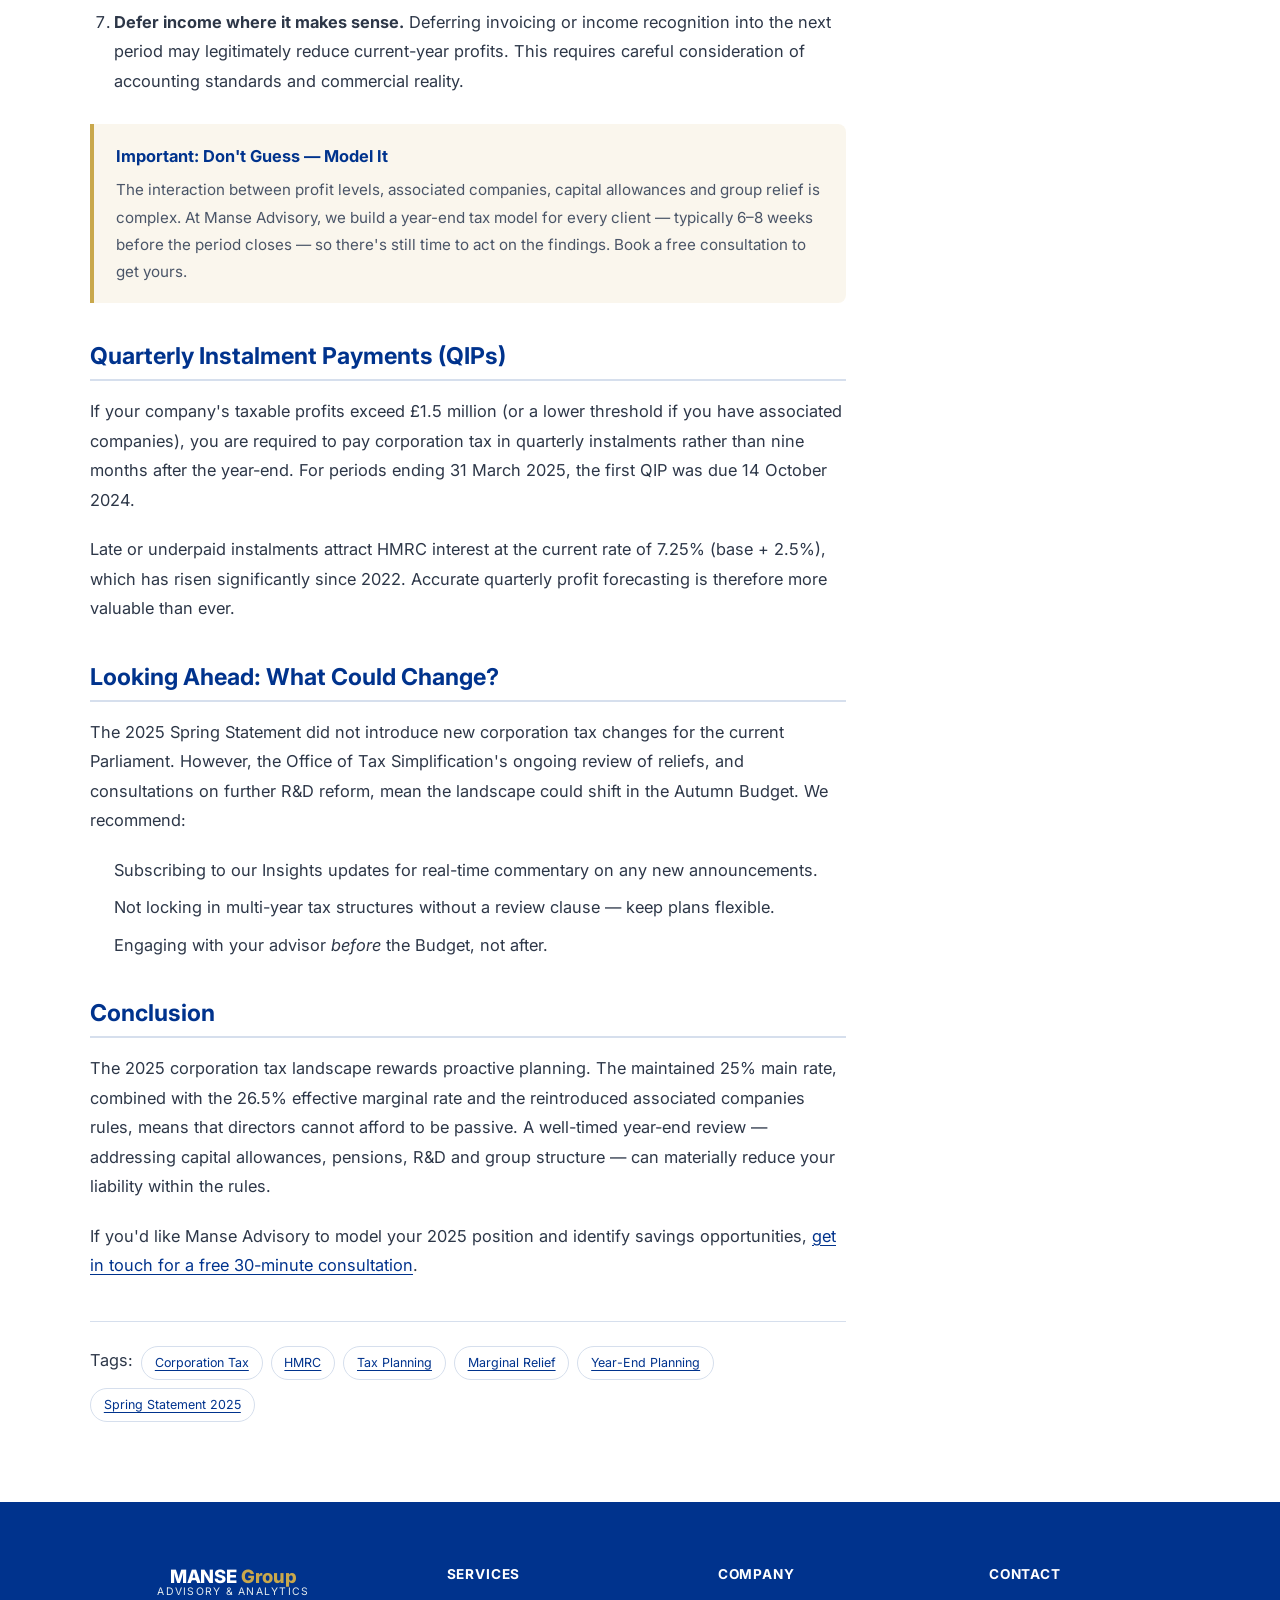
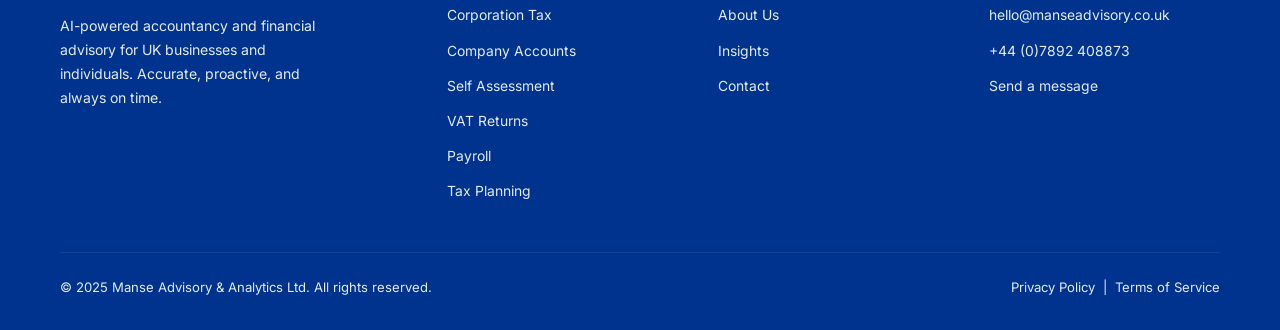
<file: article/corporation-tax-rate-changes-2025.html>
<!DOCTYPE html>
<html lang="en">
<head>
  <meta charset="UTF-8" />
  <meta name="viewport" content="width=device-width, initial-scale=1.0" />
  <title>Corporation Tax Rate Changes 2025 — Manse Advisory & Analytics</title>
  <meta name="description" content="We break down the maintained 25% corporation tax main rate, small profits relief thresholds, and what they mean for your year-end planning in 2025." />
  <link rel="preconnect" href="https://fonts.googleapis.com" />
  <link rel="preconnect" href="https://fonts.gstatic.com" crossorigin />
  <link href="https://fonts.googleapis.com/css2?family=Inter:wght@400;500;600;700;800&display=swap" rel="stylesheet" />
  <link rel="icon" type="image/svg+xml" href="../favicon.svg" />
  <link rel="stylesheet" href="../css/style.css" />

  <!-- Google Analytics 4 — replace G-XXXXXXXXXX with your Measurement ID -->
  <script async src="https://www.googletagmanager.com/gtag/js?id=G-XXXXXXXXXX"></script>
  <script>
    window.dataLayer = window.dataLayer || [];
    function gtag(){dataLayer.push(arguments);}
    gtag('js', new Date());
    gtag('config', 'G-XXXXXXXXXX');
  </script>

  <style>
    /* ===== ARTICLE-SPECIFIC STYLES ===== */
    .article-hero {
      background: var(--light);
      padding: 7rem 0 4rem;
      color: var(--text);
    }
    .article-hero-inner { max-width: 780px; margin: 0 auto; }

    .breadcrumb {
      display: flex;
      align-items: center;
      gap: .5rem;
      font-size: .82rem;
      color: var(--muted);
      margin-bottom: 1.5rem;
    }
    .breadcrumb a { color: var(--muted); transition: color var(--transition); }
    .breadcrumb a:hover { color: var(--accent); }
    .breadcrumb span { color: var(--muted); }

    .article-hero-meta {
      display: flex;
      align-items: center;
      gap: 1rem;
      flex-wrap: wrap;
      margin-bottom: 1.25rem;
    }
    .article-hero h1 { color: var(--text); margin-bottom: 1.25rem; font-size: clamp(1.6rem, 3.5vw, 2.5rem); }
    .article-hero .article-summary {
      color: var(--muted);
      font-size: 1.1rem;
      line-height: 1.7;
      max-width: 680px;
    }

    .author-row {
      display: flex;
      align-items: center;
      gap: 1rem;
      margin-top: 2rem;
      padding-top: 1.5rem;
      border-top: 1px solid rgba(255,255,255,.1);
    }
    .author-avatar {
      width: 44px;
      height: 44px;
      border-radius: 50%;
      background: rgba(201,168,76,.25);
      display: grid;
      place-items: center;
      font-size: 1.2rem;
      flex-shrink: 0;
    }
    .author-info .author-name { font-weight: 600; color: var(--text); font-size: .9rem; }
    .author-info .author-role { font-size: .78rem; color: var(--muted); }
    .article-read-time { margin-left: auto; font-size: .78rem; color: var(--muted); }

    /* ===== ARTICLE BODY ===== */
    .article-body {
      padding: 4rem 0 5rem;
    }
    .article-layout {
      display: grid;
      grid-template-columns: 1fr 280px;
      gap: 4rem;
      align-items: start;
      max-width: 1100px;
      margin: 0 auto;
    }

    .article-content {
      font-size: 1.025rem;
      line-height: 1.8;
      color: #2d3748;
    }
    .article-content h2 {
      font-size: 1.45rem;
      color: var(--navy);
      margin: 2.5rem 0 1rem;
      padding-bottom: .5rem;
      border-bottom: 2px solid var(--border);
    }
    .article-content h3 {
      font-size: 1.15rem;
      color: var(--navy);
      margin: 1.75rem 0 .65rem;
    }
    .article-content p { margin-bottom: 1.25rem; }
    .article-content ul, .article-content ol {
      margin: 0 0 1.25rem 1.5rem;
    }
    .article-content li { margin-bottom: .5rem; }

    .article-content a {
      color: var(--navy);
      text-decoration: underline;
      text-underline-offset: 3px;
    }
    .article-content a:hover { color: var(--accent); }

    /* callout box */
    .callout {
      background: rgba(201,168,76,.1);
      border-left: 4px solid var(--gold);
      border-radius: 0 var(--radius) var(--radius) 0;
      padding: 1.1rem 1.4rem;
      margin: 1.75rem 0;
    }
    .callout strong { color: var(--navy); display: block; margin-bottom: .3rem; }
    .callout p { margin: 0; font-size: .95rem; color: var(--slate); }

    /* data table */
    .data-table {
      width: 100%;
      border-collapse: collapse;
      margin: 1.5rem 0;
      font-size: .93rem;
    }
    .data-table th {
      background: var(--navy);
      color: var(--white);
      padding: .7rem 1rem;
      text-align: left;
      font-weight: 600;
      font-size: .82rem;
      letter-spacing: .04em;
    }
    .data-table td {
      padding: .65rem 1rem;
      border-bottom: 1px solid var(--border);
      color: var(--text);
    }
    .data-table tr:last-child td { border-bottom: none; }
    .data-table tr:nth-child(even) td { background: var(--light); }
    .data-table-wrap { overflow-x: auto; border-radius: var(--radius); border: 1px solid var(--border); margin: 1.5rem 0; }

    /* key number pull-out */
    .key-numbers {
      display: grid;
      grid-template-columns: repeat(3, 1fr);
      gap: 1rem;
      margin: 2rem 0;
    }
    .key-number {
      background: var(--navy);
      border-radius: 10px;
      padding: 1.25rem 1rem;
      text-align: center;
      color: var(--white);
    }
    .key-number .kn-val { font-size: 1.75rem; font-weight: 800; color: var(--gold); line-height: 1; }
    .key-number .kn-label { font-size: .75rem; color: var(--on-dark); margin-top: .35rem; }

    /* tags at bottom */
    .article-tags { display: flex; gap: .5rem; flex-wrap: wrap; margin-top: 2.5rem; padding-top: 1.5rem; border-top: 1px solid var(--border); }
    .article-tag-link {
      padding: .3rem .8rem;
      border: 1px solid var(--border);
      border-radius: 999px;
      font-size: .78rem;
      color: var(--muted);
      transition: var(--transition);
    }
    .article-tag-link:hover { border-color: var(--navy); color: var(--navy); }

    /* ===== SIDEBAR ===== */
    .article-sidebar { position: sticky; top: 90px; }

    .sidebar-card {
      background: var(--white);
      border: 1px solid var(--border);
      border-radius: 12px;
      padding: 1.5rem;
      margin-bottom: 1.5rem;
    }
    .sidebar-card h4 {
      font-size: .82rem;
      text-transform: uppercase;
      letter-spacing: .08em;
      color: var(--muted);
      margin-bottom: 1rem;
    }

    /* TOC */
    .toc-list { display: flex; flex-direction: column; gap: .6rem; }
    .toc-list a {
      font-size: .87rem;
      color: var(--slate);
      display: flex;
      align-items: flex-start;
      gap: .5rem;
      transition: color var(--transition);
      line-height: 1.4;
    }
    .toc-list a::before {
      content: '–';
      color: var(--gold-ink);
      flex-shrink: 0;
      margin-top: .05rem;
    }
    .toc-list a:hover { color: var(--navy); }

    /* CTA sidebar */
    .sidebar-cta {
      background: var(--navy);
      border: none;
      color: var(--white);
    }
    .sidebar-cta h4 { color: var(--white); }
    .sidebar-cta p { font-size: .87rem; color: var(--on-dark); margin-bottom: 1rem; }

    /* related articles */
    .related-article {
      display: flex;
      gap: .75rem;
      align-items: flex-start;
      padding: .75rem 0;
      border-bottom: 1px solid var(--border);
    }
    .related-article:last-child { border-bottom: none; padding-bottom: 0; }
    .related-article-emoji { font-size: 1.4rem; flex-shrink: 0; }
    .related-article-text a {
      font-size: .85rem;
      font-weight: 600;
      color: var(--text);
      line-height: 1.35;
      display: block;
      margin-bottom: .2rem;
    }
    .related-article-text a:hover { color: var(--navy); }
    .related-article-date { font-size: .73rem; color: var(--muted); }

    /* ===== BACK LINK ===== */
    .back-to-insights {
      display: inline-flex;
      align-items: center;
      gap: .4rem;
      color: var(--muted);
      font-size: .88rem;
      font-weight: 500;
      margin-bottom: 2.5rem;
      transition: color var(--transition);
    }
    .back-to-insights:hover { color: var(--navy); }

    @media (max-width: 860px) {
      .article-layout { grid-template-columns: 1fr; }
      .article-sidebar { position: static; }
      .key-numbers { grid-template-columns: repeat(3, 1fr); }
    }
    @media (max-width: 520px) {
      .key-numbers { grid-template-columns: 1fr 1fr; }
    }
  </style>
</head>
<body>

<!-- ===== NAVBAR ===== -->
<nav class="navbar" aria-label="Main navigation">
  <div class="container nav-inner">
    <a href="../index.html" class="nav-logo" aria-label="Manse Advisory & Analytics home">
      <span class="logo-main">MANSE <span>Group</span></span>
      <span class="logo-sub">Advisory &amp; Analytics</span>
    </a>
    <button class="hamburger" aria-label="Toggle menu" aria-expanded="false">
      <span></span><span></span><span></span>
    </button>
    <ul class="nav-links" role="list">
      <li><a href="../index.html">Home</a></li>
      <li><a href="../index.html#services">Services</a></li>
      <li><a href="../index.html#why-us">About</a></li>
      <li><a href="../articles.html">Insights</a></li>
      <li class="nav-item-dropdown">
        <a href="#" class="nav-dropdown-trigger">Resources <span class="chevron">▾</span></a>
        <ul class="nav-dropdown">
          <li><a href="../deadlines.html"><span class="dd-icon">📅</span> Tax Deadlines</a></li>
          <li><a href="../calculator.html"><span class="dd-icon">🧮</span> Tax Calculator</a></li>
          <li><a href="../policies.html"><span class="dd-icon">📋</span> Policy Updates</a></li>
        </ul>
      </li>
      <li class="nav-cta"><a href="../contact.html" class="btn btn-primary">Get in Touch</a></li>
    </ul>
  </div>
</nav>

<!-- ===== ARTICLE HERO ===== -->
<section class="article-hero">
  <div class="container">
    <div class="article-hero-inner">
      <nav class="breadcrumb" aria-label="Breadcrumb">
        <a href="../index.html">Home</a>
        <span>›</span>
        <a href="../articles.html">Insights</a>
        <span>›</span>
        <span style="color:var(--muted)">Corporation Tax 2025</span>
      </nav>

      <div class="article-hero-meta">
        <span class="article-tag" style="background:rgba(201,168,76,.2);color:var(--gold-ink);">Tax &amp; HMRC</span>
        <time datetime="2025-05-20" style="font-size:.82rem;color:var(--muted);">20 May 2025</time>
        <span style="font-size:.82rem;color:var(--muted);">7 min read</span>
      </div>

      <h1>Corporation Tax Rate Changes: What Every Director Needs to Know in 2025</h1>
      <p class="article-summary">Following the Spring Statement, we break down the maintained 25% main rate, small profits relief thresholds, and what they mean for your year-end planning.</p>

      <div class="author-row">
        <div class="author-avatar">👤</div>
        <div class="author-info">
          <div class="author-name">Samuel Mensah</div>
          <div class="author-role">Director, Manse Advisory &amp; Analytics</div>
        </div>
        <div class="article-read-time">7 min read</div>
      </div>
    </div>
  </div>
</section>

<!-- ===== ARTICLE BODY ===== -->
<section class="article-body">
  <div class="container">
    <div class="article-layout">

      <!-- Main content -->
      <main class="article-content" id="article-main">

        <a href="../articles.html" class="back-to-insights">← Back to Insights</a>

        <h2 id="overview">Overview</h2>
        <p>
          The 2025 Spring Statement confirmed that HMRC will maintain the current corporation tax structure introduced in April 2023 — a two-tier system with a 25% main rate and a 19% small profits rate, connected by marginal relief. For most UK companies, this means year-end planning has never been more important.
        </p>
        <p>
          In this article we walk through the current rate bands, how marginal relief is calculated, and the practical steps directors and their accountants should take before the financial year closes.
        </p>

        <div class="key-numbers" aria-label="Key rate figures">
          <div class="key-number">
            <div class="kn-val">25%</div>
            <div class="kn-label">Main rate (profits &gt; £250k)</div>
          </div>
          <div class="key-number">
            <div class="kn-val">19%</div>
            <div class="kn-label">Small profits rate (&lt; £50k)</div>
          </div>
          <div class="key-number">
            <div class="kn-val">26.5%</div>
            <div class="kn-label">Effective marginal rate</div>
          </div>
        </div>

        <h2 id="rate-bands">The Three Rate Bands Explained</h2>
        <p>
          Since 1 April 2023, UK corporation tax has operated on a three-band structure depending on a company's taxable profits in the accounting period:
        </p>

        <div class="data-table-wrap">
          <table class="data-table">
            <thead>
              <tr>
                <th>Taxable Profits</th>
                <th>Rate Applied</th>
                <th>Effective Rate</th>
                <th>Mechanism</th>
              </tr>
            </thead>
            <tbody>
              <tr>
                <td>Up to £50,000</td>
                <td>19%</td>
                <td>19%</td>
                <td>Small profits rate</td>
              </tr>
              <tr>
                <td>£50,001 – £250,000</td>
                <td>25% with relief</td>
                <td>19% – 25%</td>
                <td>Marginal relief</td>
              </tr>
              <tr>
                <td>Over £250,000</td>
                <td>25%</td>
                <td>25%</td>
                <td>Main rate</td>
              </tr>
            </tbody>
          </table>
        </div>

        <p>
          The marginal relief band is where planning opportunities are richest — and where directors most often benefit from professional advice. The effective marginal rate within the band is <strong>26.5%</strong>, which is actually <em>higher</em> than the headline 25% main rate — a counterintuitive feature that catches many companies off guard.
        </p>

        <h2 id="marginal-relief">How Marginal Relief Works</h2>
        <p>
          Marginal relief (MR) is calculated using the following formula set out in Corporation Tax Act 2010 s.19:
        </p>
        <div class="callout">
          <strong>Marginal Relief Formula</strong>
          <p>MR = (Upper Limit – Augmented Profits) × (Taxable Total Profits ÷ Augmented Profits) × Standard Fraction (3/200)</p>
        </div>
        <p>
          The "augmented profits" include dividends from non-group companies. The key takeaway: the more associated companies you have, both the £50,000 and £250,000 thresholds are divided by the number of associated companies plus one. This can significantly affect the applicable rate for groups and related businesses.
        </p>

        <h3 id="associated-companies">Associated Companies — A Common Trap</h3>
        <p>
          From April 2023, HMRC reintroduced the associated companies rules. Two companies are associated if one controls the other, or both are under common control. This means:
        </p>
        <ul>
          <li>A director with two companies sees each company's thresholds halved — to £25,000 and £125,000 respectively.</li>
          <li>Family shareholdings can trigger association even where there is no formal group structure.</li>
          <li>Dormant companies <em>can</em> still count as associated if they were active at any point in the period.</li>
        </ul>
        <p>
          This is one of the most misunderstood changes of the 2023 reforms and remains highly relevant for owner-managed businesses in 2025.
        </p>

        <h2 id="year-end-planning">Year-End Planning: 7 Actions to Take Now</h2>
        <p>
          With the rate structure confirmed for 2025, the window before your year-end is the most valuable time to act. Here are the seven areas we typically review with clients:
        </p>
        <ol>
          <li>
            <strong>Accelerate qualifying capital expenditure.</strong> Full expensing for main pool plant and machinery provides a 100% first-year allowance. Bringing forward capex decisions can reduce profits into a lower band or below the marginal zone entirely.
          </li>
          <li>
            <strong>Review director pension contributions.</strong> Employer pension contributions are fully deductible against corporation tax and don't trigger a benefit-in-kind. Contributions made before year-end reduce taxable profits pound-for-pound — particularly effective if profits sit in the 26.5% marginal band.
          </li>
          <li>
            <strong>Time your salary and bonus payments.</strong> Bonuses accrued but unpaid at year-end are deductible provided they are paid within nine months. If your year-end is 31 March 2025, you have until 31 December 2025.
          </li>
          <li>
            <strong>Assess R&amp;D claim eligibility.</strong> The merged R&amp;D scheme now applies for most companies. If you're developing new software, products or processes, document qualifying activities <em>before</em> year-end to maximise the claim.
          </li>
          <li>
            <strong>Review associated company positions.</strong> If restructuring can lawfully reduce the number of associated companies, thresholds may be restored — lowering the effective rate on profits in the marginal band.
          </li>
          <li>
            <strong>Consider group relief.</strong> If you operate a group, losses in one company can offset profits in another via group relief. Review the group structure now rather than waiting for the tax return.
          </li>
          <li>
            <strong>Defer income where it makes sense.</strong> Deferring invoicing or income recognition into the next period may legitimately reduce current-year profits. This requires careful consideration of accounting standards and commercial reality.
          </li>
        </ol>

        <div class="callout">
          <strong>Important: Don't Guess — Model It</strong>
          <p>The interaction between profit levels, associated companies, capital allowances and group relief is complex. At Manse Advisory, we build a year-end tax model for every client — typically 6–8 weeks before the period closes — so there's still time to act on the findings. Book a free consultation to get yours.</p>
        </div>

        <h2 id="quarterly-payments">Quarterly Instalment Payments (QIPs)</h2>
        <p>
          If your company's taxable profits exceed £1.5 million (or a lower threshold if you have associated companies), you are required to pay corporation tax in quarterly instalments rather than nine months after the year-end. For periods ending 31 March 2025, the first QIP was due 14 October 2024.
        </p>
        <p>
          Late or underpaid instalments attract HMRC interest at the current rate of 7.25% (base + 2.5%), which has risen significantly since 2022. Accurate quarterly profit forecasting is therefore more valuable than ever.
        </p>

        <h2 id="looking-ahead">Looking Ahead: What Could Change?</h2>
        <p>
          The 2025 Spring Statement did not introduce new corporation tax changes for the current Parliament. However, the Office of Tax Simplification's ongoing review of reliefs, and consultations on further R&amp;D reform, mean the landscape could shift in the Autumn Budget. We recommend:
        </p>
        <ul>
          <li>Subscribing to our Insights updates for real-time commentary on any new announcements.</li>
          <li>Not locking in multi-year tax structures without a review clause — keep plans flexible.</li>
          <li>Engaging with your advisor <em>before</em> the Budget, not after.</li>
        </ul>

        <h2 id="conclusion">Conclusion</h2>
        <p>
          The 2025 corporation tax landscape rewards proactive planning. The maintained 25% main rate, combined with the 26.5% effective marginal rate and the reintroduced associated companies rules, means that directors cannot afford to be passive. A well-timed year-end review — addressing capital allowances, pensions, R&amp;D and group structure — can materially reduce your liability within the rules.
        </p>
        <p>
          If you'd like Manse Advisory to model your 2025 position and identify savings opportunities, <a href="../contact.html">get in touch for a free 30-minute consultation</a>.
        </p>

        <div class="article-tags" aria-label="Article tags">
          <span>Tags:</span>
          <a href="../articles.html" class="article-tag-link">Corporation Tax</a>
          <a href="../articles.html" class="article-tag-link">HMRC</a>
          <a href="../articles.html" class="article-tag-link">Tax Planning</a>
          <a href="../articles.html" class="article-tag-link">Marginal Relief</a>
          <a href="../articles.html" class="article-tag-link">Year-End Planning</a>
          <a href="../articles.html" class="article-tag-link">Spring Statement 2025</a>
        </div>

      </main>

      <!-- Sidebar -->
      <aside class="article-sidebar" aria-label="Article sidebar">

        <!-- TOC -->
        <div class="sidebar-card">
          <h4>In This Article</h4>
          <nav class="toc-list" aria-label="Table of contents">
            <a href="#overview">Overview</a>
            <a href="#rate-bands">The Three Rate Bands</a>
            <a href="#marginal-relief">How Marginal Relief Works</a>
            <a href="#associated-companies">Associated Companies</a>
            <a href="#year-end-planning">Year-End Planning: 7 Actions</a>
            <a href="#quarterly-payments">Quarterly Instalment Payments</a>
            <a href="#looking-ahead">Looking Ahead</a>
            <a href="#conclusion">Conclusion</a>
          </nav>
        </div>

        <!-- CTA -->
        <div class="sidebar-card sidebar-cta">
          <h4>Need Expert Advice?</h4>
          <p>Book a free 30-minute consultation with our team. We'll review your position and identify savings opportunities before your year-end.</p>
          <a href="../contact.html" class="btn btn-primary" style="width:100%;justify-content:center;">Book Free Consultation</a>
        </div>

        <!-- Related articles -->
        <div class="sidebar-card">
          <h4>Related Articles</h4>
          <div>
            <div class="related-article">
              <div class="related-article-emoji">🗺️</div>
              <div class="related-article-text">
                <a href="#">R&amp;D Tax Relief Reform: Navigating the Merged Scheme</a>
                <div class="related-article-date">8 Jan 2025</div>
              </div>
            </div>
            <div class="related-article">
              <div class="related-article-emoji">💡</div>
              <div class="related-article-text">
                <a href="#">Using LLMs to Draft Management Account Reports</a>
                <div class="related-article-date">30 Jan 2025</div>
              </div>
            </div>
            <div class="related-article">
              <div class="related-article-emoji">📜</div>
              <div class="related-article-text">
                <a href="#">FRS 102 Revised: Key Changes to UK GAAP</a>
                <div class="related-article-date">14 Apr 2025</div>
              </div>
            </div>
          </div>
        </div>

      </aside>
    </div>
  </div>
</section>

<!-- ===== FOOTER ===== -->
<footer>
  <div class="container">
    <div class="footer-grid">
      <div class="footer-brand">
        <a href="../index.html" class="nav-logo">
          <span class="logo-main">MANSE <span>Group</span></span>
          <span class="logo-sub">Advisory &amp; Analytics</span>
        </a>
        <p>AI-powered accountancy and financial advisory for UK businesses and individuals. Accurate, proactive, and always on time.</p>
      </div>
      <div class="footer-col">
        <h4>Services</h4>
        <ul role="list">
          <li><a href="../index.html#services">Corporation Tax</a></li>
          <li><a href="../index.html#services">Company Accounts</a></li>
          <li><a href="../index.html#services">Self Assessment</a></li>
          <li><a href="../index.html#services">VAT Returns</a></li>
          <li><a href="../index.html#services">Payroll</a></li>
          <li><a href="../index.html#services">Tax Planning</a></li>
        </ul>
      </div>
      <div class="footer-col">
        <h4>Company</h4>
        <ul role="list">
          <li><a href="../index.html#why-us">About Us</a></li>
          <li><a href="../articles.html">Insights</a></li>
          <li><a href="../contact.html">Contact</a></li>
        </ul>
      </div>
      <div class="footer-col">
        <h4>Contact</h4>
        <ul role="list">
          <li><a href="mailto:hello@manseadvisory.co.uk">hello@manseadvisory.co.uk</a></li>
          <li><a href="tel:+447892408873">+44 (0)7892 408873</a></li>
          <li><a href="../contact.html">Send a message</a></li>
        </ul>
      </div>
    </div>
    <div class="footer-bottom">
      <span>&copy; 2025 Manse Advisory &amp; Analytics Ltd. All rights reserved.</span>
      <span><a href="#">Privacy Policy</a> &nbsp;|&nbsp; <a href="#">Terms of Service</a></span>
    </div>
  </div>
</footer>

<script src="../js/main.js"></script>
<script>
  /* Highlight active TOC link on scroll */
  const tocLinks = document.querySelectorAll('.toc-list a');
  const headings = document.querySelectorAll('.article-content h2[id], .article-content h3[id]');

  const tocObserver = new IntersectionObserver(entries => {
    entries.forEach(entry => {
      if (entry.isIntersecting) {
        tocLinks.forEach(a => a.style.color = '');
        const active = document.querySelector(`.toc-list a[href="#${entry.target.id}"]`);
        if (active) active.style.color = 'var(--navy)';
      }
    });
  }, { rootMargin: '-20% 0px -70% 0px' });

  headings.forEach(h => tocObserver.observe(h));
</script>
</body>
</html>
</file>
<file: css/style.css>
/* ===== RESET & BASE ===== */
*, *::before, *::after { box-sizing: border-box; margin: 0; padding: 0; }

:root {
  --navy:    #00338D;
  --navy-lt: #0046AD;
  --blue-end: #005EB8;
  --accent:  #00338D;
  --gold-ink: #795B20;
  --on-dark: #E3EBEE;
  --gold:    #C9A84C;
  --gold-lt: #E2C074;
  --slate:   #4A5568;
  --light:   #F5F7FB;
  --white:   #FFFFFF;
  --border:  #D6DFED;
  --text:    #202D35;
  --muted:   #52616B;
  --radius:  8px;
  --shadow:  0 4px 24px rgba(11,31,58,.10);
  --transition: .25s ease;
}

html { scroll-behavior: smooth; }

body {
  font-family: 'Inter', system-ui, -apple-system, sans-serif;
  color: var(--text);
  background: var(--white);
  line-height: 1.6;
}

body.launch-locked { overflow: hidden; }

/* ===== PRE-LAUNCH FRONT DOOR ===== */
.launch-gate {
  --launch-ink: #f5f2e9;
  --launch-gold: #d7b65b;
  position: fixed;
  inset: 0;
  z-index: 10000;
  height: 100vh;
  height: 100dvh;
  min-height: 0;
  overflow: hidden;
  display: grid;
  grid-template-rows: auto minmax(0, 1fr);
  padding: 0 clamp(1.25rem, 4vw, 4.5rem);
  color: var(--launch-ink);
  background:
    radial-gradient(circle at 12% 82%, rgba(34, 78, 116, .48), transparent 32%),
    linear-gradient(135deg, var(--navy) 0%, var(--navy-lt) 54%, var(--blue-end) 100%);
  isolation: isolate;
}
.launch-grid-pattern {
  position: absolute;
  inset: 0;
  z-index: -3;
  opacity: .16;
  background-image: linear-gradient(rgba(255,255,255,.08) 1px, transparent 1px), linear-gradient(90deg, rgba(255,255,255,.08) 1px, transparent 1px);
  background-size: 72px 72px;
  mask-image: linear-gradient(to right, black, transparent 72%);
}
.launch-orb {
  position: absolute;
  z-index: -2;
  border-radius: 50%;
  filter: blur(2px);
  pointer-events: none;
  animation: launchDrift 10s ease-in-out infinite alternate;
}
.launch-orb-one {
  width: min(44vw, 620px);
  aspect-ratio: 1;
  top: -25%;
  right: 18%;
  background: radial-gradient(circle at 35% 35%, rgba(215,182,91,.17), rgba(215,182,91,0) 68%);
}
.launch-orb-two {
  width: min(30vw, 420px);
  aspect-ratio: 1;
  right: -8%;
  bottom: -8%;
  animation-delay: -4s;
  background: radial-gradient(circle at 45% 45%, rgba(67,143,184,.2), rgba(67,143,184,0) 70%);
}
@keyframes launchDrift { to { transform: translate3d(28px, 18px, 0) scale(1.08); } }

.launch-header {
  width: min(1420px, 100%);
  margin-inline: auto;
  display: flex;
  align-items: center;
  justify-content: space-between;
}
.launch-header { padding: 1.8rem 0; border-bottom: 1px solid rgba(255,255,255,.1); }
.launch-logo { display: flex; align-items: center; gap: .8rem; }
.launch-logo-mark {
  width: 42px;
  height: 42px;
  display: grid;
  place-items: center;
  border: 1px solid rgba(215,182,91,.65);
  border-radius: 50%;
  color: var(--launch-gold);
  font-size: 1.15rem;
  font-weight: 800;
}
.launch-logo strong { display: block; font-size: 1.05rem; letter-spacing: .04em; line-height: 1.1; }
.launch-logo em { color: var(--launch-gold); font-style: normal; }
.launch-logo small { display: block; margin-top: .18rem; color: var(--on-dark); font-size: .58rem; letter-spacing: .17em; text-transform: uppercase; }
.launch-contact-link { color: var(--on-dark); font-size: .85rem; font-weight: 600; letter-spacing: .02em; transition: color .2s ease; }
.launch-contact-link:hover { color: var(--launch-gold); }
.launch-contact-link span { color: var(--launch-gold); margin-left: .35rem; }

.launch-main {
  width: min(1420px, 100%);
  height: 100%;
  min-height: 0;
  margin: auto;
  padding: clamp(3rem, 7vh, 6.5rem) 0;
  display: grid;
  grid-template-columns: minmax(0, 1.12fr) minmax(430px, .88fr);
  align-items: center;
  gap: clamp(3rem, 8vw, 9rem);
}

/* Applied by main.js only when the rendered content exceeds the available viewport row. */
.launch-gate.launch-compact .launch-header { padding-block: .9rem; }
.launch-gate.launch-compact .launch-main { padding-block: 1rem; }
.launch-gate.launch-compact .launch-kicker { margin-bottom: .8rem; }
.launch-gate.launch-compact .launch-copy h1 {
  margin-bottom: .8rem;
  font-size: clamp(2.35rem, 4.5vw, 4.6rem);
}
.launch-gate.launch-compact .launch-intro { font-size: .95rem; line-height: 1.5; }
.launch-gate.launch-compact .launch-form { margin-top: 1rem; }
.launch-gate.launch-compact .launch-trust { margin-top: .8rem; }
.launch-gate.launch-compact .launch-panel { padding: 1.25rem 1.5rem; }
.launch-gate.launch-compact .launch-panel-copy { margin: 1.2rem 0 .8rem; }
.launch-gate.launch-compact .launch-countdown { padding-block: .85rem; }
.launch-gate.launch-compact .launch-progress { margin-block: .8rem; }
.launch-gate.launch-compact .launch-arrow { width: 32px; height: 32px; }

.launch-gate.launch-tight .launch-kicker { margin-bottom: .3rem; font-size: .6rem; }
.launch-gate.launch-tight .launch-copy h1 { font-size: clamp(1.9rem, 6vh, 3.5rem); }
.launch-gate.launch-tight .launch-intro { font-size: .78rem; line-height: 1.3; }
.launch-gate.launch-tight .launch-form { margin-top: .5rem; }
.launch-gate.launch-tight .launch-form-row input,
.launch-gate.launch-tight .launch-form-row button { padding-block: .5rem; }
.launch-gate.launch-tight .launch-form-note { margin-top: .2rem; font-size: .6rem; }
.launch-gate.launch-tight .launch-trust { gap: .65rem; margin-top: .3rem; font-size: .6rem; }
.launch-gate.launch-tight .launch-panel-copy { margin: .5rem 0 .3rem; }
.launch-gate.launch-tight .launch-countdown { padding-block: .5rem; }
.launch-gate.launch-tight .launch-progress { margin-block: .45rem; }
.launch-gate.launch-tight .launch-panel-footer p { font-size: .62rem; line-height: 1.3; }

.launch-gate.launch-mobile-tight .launch-kicker,
.launch-gate.launch-mobile-tight .launch-intro { display: none; }
.launch-gate.launch-mobile-tight .launch-main { gap: .45rem; padding-block: .35rem; }
.launch-gate.launch-mobile-tight .launch-copy h1 {
  margin-bottom: .35rem;
  font-size: clamp(1.75rem, 8vw, 2.2rem);
}
.launch-gate.launch-mobile-tight .launch-form { margin-top: .35rem; }
.launch-gate.launch-mobile-tight .launch-panel { padding-block: .65rem; }
.launch-gate.launch-mobile-tight .launch-panel-copy { margin-block: .3rem; }
.launch-gate.launch-mobile-tight .launch-countdown { padding-top: .35rem; }
.launch-copy { max-width: 760px; animation: launchReveal .8s ease both; }
@keyframes launchReveal { from { opacity: 0; transform: translateY(18px); } }
.launch-kicker { display: flex; align-items: center; gap: .7rem; margin-bottom: 1.5rem; color: var(--launch-gold); font-size: .74rem; font-weight: 700; letter-spacing: .13em; text-transform: uppercase; }
.launch-kicker span { width: 28px; height: 1px; background: currentColor; }
.launch-copy h1 { max-width: 740px; margin-bottom: 1.5rem; font-size: clamp(2.65rem, 5.4vw, 5.65rem); line-height: .98; letter-spacing: -.055em; }
.launch-copy h1 span { color: var(--launch-gold); }
.launch-intro { max-width: 640px; color: var(--on-dark); font-size: clamp(1rem, 1.35vw, 1.18rem); line-height: 1.75; }
.launch-form { max-width: 620px; margin-top: 2.2rem; }
.launch-form label { display: block; margin-bottom: .65rem; font-size: .78rem; font-weight: 700; letter-spacing: .04em; }
.launch-form-row { display: flex; padding: .38rem; border: 1px solid rgba(255,255,255,.16); border-radius: 9px; background: rgba(255,255,255,.06); backdrop-filter: blur(14px); }
.launch-form-row:focus-within { border-color: rgba(215,182,91,.75); box-shadow: 0 0 0 3px rgba(215,182,91,.1); }
.launch-form-row input { min-width: 0; flex: 1; padding: .85rem 1rem; border: 0; outline: 0; color: white; background: transparent; font: inherit; }
.launch-form-row input::placeholder { color: var(--on-dark); }
.launch-form-row button { padding: .82rem 1.2rem; border: 0; border-radius: 6px; background: var(--launch-gold); color: #0b1f3a; font: inherit; font-size: .85rem; font-weight: 800; cursor: pointer; transition: transform .2s ease, background .2s ease; }
.launch-form-row button:hover { transform: translateY(-1px); background: #e5c66f; }
.launch-form-note { margin-top: .6rem; color: var(--on-dark); font-size: .7rem; }
.launch-form-note.is-success { color: #87d7b0; }
.launch-trust { display: flex; flex-wrap: wrap; gap: 1.2rem; margin-top: 2rem; color: var(--on-dark); font-size: .72rem; font-weight: 600; }
.launch-trust span::before { content: '✓'; margin-right: .42rem; color: var(--launch-gold); }

.launch-panel {
  position: relative;
  overflow: hidden;
  padding: clamp(1.5rem, 3vw, 2.5rem);
  border: 1px solid rgba(255,255,255,.14);
  border-radius: 3px;
  background: linear-gradient(145deg, rgba(255,255,255,.1), rgba(255,255,255,.035));
  box-shadow: 0 30px 80px rgba(0,0,0,.22);
  backdrop-filter: blur(18px);
  animation: launchReveal .8s .18s ease both;
}
.launch-panel::before { content: ''; position: absolute; width: 180px; height: 180px; top: -90px; right: -70px; border: 1px solid rgba(215,182,91,.18); border-radius: 50%; box-shadow: 0 0 0 34px rgba(215,182,91,.035), 0 0 0 68px rgba(215,182,91,.025); }
.launch-panel-top,
.launch-panel-footer { display: flex; align-items: center; justify-content: space-between; }
.launch-panel-top,
.launch-panel-copy,
.launch-countdown,
.launch-progress,
.launch-panel-footer { position: relative; z-index: 1; }
.launch-status { color: var(--on-dark); font-size: .68rem; letter-spacing: .09em; text-transform: uppercase; white-space: nowrap; }
.launch-status i { display: inline-block; width: 7px; height: 7px; margin-right: .45rem; border-radius: 50%; background: #6bd89d; box-shadow: 0 0 0 5px rgba(107,216,157,.1); animation: launchPulse 1.8s ease infinite; }
@keyframes launchPulse { 50% { box-shadow: 0 0 0 9px rgba(107,216,157,0); } }
.launch-edition { color: var(--on-dark); font-size: .66rem; letter-spacing: .12em; }
.launch-panel-copy { margin: clamp(3rem, 7vh, 5.2rem) 0 1.5rem; }
.launch-panel-copy p { color: var(--launch-gold); font-size: .7rem; font-weight: 700; letter-spacing: .14em; text-transform: uppercase; }
.launch-panel-copy h2 { margin-top: .4rem; font-size: clamp(1.35rem, 2.2vw, 2rem); font-weight: 500; letter-spacing: -.025em; }
.launch-countdown { display: grid; grid-template-columns: 1fr auto 1fr auto 1fr auto 1fr; align-items: start; padding: 1.5rem 0; border-top: 1px solid rgba(255,255,255,.11); border-bottom: 1px solid rgba(255,255,255,.11); }
.launch-countdown div { text-align: center; }
.launch-countdown strong { display: block; font-size: clamp(1.8rem, 4vw, 3.5rem); font-weight: 500; line-height: 1; letter-spacing: -.05em; font-variant-numeric: tabular-nums; }
.launch-countdown span { display: block; margin-top: .7rem; color: var(--on-dark); font-size: .58rem; letter-spacing: .12em; text-transform: uppercase; }
.launch-countdown b {
  align-self: start;
  color: var(--launch-gold);
  font-size: clamp(1.8rem, 4vw, 3.5rem);
  font-weight: 400;
  line-height: 1;
}
.launch-progress { height: 3px; margin: 2rem 0; background: rgba(255,255,255,.1); }
.launch-progress span { display: block; width: 68%; height: 100%; background: linear-gradient(90deg, #8c7232, var(--launch-gold)); position: relative; }
.launch-progress span::after { content: ''; position: absolute; top: -3px; right: -3px; width: 9px; height: 9px; border-radius: 50%; background: var(--launch-gold); box-shadow: 0 0 12px var(--launch-gold); }
.launch-panel-footer p { color: var(--on-dark); font-size: .72rem; line-height: 1.6; }
.launch-panel-footer strong { color: var(--on-dark); }
.launch-arrow { width: 42px; height: 42px; display: grid; place-items: center; border: 1px solid rgba(255,255,255,.16); border-radius: 50%; color: var(--launch-gold); }

@media (max-width: 940px) {
  .launch-main { grid-template-columns: 1fr; gap: clamp(.8rem, 2vh, 1.5rem); padding: clamp(1rem, 3vh, 2rem) 0; }
  .launch-copy { max-width: 760px; }
  .launch-panel { width: 100%; max-width: 680px; padding: 1rem 1.25rem; }
  .launch-panel-copy { margin: .8rem 0 .5rem; }
  .launch-panel-copy h2 { font-size: 1.2rem; }
  .launch-countdown { padding: .65rem 0; }
  .launch-progress { margin-block: .65rem; }
  .launch-arrow { width: 30px; height: 30px; }
  .launch-panel-footer p { font-size: .62rem; line-height: 1.3; }
  .launch-copy h1 { margin-bottom: .7rem; }
  .launch-intro { line-height: 1.5; }
  .launch-form { margin-top: .9rem; }
  .launch-trust { margin-top: .7rem; }
}
@media (max-width: 600px) {
  .launch-gate {
    padding-right: max(1rem, env(safe-area-inset-right));
    padding-left: max(1rem, env(safe-area-inset-left));
  }
  .launch-header {
    min-height: 58px;
    padding: max(.65rem, env(safe-area-inset-top)) 0 .65rem;
  }
  .launch-logo { gap: .6rem; }
  .launch-logo-mark { width: 34px; height: 34px; font-size: .95rem; }
  .launch-logo strong { font-size: .88rem; }
  .launch-logo small { font-size: .48rem; }
  .launch-contact-link { font-size: .72rem; }
  .launch-contact-link span { margin-left: .2rem; }

  .launch-main {
    align-content: center;
    gap: clamp(.75rem, 2.5vh, 1.25rem);
    padding: .75rem 0 max(.75rem, env(safe-area-inset-bottom));
  }
  .launch-copy { width: 100%; }
  .launch-kicker { margin-bottom: .65rem; font-size: .57rem; line-height: 1.35; letter-spacing: .1em; }
  .launch-kicker span { width: 20px; }
  .launch-copy h1 { margin-bottom: .65rem; font-size: clamp(2rem, 10vw, 2.8rem); line-height: 1.02; }
  .launch-intro { font-size: .82rem; line-height: 1.45; }

  .launch-form { margin-top: .8rem; }
  .launch-form label { margin-bottom: .4rem; font-size: .7rem; }
  .launch-form-row { padding: .3rem; }
  .launch-form-row input { width: 100%; min-width: 0; padding: .68rem .7rem; font-size: .8rem; }
  .launch-form-row button { flex: 0 0 auto; padding: .68rem .75rem; font-size: .72rem; white-space: nowrap; }
  .launch-form-note { display: none; }
  .launch-trust { display: none; }

  .launch-panel { width: 100%; padding: .85rem 1rem; border-radius: 10px; }
  .launch-panel-top { min-height: 18px; }
  .launch-panel::before { width: 120px; height: 120px; top: -75px; right: -50px; }
  .launch-status { font-size: .56rem; }
  .launch-edition { display: none; }
  .launch-panel-copy { margin: .65rem 0 .45rem; }
  .launch-panel-copy p { font-size: .56rem; }
  .launch-panel-copy h2 { margin-top: .1rem; font-size: 1rem; }
  .launch-countdown { padding: .65rem 0 .1rem; border-bottom: 0; }
  .launch-countdown strong,
  .launch-countdown b { font-size: clamp(1.65rem, 8.5vw, 2.25rem); }
  .launch-countdown span { margin-top: .3rem; font-size: .5rem; }
  .launch-progress,
  .launch-panel-footer { display: none; }
}
@media (max-height: 720px) {
  .launch-header { padding-block: .65rem; }
  .launch-main { padding-block: .5rem; }
  .launch-kicker { margin-bottom: .3rem; font-size: .6rem; }
  .launch-intro { font-size: .76rem; line-height: 1.3; }
  .launch-trust { margin-top: .3rem; }
  .launch-copy h1 { margin-bottom: .45rem; font-size: clamp(1.9rem, 6.5vh, 3.8rem); }
  .launch-form { margin-top: .45rem; }
  .launch-panel-copy { margin: .45rem 0 .25rem; }
  .launch-progress { margin-block: .45rem; }
}
@media (max-width: 340px) {
  .launch-form-row { display: block; }
  .launch-form-row button { width: 100%; }
  .launch-intro { font-size: .76rem; }
}
@media (max-width: 600px) and (max-height: 620px) {
  .launch-kicker,
  .launch-intro { display: none; }
  .launch-copy h1 { font-size: clamp(1.8rem, 8.5vw, 2.25rem); }
  .launch-panel-copy { margin-block: .35rem; }
  .launch-countdown { padding-top: .4rem; }
}
@media (max-height: 560px) and (min-width: 560px) {
  .launch-main { grid-template-columns: 1fr 1fr; gap: 1.25rem; }
  .launch-panel { padding: .85rem; }
  .launch-countdown strong,
  .launch-countdown b { font-size: 1.55rem; }
}
@media (prefers-reduced-motion: reduce) {
  .launch-orb, .launch-status i { animation: none; }
  .launch-copy, .launch-panel { animation: none; }
}

a { color: inherit; text-decoration: none; }
img { max-width: 100%; display: block; }
ul { list-style: none; }

.container {
  width: min(1160px, 100% - 3rem);
  margin-inline: auto;
}

/* ===== TYPOGRAPHY ===== */
h1, h2, h3, h4 { line-height: 1.2; font-weight: 700; }
h1 { font-size: clamp(2rem, 5vw, 3.5rem); }
h2 { font-size: clamp(1.5rem, 3vw, 2.25rem); }
h3 { font-size: 1.25rem; }

.section-label {
  text-transform: uppercase;
  letter-spacing: .1em;
  font-size: .75rem;
  font-weight: 600;
  color: var(--gold-ink);
  margin-bottom: .5rem;
}

/* ===== BUTTONS ===== */
.btn {
  display: inline-flex;
  align-items: center;
  gap: .5rem;
  padding: .75rem 1.75rem;
  border-radius: var(--radius);
  font-weight: 600;
  font-size: .95rem;
  cursor: pointer;
  border: 2px solid transparent;
  transition: var(--transition);
}
.btn-primary {
  background: var(--gold);
  color: var(--navy);
}
.btn-primary:hover { background: var(--gold-lt); }

.btn-outline {
  background: transparent;
  border-color: var(--white);
  color: var(--white);
}
.btn-outline:hover { background: rgba(255,255,255,.12); }

.btn-navy {
  background: var(--navy);
  color: var(--white);
}
.btn-navy:hover { background: var(--navy-lt); }

/* ===== NAVBAR ===== */
.navbar {
  position: fixed;
  top: 0; left: 0; right: 0;
  z-index: 900;
  background: var(--navy);
  border-bottom: 1px solid rgba(255,255,255,.08);
  transition: box-shadow var(--transition);
}
.navbar.scrolled { box-shadow: 0 2px 20px rgba(0,0,0,.25); }

.nav-inner {
  display: flex;
  align-items: center;
  justify-content: space-between;
  height: 68px;
}

.nav-logo {
  display: flex;
  flex-direction: column;
  line-height: 1.1;
  text-align: center;
}
.nav-logo .logo-main {
  font-size: 1.15rem;
  font-weight: 800;
  color: var(--white);
  letter-spacing: -.01em;
}
.nav-logo .logo-main span { color: var(--gold); }
.nav-logo .logo-sub {
  font-size: .65rem;
  letter-spacing: .12em;
  text-transform: uppercase;
  color: var(--on-dark);
}

.nav-links {
  display: flex;
  align-items: center;
  gap: 2rem;
}
.nav-links a {
  color: var(--on-dark);
  font-size: .9rem;
  font-weight: 500;
  transition: color var(--transition);
}
.nav-links a:hover,
.nav-links a.active { color: var(--gold); }

.nav-cta { margin-left: 1rem; }
.nav-links .nav-cta .btn-primary { color: #000000; font-weight: 700; }

.hamburger {
  display: none;
  flex-direction: column;
  gap: 5px;
  cursor: pointer;
  background: none;
  border: none;
  padding: .4rem;
}
.hamburger span {
  display: block;
  width: 24px;
  height: 2px;
  background: var(--white);
  border-radius: 2px;
  transition: var(--transition);
}

/* ===== HERO ===== */
.hero {
  min-height: 100vh;
  display: flex;
  align-items: center;
  background: linear-gradient(135deg, var(--navy) 0%, var(--blue-end) 100%);
  padding: 7rem 0 4rem;
  position: relative;
  overflow: hidden;
}

.hero::before {
  content: '';
  position: absolute;
  inset: 0;
  background:
    radial-gradient(ellipse 60% 60% at 70% 50%, rgba(201,168,76,.08) 0%, transparent 70%),
    url("data:image/svg+xml,%3Csvg width='60' height='60' viewBox='0 0 60 60' xmlns='http://www.w3.org/2000/svg'%3E%3Cg fill='none' fill-rule='evenodd'%3E%3Cg fill='%23ffffff' fill-opacity='0.02'%3E%3Cpath d='M36 34v-4h-2v4h-4v2h4v4h2v-4h4v-2h-4zm0-30V0h-2v4h-4v2h4v4h2V6h4V4h-4zM6 34v-4H4v4H0v2h4v4h2v-4h4v-2H6zM6 4V0H4v4H0v2h4v4h2V6h4V4H6z'/%3E%3C/g%3E%3C/g%3E%3C/svg%3E");
}

.hero-grid {
  display: grid;
  grid-template-columns: 1fr 1fr;
  gap: 4rem;
  align-items: center;
  position: relative;
}

.hero-badge {
  display: inline-flex;
  align-items: center;
  gap: .5rem;
  background: rgba(201,168,76,.15);
  border: 1px solid rgba(201,168,76,.3);
  color: var(--gold-lt);
  font-size: .8rem;
  font-weight: 600;
  padding: .35rem .9rem;
  border-radius: 999px;
  margin-bottom: 1.5rem;
  letter-spacing: .04em;
}

.hero h1 { color: var(--white); margin-bottom: 1.25rem; }
.hero h1 span { color: var(--gold); }

.hero-sub {
  color: var(--on-dark);
  font-size: 1.1rem;
  margin-bottom: 2rem;
  max-width: 480px;
}

.hero-actions { display: flex; gap: 1rem; flex-wrap: wrap; }

.hero-stats {
  display: flex;
  gap: 2rem;
  margin-top: 3rem;
  padding-top: 2rem;
  border-top: 1px solid rgba(255,255,255,.1);
}
.stat-item { }
.stat-num {
  font-size: 1.75rem;
  font-weight: 800;
  color: var(--gold);
}
.stat-label {
  font-size: .8rem;
  color: var(--on-dark);
  margin-top: .1rem;
}

.hero-visual {
  display: flex;
  flex-direction: column;
  gap: 1rem;
}

.card-float {
  background: rgba(255,255,255,.06);
  backdrop-filter: blur(12px);
  border: 1px solid rgba(255,255,255,.12);
  border-radius: 12px;
  padding: 1.25rem 1.5rem;
  color: var(--white);
}
.card-float-header {
  display: flex;
  align-items: center;
  gap: .75rem;
  margin-bottom: .75rem;
}
.card-float-icon {
  width: 36px;
  height: 36px;
  border-radius: 8px;
  background: rgba(201,168,76,.2);
  display: grid;
  place-items: center;
  font-size: 1rem;
}
.card-float-title { font-size: .85rem; font-weight: 600; }
.card-float-sub { font-size: .75rem; color: var(--on-dark); }
.card-float-body { font-size: .82rem; color: var(--on-dark); line-height: 1.5; }

.ai-chip {
  display: inline-flex;
  align-items: center;
  gap: .4rem;
  background: rgba(201,168,76,.18);
  color: var(--gold-lt);
  font-size: .72rem;
  font-weight: 600;
  padding: .25rem .65rem;
  border-radius: 999px;
  margin-top: .75rem;
}

/* ===== SECTION SHARED ===== */
section { padding: 5rem 0; }

.section-header {
  text-align: center;
  max-width: 640px;
  margin: 0 auto 3.5rem;
}
.section-header p {
  color: var(--muted);
  margin-top: .75rem;
  font-size: 1.05rem;
}

/* ===== SERVICES ===== */
.services { background: var(--light); }

.services-grid {
  display: grid;
  grid-template-columns: repeat(auto-fit, minmax(280px, 1fr));
  gap: 1.5rem;
}

.service-card {
  background: var(--white);
  border: 1px solid var(--border);
  border-radius: 12px;
  padding: 1.75rem;
  transition: var(--transition);
  position: relative;
  overflow: hidden;
}
.service-card::after {
  content: '';
  position: absolute;
  bottom: 0; left: 0; right: 0;
  height: 3px;
  background: var(--gold);
  transform: scaleX(0);
  transition: transform var(--transition);
}
.service-card:hover { box-shadow: var(--shadow); transform: translateY(-3px); }
.service-card:hover::after { transform: scaleX(1); }

.service-icon {
  font-size: 1.75rem;
  margin-bottom: 1rem;
  display: block;
}
.service-icon .lucide {
  display: block;
  width: 1.75rem;
  height: 1.75rem;
}
.service-card h3 { margin-bottom: .5rem; }
.service-card p { color: var(--muted); font-size: .9rem; }

.ai-tag {
  display: inline-flex;
  align-items: center;
  gap: .3rem;
  background: rgba(201,168,76,.1);
  color: #7a5f18;
  font-size: .7rem;
  font-weight: 700;
  letter-spacing: .06em;
  padding: .2rem .55rem;
  border-radius: 4px;
  margin-top: .75rem;
  text-transform: uppercase;
}

/* ===== WHY US ===== */
.why-us { background: var(--white); }

.why-grid {
  display: grid;
  grid-template-columns: 1fr 1fr;
  gap: 4rem;
  align-items: center;
}

.why-content { }
.why-content h2 { margin-bottom: 1rem; }
.why-content > p { color: var(--muted); margin-bottom: 2rem; }

.why-list { display: flex; flex-direction: column; gap: 1.25rem; }
.why-item {
  display: flex;
  gap: 1rem;
  align-items: flex-start;
}
.why-item-icon {
  width: 44px;
  height: 44px;
  border-radius: 10px;
  background: rgba(201,168,76,.1);
  display: grid;
  place-items: center;
  font-size: 1.1rem;
  flex-shrink: 0;
}
.why-item-text h4 { margin-bottom: .25rem; }
.why-item-text p { color: var(--muted); font-size: .88rem; }

.why-visual {
  background: var(--navy);
  border-radius: 16px;
  padding: 2.5rem;
  color: var(--white);
}
.why-visual h3 { color: var(--gold); margin-bottom: 1.5rem; }
.ai-process { display: flex; flex-direction: column; gap: 1rem; }
.process-step {
  display: flex;
  gap: 1rem;
  align-items: flex-start;
}
.step-num {
  width: 32px;
  height: 32px;
  border-radius: 50%;
  background: var(--gold);
  color: var(--navy);
  font-size: .8rem;
  font-weight: 800;
  display: grid;
  place-items: center;
  flex-shrink: 0;
}
.step-text h4 { font-size: .9rem; margin-bottom: .2rem; }
.step-text p { font-size: .8rem; color: var(--on-dark); }

/* ===== CTA BAND ===== */
.cta-band {
  background: linear-gradient(135deg, var(--navy) 0%, var(--blue-end) 100%);
  padding: 4.5rem 0;
  text-align: center;
}
.cta-band h2 { color: var(--white); margin-bottom: .75rem; }
.cta-band p { color: var(--on-dark); margin-bottom: 2rem; font-size: 1.05rem; max-width: 500px; margin-inline: auto; margin-bottom: 2rem; }
.cta-actions { display: flex; gap: 1rem; justify-content: center; flex-wrap: wrap; }

/* ===== ARTICLES PAGE ===== */
.page-hero {
  background: var(--navy);
  padding: 7rem 0 3.5rem;
  text-align: center;
  color: var(--white);
}
.page-hero h1 { margin-bottom: .75rem; }
.page-hero p { color: var(--on-dark); font-size: 1.05rem; max-width: 520px; margin-inline: auto; }

.articles-section { padding: 4rem 0 6rem; }

.articles-filter {
  display: flex;
  gap: .75rem;
  flex-wrap: wrap;
  margin-bottom: 2.5rem;
}
.filter-btn {
  padding: .45rem 1.1rem;
  border-radius: 999px;
  border: 1px solid var(--border);
  background: var(--white);
  color: var(--slate);
  font-size: .85rem;
  font-weight: 500;
  cursor: pointer;
  transition: var(--transition);
}
.filter-btn:hover,
.filter-btn.active {
  background: var(--navy);
  color: var(--white);
  border-color: var(--navy);
}

/* ===== PAGINATION ===== */
.pagination-bar {
  display: flex;
  align-items: center;
  justify-content: space-between;
  gap: 1rem;
  flex-wrap: wrap;
  margin-top: 2.75rem;
  padding-top: 1.75rem;
  border-top: 1px solid var(--border);
}

.pagination-info {
  font-size: .85rem;
  color: var(--muted);
}
.pagination-info strong { color: var(--text); }

.pagination-controls {
  display: flex;
  align-items: center;
  gap: .4rem;
}

.page-btn {
  min-width: 38px;
  height: 38px;
  padding: 0 .6rem;
  border-radius: var(--radius);
  border: 1px solid var(--border);
  background: var(--white);
  color: var(--slate);
  font-size: .88rem;
  font-weight: 500;
  cursor: pointer;
  display: inline-flex;
  align-items: center;
  justify-content: center;
  transition: var(--transition);
  line-height: 1;
}
.page-btn:hover:not(:disabled) {
  border-color: var(--navy);
  color: var(--navy);
}
.page-btn.active {
  background: var(--navy);
  border-color: var(--navy);
  color: var(--white);
  font-weight: 700;
}
.page-btn:disabled {
  opacity: .35;
  cursor: not-allowed;
}
.page-btn.prev-btn,
.page-btn.next-btn {
  gap: .3rem;
  padding: 0 .9rem;
  font-weight: 600;
}

.page-dots {
  font-size: .9rem;
  color: var(--muted);
  padding: 0 .2rem;
  pointer-events: none;
}

/* empty state when filter returns nothing */
.no-results {
  grid-column: 1 / -1;
  text-align: center;
  padding: 3rem 0;
  color: var(--muted);
}
.no-results p { margin-top: .5rem; font-size: .9rem; }

.articles-grid {
  display: grid;
  grid-template-columns: repeat(auto-fill, minmax(320px, 1fr));
  gap: 1.75rem;
}

.article-card {
  background: var(--white);
  border: 1px solid var(--border);
  border-radius: 12px;
  overflow: hidden;
  transition: var(--transition);
  display: flex;
  flex-direction: column;
}
.article-card:hover { box-shadow: var(--shadow); transform: translateY(-3px); }

.article-card-img {
  height: 180px;
  background: linear-gradient(135deg, var(--navy), var(--blue-end));
  display: flex;
  align-items: center;
  justify-content: center;
  font-size: 3rem;
}

.article-card-body { padding: 1.5rem; flex: 1; display: flex; flex-direction: column; }

.article-meta {
  display: flex;
  align-items: center;
  gap: .75rem;
  margin-bottom: .75rem;
  flex-wrap: wrap;
}
.article-tag {
  background: rgba(201,168,76,.12);
  color: #7a5f18;
  font-size: .7rem;
  font-weight: 700;
  letter-spacing: .05em;
  padding: .2rem .6rem;
  border-radius: 4px;
  text-transform: uppercase;
}
.article-date { font-size: .78rem; color: var(--muted); }

.article-card h3 { margin-bottom: .5rem; font-size: 1.05rem; }
.article-card p { color: var(--muted); font-size: .88rem; flex: 1; }

.article-footer {
  display: flex;
  align-items: center;
  justify-content: space-between;
  margin-top: 1rem;
  padding-top: 1rem;
  border-top: 1px solid var(--border);
}
.article-author { font-size: .78rem; color: var(--muted); }
.read-more {
  font-size: .82rem;
  font-weight: 600;
  color: var(--navy);
  display: flex;
  align-items: center;
  gap: .3rem;
  transition: gap var(--transition);
}
.read-more:hover { gap: .6rem; color: var(--accent); }

/* ===== CONTACT PAGE ===== */
.contact-section { padding: 4rem 0 6rem; }

.contact-grid {
  display: grid;
  grid-template-columns: 1fr 1.4fr;
  gap: 4rem;
  align-items: start;
}

.contact-info h2 { margin-bottom: .75rem; }
.contact-info > p { color: var(--muted); margin-bottom: 2rem; }

.contact-details { display: flex; flex-direction: column; gap: 1.25rem; margin-bottom: 2rem; }
.contact-item {
  display: flex;
  gap: 1rem;
  align-items: flex-start;
}
.contact-icon {
  width: 44px;
  height: 44px;
  border-radius: 10px;
  background: var(--navy);
  color: var(--gold);
  display: grid;
  place-items: center;
  font-size: 1.1rem;
  flex-shrink: 0;
}
.contact-item-text { }
.contact-item-text .label { font-size: .75rem; text-transform: uppercase; letter-spacing: .08em; color: var(--muted); font-weight: 600; margin-bottom: .15rem; }
.contact-item-text a, .contact-item-text span { font-weight: 500; font-size: .95rem; color: var(--text); }
.contact-item-text a:hover { color: var(--accent); }

.social-links { display: flex; gap: .75rem; flex-wrap: wrap; }
.social-link {
  display: flex;
  align-items: center;
  gap: .5rem;
  padding: .55rem 1rem;
  border: 1px solid var(--border);
  border-radius: 8px;
  font-size: .85rem;
  font-weight: 500;
  color: var(--text);
  transition: var(--transition);
}
.social-link:hover { border-color: var(--navy); background: var(--navy); color: var(--white); }
.social-link svg { width: 16px; height: 16px; }

.contact-form-card {
  background: var(--white);
  border: 1px solid var(--border);
  border-radius: 16px;
  padding: 2.5rem;
  box-shadow: var(--shadow);
}
.contact-form-card h3 { margin-bottom: .25rem; }
.contact-form-card > p { color: var(--muted); font-size: .9rem; margin-bottom: 1.75rem; }

.form-row { display: grid; grid-template-columns: 1fr 1fr; gap: 1rem; }
.form-group { display: flex; flex-direction: column; gap: .4rem; margin-bottom: 1rem; }
.form-group label { font-size: .82rem; font-weight: 600; color: var(--slate); }
.form-group input,
.form-group select,
.form-group textarea {
  padding: .7rem 1rem;
  border: 1px solid var(--border);
  border-radius: var(--radius);
  font-size: .9rem;
  font-family: inherit;
  color: var(--text);
  transition: border-color var(--transition), box-shadow var(--transition);
  background: var(--white);
}
.form-group input:focus,
.form-group select:focus,
.form-group textarea:focus {
  outline: none;
  border-color: var(--accent);
  box-shadow: 0 0 0 3px rgba(0,51,141,.15);
}
.form-group textarea { resize: vertical; min-height: 130px; }

.form-submit { width: 100%; justify-content: center; margin-top: .5rem; }

.form-success {
  display: none;
  text-align: center;
  padding: 2rem 0;
}
.form-success .success-icon { font-size: 3rem; margin-bottom: 1rem; }
.form-success h3 { margin-bottom: .5rem; }
.form-success p { color: var(--muted); }

/* ===== FOOTER ===== */
footer {
  background: var(--navy);
  color: var(--on-dark);
  padding: 4rem 0 2rem;
}

.footer-grid {
  display: grid;
  grid-template-columns: 1.5fr 1fr 1fr 1fr;
  gap: 2.5rem;
  margin-bottom: 3rem;
}

.footer-brand .nav-logo { margin-bottom: 1rem; }
.footer-brand p { font-size: .88rem; line-height: 1.7; max-width: 280px; }

.footer-col h4 {
  color: var(--white);
  font-size: .85rem;
  letter-spacing: .06em;
  text-transform: uppercase;
  margin-bottom: 1.25rem;
}
.footer-col ul { display: flex; flex-direction: column; gap: .6rem; }
.footer-col ul li a {
  font-size: .87rem;
  color: var(--on-dark);
  transition: color var(--transition);
}
.footer-col ul li a:hover { color: var(--gold); }

.footer-bottom {
  border-top: 1px solid rgba(255,255,255,.08);
  padding-top: 1.5rem;
  display: flex;
  justify-content: space-between;
  align-items: center;
  font-size: .82rem;
  flex-wrap: wrap;
  gap: .5rem;
}
.footer-bottom a { color: var(--on-dark); }
.footer-bottom a:hover { color: var(--gold); }

/* ===== MOBILE NAV ===== */
@media (max-width: 768px) {
  .hamburger { display: flex; }

  .nav-links {
    position: fixed;
    top: 68px; left: 0; right: 0;
    background: var(--navy);
    flex-direction: column;
    padding: 1.5rem 1.5rem 2rem;
    gap: 1.25rem;
    border-top: 1px solid rgba(255,255,255,.1);
    transform: translateY(-120%);
    opacity: 0;
    transition: transform .3s ease, opacity .3s ease;
  }
  .nav-links.open { transform: translateY(0); opacity: 1; }
  .nav-cta { width: 100%; }
  .nav-cta .btn { width: 100%; justify-content: center; }

  .hero-grid { grid-template-columns: 1fr; }
  .hero-visual { display: none; }
  .hero-stats { gap: 1.25rem; }

  .why-grid { grid-template-columns: 1fr; }
  .contact-grid { grid-template-columns: 1fr; }
  .footer-grid { grid-template-columns: 1fr 1fr; }
  .form-row { grid-template-columns: 1fr; }
}

@media (max-width: 520px) {
  .footer-grid { grid-template-columns: 1fr; }
  .hero-actions { flex-direction: column; }
}

/* ===== FADE-IN ANIMATION ===== */
.fade-in {
  opacity: 0;
  transform: translateY(24px);
  transition: opacity .55s ease, transform .55s ease;
}
.fade-in.visible { opacity: 1; transform: none; }

/* ===== NAV DROPDOWN ===== */
.nav-item-dropdown { position: relative; }
.nav-dropdown-trigger {
  display: flex;
  align-items: center;
  gap: .3rem;
  cursor: pointer;
}
.nav-dropdown-trigger .chevron {
  font-size: .65rem;
  transition: transform var(--transition);
  display: inline-block;
}
.nav-item-dropdown.open .chevron,
.nav-item-dropdown:hover .chevron { transform: rotate(180deg); }

/* Invisible bridge fills the gap so hover isn't lost between trigger and dropdown */
.nav-item-dropdown::after {
  content: '';
  position: absolute;
  top: 100%;
  left: -12px;
  right: -12px;
  height: 18px;   /* must be >= the visual gap below */
  display: none;
}
.nav-item-dropdown:hover::after { display: block; }

.nav-dropdown {
  position: absolute;
  top: calc(100% + 10px);
  left: 50%;
  transform: translateX(-50%) translateY(-6px);
  background: var(--navy-lt);
  border: 1px solid rgba(255,255,255,.1);
  border-radius: 10px;
  padding: .5rem;
  min-width: 190px;
  opacity: 0;
  pointer-events: none;
  transition: opacity .2s ease, transform .2s ease;
  z-index: 100;
  box-shadow: 0 8px 32px rgba(0,0,0,.25);
}
.nav-item-dropdown:hover .nav-dropdown,
.nav-item-dropdown.open .nav-dropdown {
  opacity: 1;
  pointer-events: all;
  transform: translateX(-50%) translateY(0);
}
.nav-dropdown li { list-style: none; }
.nav-dropdown li a {
  display: flex;
  align-items: center;
  gap: .6rem;
  padding: .55rem .85rem;
  border-radius: 7px;
  font-size: .875rem;
  color: var(--on-dark) !important;
  transition: background var(--transition), color var(--transition);
  white-space: nowrap;
}
.nav-dropdown li a:hover {
  background: rgba(255,255,255,.08);
  color: var(--gold) !important;
}
.nav-dropdown li a .dd-icon { font-size: 1rem; }

/* Mobile dropdown */
@media (max-width: 768px) {
  .nav-dropdown {
    position: static;
    transform: none;
    opacity: 1;
    pointer-events: all;
    box-shadow: none;
    border: none;
    border-left: 2px solid rgba(255,255,255,.15);
    border-radius: 0;
    padding: .25rem 0 .25rem .75rem;
    margin-top: .25rem;
    display: none;
    background: transparent;
  }
  .nav-item-dropdown.open .nav-dropdown { display: block; }
  .nav-dropdown li a { padding: .4rem .5rem; }
}

/* ===== ACCREDITATION STRIP ===== */
.accreditation {
  background: var(--white);
  border-top: 1px solid var(--border);
  border-bottom: 1px solid var(--border);
  padding: 2.25rem 0;
}
.accreditation-inner {
  display: flex;
  flex-direction: column;
  align-items: center;
  gap: 1.5rem;
}
.accreditation-label {
  font-size: .75rem;
  font-weight: 700;
  letter-spacing: .12em;
  text-transform: uppercase;
  color: var(--muted);
}
.badges-row {
  display: flex;
  align-items: center;
  justify-content: center;
  gap: 1.25rem;
  flex-wrap: wrap;
}
.badge {
  display: flex;
  flex-direction: column;
  align-items: center;
  gap: .35rem;
  padding: .85rem 1.25rem;
  border: 2px solid var(--border);
  border-radius: 10px;
  transition: var(--transition);
  min-width: 90px;
  text-align: center;
}
.badge:hover { border-color: var(--gold); box-shadow: 0 4px 16px rgba(201,168,76,.15); }
.badge-abbr {
  font-size: 1.05rem;
  font-weight: 800;
  color: var(--navy);
  letter-spacing: .03em;
}
.badge-name {
  font-size: .62rem;
  color: var(--muted);
  font-weight: 500;
  line-height: 1.3;
  max-width: 80px;
}

/* ===== COOKIE CONSENT BANNER ===== */
.cookie-banner {
  position: fixed;
  bottom: 0; left: 0; right: 0;
  z-index: 9999;
  background: var(--navy);
  border-top: 3px solid var(--gold);
  padding: 1.1rem 1.5rem;
  box-shadow: 0 -4px 30px rgba(0,0,0,.25);
  transform: translateY(100%);
  transition: transform .4s cubic-bezier(.4,0,.2,1);
}
.cookie-banner.visible { transform: translateY(0); }
.cookie-inner {
  display: flex;
  align-items: center;
  justify-content: space-between;
  gap: 1.5rem;
  flex-wrap: wrap;
  max-width: 1160px;
  margin: 0 auto;
}
.cookie-text { color: var(--on-dark); font-size: .88rem; line-height: 1.5; }
.cookie-text a { color: var(--gold); text-decoration: underline; }
.cookie-text strong { color: var(--white); }
.cookie-actions { display: flex; gap: .75rem; flex-shrink: 0; }
.btn-cookie-accept {
  background: var(--gold);
  color: var(--navy);
  border: none;
  padding: .55rem 1.25rem;
  border-radius: var(--radius);
  font-weight: 700;
  font-size: .875rem;
  cursor: pointer;
  transition: var(--transition);
  white-space: nowrap;
}
.btn-cookie-accept:hover { background: var(--gold-lt); }
.btn-cookie-decline {
  background: transparent;
  color: var(--on-dark);
  border: 1px solid rgba(255,255,255,.25);
  padding: .55rem 1.1rem;
  border-radius: var(--radius);
  font-weight: 600;
  font-size: .875rem;
  cursor: pointer;
  transition: var(--transition);
  white-space: nowrap;
}
.btn-cookie-decline:hover { color: var(--white); border-color: var(--on-dark); }

/* ===== TAX DEADLINE CALENDAR ===== */
.deadline-hero { background: var(--navy); padding: 7rem 0 3.5rem; text-align: center; color: var(--white); }
.deadline-hero h1 { margin-bottom: .75rem; }
.deadline-hero p { color: var(--on-dark); font-size: 1.05rem; max-width: 520px; margin-inline: auto; }

.deadline-section { padding: 4rem 0 6rem; }
.deadline-layout { display: grid; grid-template-columns: 220px 1fr; gap: 3rem; align-items: start; }

.deadline-nav-card {
  position: sticky;
  top: 88px;
  background: var(--white);
  border: 1px solid var(--border);
  border-radius: 12px;
  overflow: hidden;
}
.deadline-nav-title {
  background: var(--navy);
  color: var(--white);
  font-size: .78rem;
  font-weight: 700;
  letter-spacing: .08em;
  text-transform: uppercase;
  padding: .85rem 1.1rem;
}
.deadline-nav-list { padding: .5rem; }
.deadline-nav-list a {
  display: block;
  padding: .5rem .75rem;
  border-radius: 6px;
  font-size: .87rem;
  color: var(--slate);
  transition: var(--transition);
}
.deadline-nav-list a:hover,
.deadline-nav-list a.active { background: rgba(11,31,58,.07); color: var(--navy); font-weight: 600; }

.deadline-months { display: flex; flex-direction: column; gap: 2rem; }
.deadline-month-block {}
.deadline-month-header {
  display: flex;
  align-items: center;
  gap: .75rem;
  margin-bottom: 1rem;
  padding-bottom: .75rem;
  border-bottom: 2px solid var(--border);
}
.deadline-month-name { font-size: 1.2rem; font-weight: 700; color: var(--navy); }
.deadline-month-tag {
  font-size: .72rem;
  font-weight: 700;
  letter-spacing: .05em;
  text-transform: uppercase;
  padding: .2rem .6rem;
  border-radius: 4px;
}
.tag-busy { background: rgba(239,68,68,.1); color: #B91C1C; }
.tag-quiet { background: rgba(34,197,94,.1); color: #166534; }
.tag-moderate { background: rgba(234,179,8,.1); color: #854D0E; }

.deadline-items { display: flex; flex-direction: column; gap: .6rem; }
.deadline-item {
  display: flex;
  gap: 1rem;
  align-items: flex-start;
  background: var(--white);
  border: 1px solid var(--border);
  border-radius: 10px;
  padding: .9rem 1.1rem;
  transition: var(--transition);
}
.deadline-item:hover { box-shadow: var(--shadow); border-color: transparent; }
.deadline-item.urgent { border-left: 3px solid #dc2626; }
.deadline-item.upcoming { border-left: 3px solid var(--gold); }
.deadline-date-box {
  min-width: 50px;
  text-align: center;
  background: var(--navy);
  color: var(--white);
  border-radius: 7px;
  padding: .4rem .3rem;
  flex-shrink: 0;
}
.deadline-date-day { font-size: 1.15rem; font-weight: 800; line-height: 1; }
.deadline-date-month { font-size: .65rem; text-transform: uppercase; letter-spacing: .06em; color: var(--gold); margin-top: .15rem; }
.deadline-item-body { flex: 1; }
.deadline-item-body h4 { font-size: .9rem; margin-bottom: .2rem; }
.deadline-item-body p { font-size: .8rem; color: var(--muted); line-height: 1.45; }
.deadline-tag { display: inline-flex; align-items: center; gap: .3rem; font-size: .68rem; font-weight: 700; letter-spacing: .04em; text-transform: uppercase; padding: .15rem .5rem; border-radius: 4px; margin-top: .4rem; }
.dtag-sa { background: rgba(139,92,246,.1); color: #7c3aed; }
.dtag-vat { background: rgba(59,130,246,.1); color: #2563eb; }
.dtag-ct { background: rgba(201,168,76,.1); color: #92620a; }
.dtag-paye { background: rgba(34,197,94,.1); color: #15803d; }
.dtag-ni { background: rgba(239,68,68,.1); color: #B91C1C; }

@media (max-width: 768px) {
  .deadline-layout { grid-template-columns: 1fr; }
  .deadline-nav-card { position: static; }
}

/* ===== TAX CALCULATOR ===== */
.calc-hero { background: var(--navy); padding: 7rem 0 3.5rem; text-align: center; color: var(--white); }
.calc-hero h1 { margin-bottom: .75rem; }
.calc-hero p { color: var(--on-dark); font-size: 1.05rem; max-width: 540px; margin-inline: auto; }

.calc-section { padding: 4rem 0 6rem; }
.calc-tabs {
  display: flex;
  gap: .5rem;
  margin-bottom: 2rem;
  border-bottom: 2px solid var(--border);
  padding-bottom: 0;
}
.calc-tab {
  padding: .65rem 1.25rem;
  border: none;
  background: transparent;
  font-size: .9rem;
  font-weight: 600;
  color: var(--muted);
  cursor: pointer;
  border-bottom: 2px solid transparent;
  margin-bottom: -2px;
  transition: var(--transition);
}
.calc-tab.active { color: var(--navy); border-bottom-color: var(--navy); }
.calc-tab:hover:not(.active) { color: var(--slate); }

.calc-panel { display: none; }
.calc-panel.active { display: block; }

.calc-grid { display: grid; grid-template-columns: 1fr 1fr; gap: 2.5rem; align-items: start; }

.calc-inputs {
  background: var(--white);
  border: 1px solid var(--border);
  border-radius: 14px;
  padding: 2rem;
}
.calc-inputs h3 { margin-bottom: 1.5rem; font-size: 1rem; color: var(--navy); }

.calc-field { margin-bottom: 1.4rem; }
.calc-field label { display: block; font-size: .82rem; font-weight: 600; color: var(--slate); margin-bottom: .4rem; }
.calc-field label span { font-weight: 400; color: var(--muted); }

.calc-field input[type="number"] {
  width: 100%;
  padding: .65rem 1rem;
  border: 1px solid var(--border);
  border-radius: var(--radius);
  font-size: .95rem;
  font-family: inherit;
  color: var(--text);
  transition: border-color var(--transition), box-shadow var(--transition);
}
.calc-field input[type="number"]:focus {
  outline: none;
  border-color: var(--accent);
  box-shadow: 0 0 0 3px rgba(0,51,141,.15);
}
.calc-field input[type="range"] {
  width: 100%;
  accent-color: var(--navy);
  cursor: pointer;
  margin-top: .4rem;
}
.range-labels { display: flex; justify-content: space-between; font-size: .72rem; color: var(--muted); margin-top: .25rem; }

.calc-results {
  display: flex;
  flex-direction: column;
  gap: 1rem;
}
.result-card {
  background: var(--white);
  border: 1px solid var(--border);
  border-radius: 14px;
  padding: 1.5rem;
}
.result-card h3 { font-size: .85rem; text-transform: uppercase; letter-spacing: .07em; color: var(--muted); margin-bottom: 1rem; }

.result-row {
  display: flex;
  justify-content: space-between;
  align-items: center;
  padding: .5rem 0;
  border-bottom: 1px solid var(--border);
  font-size: .9rem;
}
.result-row:last-child { border-bottom: none; }
.result-row .label { color: var(--slate); }
.result-row .value { font-weight: 600; color: var(--text); }
.result-row .value.negative { color: #B91C1C; }
.result-row .value.positive { color: #166534; }
.result-row.total {
  margin-top: .5rem;
  padding-top: .75rem;
  border-top: 2px solid var(--navy);
  border-bottom: none;
}
.result-row.total .label { font-weight: 700; color: var(--navy); }
.result-row.total .value { font-size: 1.15rem; color: var(--navy); }

.result-highlight {
  background: var(--navy);
  border-radius: 10px;
  padding: 1.25rem;
  display: flex;
  justify-content: space-between;
  align-items: center;
  margin-top: .5rem;
}
.result-highlight .rh-label { font-size: .82rem; color: var(--on-dark); }
.result-highlight .rh-value { font-size: 1.6rem; font-weight: 800; color: var(--gold); }

.calc-disclaimer { font-size: .78rem; color: var(--muted); margin-top: .75rem; line-height: 1.5; }
.calc-disclaimer a { color: var(--navy); text-decoration: underline; }

@media (max-width: 820px) { .calc-grid { grid-template-columns: 1fr; } }

/* ===== POLICY UPDATES PAGE ===== */
.policy-section { padding: 4rem 0 6rem; }
.policy-layout { display: grid; grid-template-columns: 1fr 260px; gap: 3rem; align-items: start; }

.policy-feed { display: flex; flex-direction: column; gap: 1.25rem; }
.policy-card {
  background: var(--white);
  border: 1px solid var(--border);
  border-radius: 12px;
  padding: 1.5rem;
  display: flex;
  gap: 1.25rem;
  align-items: flex-start;
  transition: var(--transition);
}
.policy-card:hover { box-shadow: var(--shadow); transform: translateX(4px); }
.policy-date-col {
  text-align: center;
  flex-shrink: 0;
  width: 56px;
}
.policy-date-day { font-size: 1.5rem; font-weight: 800; color: var(--navy); line-height: 1; }
.policy-date-month { font-size: .68rem; text-transform: uppercase; letter-spacing: .06em; color: var(--muted); font-weight: 600; }
.policy-date-year { font-size: .68rem; color: var(--muted); }
.policy-divider { width: 1px; background: var(--border); flex-shrink: 0; align-self: stretch; }
.policy-body { flex: 1; }
.policy-meta { display: flex; align-items: center; gap: .6rem; margin-bottom: .6rem; flex-wrap: wrap; }
.policy-type {
  font-size: .68rem;
  font-weight: 700;
  letter-spacing: .06em;
  text-transform: uppercase;
  padding: .18rem .55rem;
  border-radius: 4px;
}
.ptype-enacted { background: rgba(34,197,94,.12); color: #15803d; }
.ptype-consultation { background: rgba(59,130,246,.12); color: #2563eb; }
.ptype-proposal { background: rgba(234,179,8,.12); color: #b45309; }
.ptype-guidance { background: rgba(139,92,246,.12); color: #7c3aed; }
.policy-source { font-size: .75rem; color: var(--muted); }
.policy-body h3 { font-size: 1rem; margin-bottom: .4rem; }
.policy-body h3 a { color: var(--text); transition: color var(--transition); }
.policy-body h3 a:hover { color: var(--navy); }
.policy-body p { font-size: .875rem; color: var(--muted); line-height: 1.55; }
.policy-impact {
  display: flex;
  align-items: center;
  gap: .4rem;
  margin-top: .75rem;
  font-size: .78rem;
  font-weight: 600;
}
.impact-high { color: #B91C1C; }
.impact-medium { color: #854D0E; }
.impact-low { color: #166534; }

.policy-sidebar { position: sticky; top: 88px; display: flex; flex-direction: column; gap: 1.25rem; }
.policy-sidebar-card {
  background: var(--white);
  border: 1px solid var(--border);
  border-radius: 12px;
  padding: 1.4rem;
}
.policy-sidebar-card h4 { font-size: .8rem; text-transform: uppercase; letter-spacing: .08em; color: var(--muted); margin-bottom: 1rem; }
.psc-item { display: flex; align-items: flex-start; gap: .6rem; padding: .5rem 0; border-bottom: 1px solid var(--border); font-size: .85rem; }
.psc-item:last-child { border-bottom: none; padding-bottom: 0; }
.psc-dot { width: 8px; height: 8px; border-radius: 50%; flex-shrink: 0; margin-top: .35rem; }
.psc-dot.red { background: #dc2626; }
.psc-dot.amber { background: #f59e0b; }
.psc-dot.green { background: #22c55e; }

@media (max-width: 860px) {
  .policy-layout { grid-template-columns: 1fr; }
  .policy-sidebar { position: static; }
}

/* ===== READABLE LIGHT SURFACES ===== */
.hero,
.page-hero,
.deadline-hero,
.calc-hero,
.cta-band {
  background: var(--light);
  color: var(--text);
}
.hero::before { background: radial-gradient(ellipse at 85% 25%, rgba(0,51,141,.06), transparent 65%); }
.hero h1,
.cta-band h2 { color: var(--navy); }
.hero h1 span { color: var(--accent); }
.hero-sub,
.page-hero p,
.deadline-hero p,
.calc-hero p,
.cta-band p,
.stat-label { color: var(--muted); }
.hero-badge {
  color: var(--accent);
  background: #EAF1FB;
  border-color: #B8CCE9;
}
.hero-stats { border-color: var(--border); }
.stat-num { color: var(--accent); }
.card-float {
  background: var(--white);
  color: var(--text);
  border-color: var(--border);
  box-shadow: var(--shadow);
}
.card-float-title { color: var(--navy); }
.card-float-sub,
.card-float-body { color: var(--muted); }
.card-float-icon { background: #F5EFDF; }
.hero .ai-chip { color: var(--gold-ink); background: #F5EFDF; }
.hero .btn-primary,
.cta-band .btn-primary { background: var(--accent); color: var(--white); }
.hero .btn-primary:hover,
.cta-band .btn-primary:hover { background: #00256B; }
.hero .btn-outline,
.cta-band .btn-outline { color: var(--accent); border-color: var(--accent); }
.hero .btn-outline:hover,
.cta-band .btn-outline:hover { background: #EAF1FB; }
:where(input, textarea)::placeholder { color: var(--muted); opacity: 1; }
:where(a, button, input, select, textarea):focus-visible {
  outline: 3px solid var(--accent);
  outline-offset: 4px;
}
:where(.navbar, footer, .launch-gate, .why-visual, .cookie-banner) :focus-visible { outline-color: var(--gold-lt); }

.form-group input,
.form-group textarea,
.form-group select,
.calc-field input,
.calc-field select { border-color: #81939B; }
</file>
